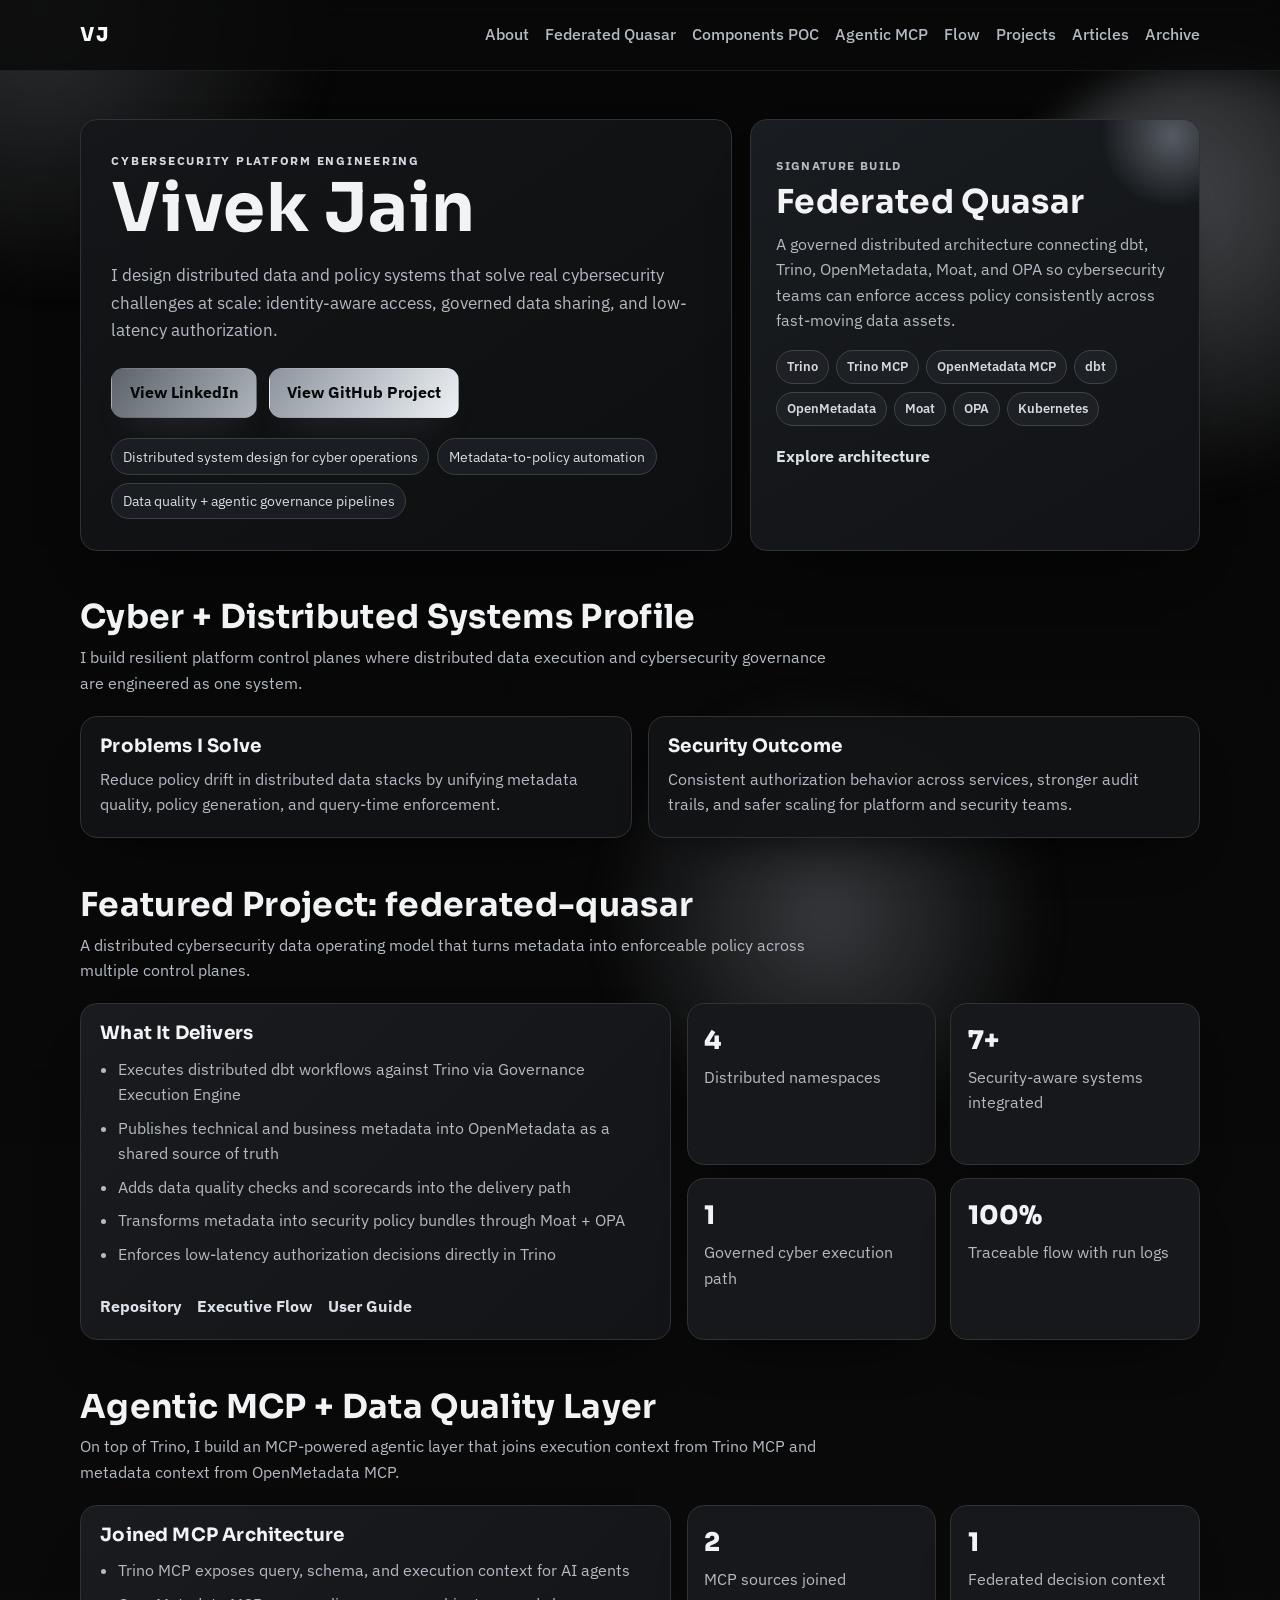
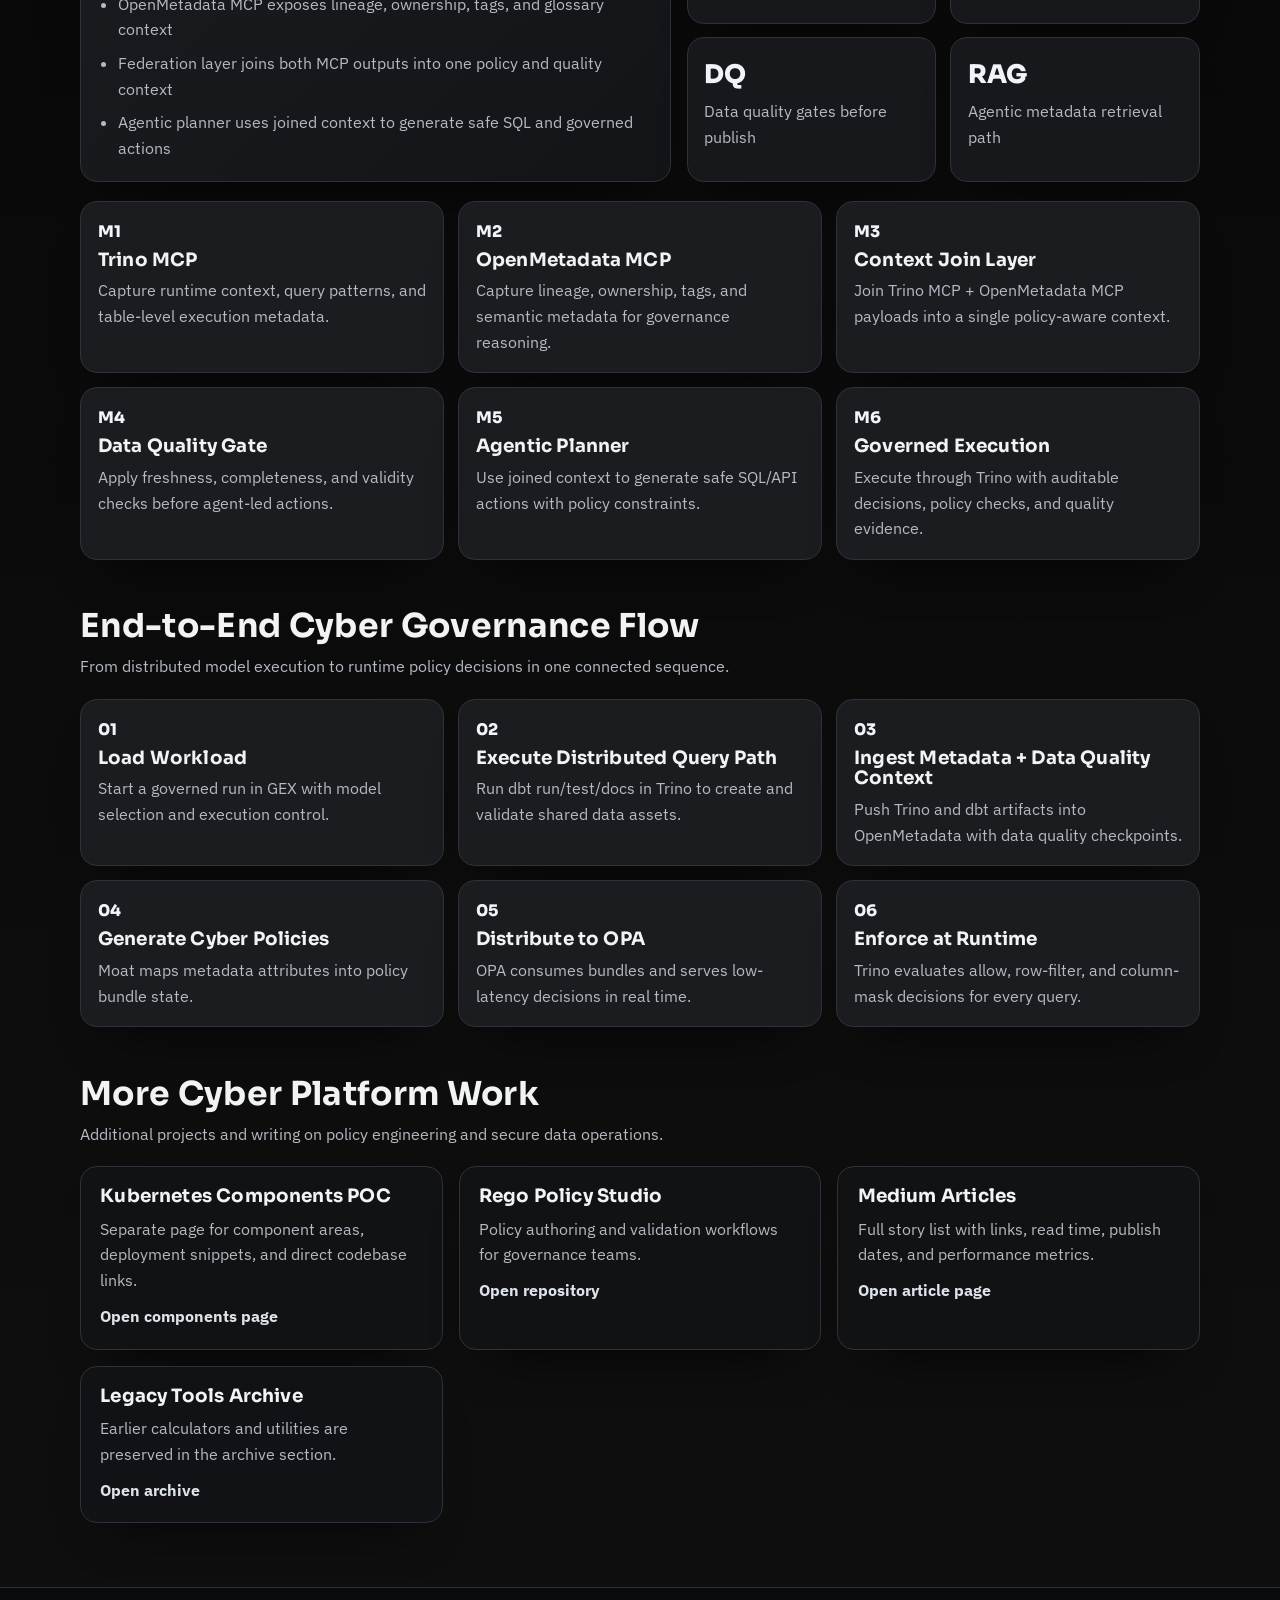
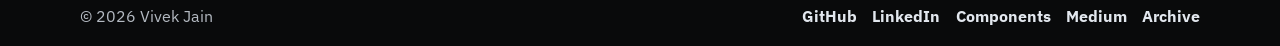
<file: index.html>
<!DOCTYPE html>
<html lang="en">
  <head>
    <meta charset="UTF-8" />
    <meta name="viewport" content="width=device-width, initial-scale=1.0" />
    <title>Vivek Jain | Data Platform Engineer</title>
    <meta
      name="description"
      content="Vivek Jain's portfolio highlighting distributed cybersecurity data platforms, federated-quasar, and policy-driven governance automation."
    />
    <link rel="preconnect" href="https://fonts.googleapis.com" />
    <link rel="preconnect" href="https://fonts.gstatic.com" crossorigin />
    <link
      href="https://fonts.googleapis.com/css2?family=IBM+Plex+Sans:wght@400;500;600;700&family=Sora:wght@500;600;700;800&display=swap"
      rel="stylesheet"
    />
    <link rel="stylesheet" href="styles.css" />
  </head>
  <body>
    <div class="orb orb-sun" aria-hidden="true"></div>
    <div class="orb orb-sea" aria-hidden="true"></div>
    <div class="orb orb-sky" aria-hidden="true"></div>

    <header class="site-header">
      <div class="wrap nav-shell">
        <a class="logo" href="#home">VJ</a>
        <nav class="nav-links" aria-label="Primary navigation">
          <a href="#about">About</a>
          <a href="#federated">Federated Quasar</a>
          <a href="/components.html">Components POC</a>
          <a href="#agentic">Agentic MCP</a>
          <a href="#flow">Flow</a>
          <a href="#projects">Projects</a>
          <a href="/medium.html">Articles</a>
          <a href="/archive/">Archive</a>
        </nav>
      </div>
    </header>

    <main id="home">
      <section class="wrap hero reveal">
        <div class="hero-copy">
          <p class="eyebrow">Cybersecurity Platform Engineering</p>
          <h1>Vivek Jain</h1>
          <p class="lead">
            I design distributed data and policy systems that solve real
            cybersecurity challenges at scale: identity-aware access, governed
            data sharing, and low-latency authorization.
          </p>
          <div class="hero-actions">
            <a
              class="btn btn-primary"
              href="https://www.linkedin.com/in/vjain143/"
              target="_blank"
              rel="noopener noreferrer"
            >
              View LinkedIn
            </a>
            <a
              class="btn btn-secondary"
              href="https://github.com/vjain143/federated-quasar"
              target="_blank"
              rel="noopener noreferrer"
            >
              View GitHub Project
            </a>
          </div>
          <ul class="quick-facts">
            <li>Distributed system design for cyber operations</li>
            <li>Metadata-to-policy automation</li>
            <li>Data quality + agentic governance pipelines</li>
          </ul>
        </div>

        <aside class="hero-panel">
          <p class="panel-label">Signature Build</p>
          <h2>Federated Quasar</h2>
          <p>
            A governed distributed architecture connecting dbt, Trino,
            OpenMetadata, Moat, and OPA so cybersecurity teams can enforce
            access policy consistently across fast-moving data assets.
          </p>
          <div class="tech-stack" aria-label="Core stack">
            <span>Trino</span>
            <span>Trino MCP</span>
            <span>OpenMetadata MCP</span>
            <span>dbt</span>
            <span>OpenMetadata</span>
            <span>Moat</span>
            <span>OPA</span>
            <span>Kubernetes</span>
          </div>
          <a class="panel-link" href="#federated">Explore architecture</a>
        </aside>
      </section>

      <section id="about" class="wrap section reveal">
        <div class="section-head">
          <h2>Cyber + Distributed Systems Profile</h2>
          <p>
            I build resilient platform control planes where distributed data
            execution and cybersecurity governance are engineered as one system.
          </p>
        </div>
        <div class="profile-grid">
          <article class="card">
            <h3>Problems I Solve</h3>
            <p>
              Reduce policy drift in distributed data stacks by unifying
              metadata quality, policy generation, and query-time enforcement.
            </p>
          </article>
          <article class="card">
            <h3>Security Outcome</h3>
            <p>
              Consistent authorization behavior across services, stronger audit
              trails, and safer scaling for platform and security teams.
            </p>
          </article>
        </div>
      </section>

      <section id="federated" class="wrap section reveal">
        <div class="section-head">
          <h2>Featured Project: federated-quasar</h2>
          <p>
            A distributed cybersecurity data operating model that turns metadata
            into enforceable policy across multiple control planes.
          </p>
        </div>

        <div class="feature-grid">
          <article class="card card-strong">
            <h3>What It Delivers</h3>
            <ul class="check-list">
              <li>Executes distributed dbt workflows against Trino via Governance Execution Engine</li>
              <li>Publishes technical and business metadata into OpenMetadata as a shared source of truth</li>
              <li>Adds data quality checks and scorecards into the delivery path</li>
              <li>Transforms metadata into security policy bundles through Moat + OPA</li>
              <li>Enforces low-latency authorization decisions directly in Trino</li>
            </ul>
            <div class="link-row">
              <a
                href="https://github.com/vjain143/federated-quasar"
                target="_blank"
                rel="noopener noreferrer"
              >
                Repository
              </a>
              <a
                href="https://github.com/vjain143/federated-quasar/blob/main/docs/EXECUTIVE-README.md"
                target="_blank"
                rel="noopener noreferrer"
              >
                Executive Flow
              </a>
              <a
                href="https://github.com/vjain143/federated-quasar/blob/main/docs/DBT-USER-GUIDE.md"
                target="_blank"
                rel="noopener noreferrer"
              >
                User Guide
              </a>
            </div>
          </article>

          <div class="metric-grid">
            <article class="metric-card">
              <p class="metric-value">4</p>
              <p class="metric-label">Distributed namespaces</p>
            </article>
            <article class="metric-card">
              <p class="metric-value">7+</p>
              <p class="metric-label">Security-aware systems integrated</p>
            </article>
            <article class="metric-card">
              <p class="metric-value">1</p>
              <p class="metric-label">Governed cyber execution path</p>
            </article>
            <article class="metric-card">
              <p class="metric-value">100%</p>
              <p class="metric-label">Traceable flow with run logs</p>
            </article>
          </div>
        </div>
      </section>

      <section id="agentic" class="wrap section reveal">
        <div class="section-head">
          <h2>Agentic MCP + Data Quality Layer</h2>
          <p>
            On top of Trino, I build an MCP-powered agentic layer that joins
            execution context from Trino MCP and metadata context from
            OpenMetadata MCP.
          </p>
        </div>

        <div class="feature-grid">
          <article class="card card-strong">
            <h3>Joined MCP Architecture</h3>
            <ul class="check-list">
              <li>Trino MCP exposes query, schema, and execution context for AI agents</li>
              <li>OpenMetadata MCP exposes lineage, ownership, tags, and glossary context</li>
              <li>Federation layer joins both MCP outputs into one policy and quality context</li>
              <li>Agentic planner uses joined context to generate safe SQL and governed actions</li>
            </ul>
          </article>

          <div class="metric-grid">
            <article class="metric-card">
              <p class="metric-value">2</p>
              <p class="metric-label">MCP sources joined</p>
            </article>
            <article class="metric-card">
              <p class="metric-value">1</p>
              <p class="metric-label">Federated decision context</p>
            </article>
            <article class="metric-card">
              <p class="metric-value">DQ</p>
              <p class="metric-label">Data quality gates before publish</p>
            </article>
            <article class="metric-card">
              <p class="metric-value">RAG</p>
              <p class="metric-label">Agentic metadata retrieval path</p>
            </article>
          </div>
        </div>

        <div class="flow-grid mcp-flow">
          <article class="flow-card">
            <span>M1</span>
            <h3>Trino MCP</h3>
            <p>Capture runtime context, query patterns, and table-level execution metadata.</p>
          </article>
          <article class="flow-card">
            <span>M2</span>
            <h3>OpenMetadata MCP</h3>
            <p>Capture lineage, ownership, tags, and semantic metadata for governance reasoning.</p>
          </article>
          <article class="flow-card">
            <span>M3</span>
            <h3>Context Join Layer</h3>
            <p>Join Trino MCP + OpenMetadata MCP payloads into a single policy-aware context.</p>
          </article>
          <article class="flow-card">
            <span>M4</span>
            <h3>Data Quality Gate</h3>
            <p>Apply freshness, completeness, and validity checks before agent-led actions.</p>
          </article>
          <article class="flow-card">
            <span>M5</span>
            <h3>Agentic Planner</h3>
            <p>Use joined context to generate safe SQL/API actions with policy constraints.</p>
          </article>
          <article class="flow-card">
            <span>M6</span>
            <h3>Governed Execution</h3>
            <p>Execute through Trino with auditable decisions, policy checks, and quality evidence.</p>
          </article>
        </div>
      </section>

      <section id="flow" class="wrap section reveal">
        <div class="section-head">
          <h2>End-to-End Cyber Governance Flow</h2>
          <p>From distributed model execution to runtime policy decisions in one connected sequence.</p>
        </div>
        <div class="flow-grid">
          <article class="flow-card">
            <span>01</span>
            <h3>Load Workload</h3>
            <p>Start a governed run in GEX with model selection and execution control.</p>
          </article>
          <article class="flow-card">
            <span>02</span>
            <h3>Execute Distributed Query Path</h3>
            <p>Run dbt run/test/docs in Trino to create and validate shared data assets.</p>
          </article>
          <article class="flow-card">
            <span>03</span>
            <h3>Ingest Metadata + Data Quality Context</h3>
            <p>Push Trino and dbt artifacts into OpenMetadata with data quality checkpoints.</p>
          </article>
          <article class="flow-card">
            <span>04</span>
            <h3>Generate Cyber Policies</h3>
            <p>Moat maps metadata attributes into policy bundle state.</p>
          </article>
          <article class="flow-card">
            <span>05</span>
            <h3>Distribute to OPA</h3>
            <p>OPA consumes bundles and serves low-latency decisions in real time.</p>
          </article>
          <article class="flow-card">
            <span>06</span>
            <h3>Enforce at Runtime</h3>
            <p>Trino evaluates allow, row-filter, and column-mask decisions for every query.</p>
          </article>
        </div>
      </section>

      <section id="projects" class="wrap section reveal">
        <div class="section-head">
          <h2>More Cyber Platform Work</h2>
          <p>Additional projects and writing on policy engineering and secure data operations.</p>
        </div>
        <div class="project-grid">
          <article class="card">
            <h3>Kubernetes Components POC</h3>
            <p>
              Separate page for component areas, deployment snippets, and
              direct codebase links.
            </p>
            <a href="/components.html">Open components page</a>
          </article>
          <article class="card">
            <h3>Rego Policy Studio</h3>
            <p>
              Policy authoring and validation workflows for governance teams.
            </p>
            <a
              href="https://github.com/vjain143/rego-policy-studio"
              target="_blank"
              rel="noopener noreferrer"
            >
              Open repository
            </a>
          </article>
          <article class="card">
            <h3>Medium Articles</h3>
            <p>
              Full story list with links, read time, publish dates, and
              performance metrics.
            </p>
            <a href="/medium.html">Open article page</a>
          </article>
          <article class="card">
            <h3>Legacy Tools Archive</h3>
            <p>
              Earlier calculators and utilities are preserved in the archive
              section.
            </p>
            <a href="/archive/">Open archive</a>
          </article>
        </div>
      </section>
    </main>

    <footer class="site-footer">
      <div class="wrap footer-shell">
        <p>&copy; <span id="year"></span> Vivek Jain</p>
        <div class="footer-links">
          <a href="https://github.com/vjain143" target="_blank" rel="noopener noreferrer">GitHub</a>
          <a href="https://www.linkedin.com/in/vjain143/" target="_blank" rel="noopener noreferrer">LinkedIn</a>
          <a href="/components.html">Components</a>
          <a href="/medium.html">Medium</a>
          <a href="/archive/">Archive</a>
        </div>
      </div>
    </footer>

    <script>
      document.getElementById("year").textContent = new Date().getFullYear();

      const observer = new IntersectionObserver(
        (entries) => {
          entries.forEach((entry) => {
            if (entry.isIntersecting) {
              entry.target.classList.add("is-visible");
            }
          });
        },
        { threshold: 0.18 }
      );

      document.querySelectorAll(".reveal").forEach((item) => observer.observe(item));
    </script>
  </body>
</html>
</file>
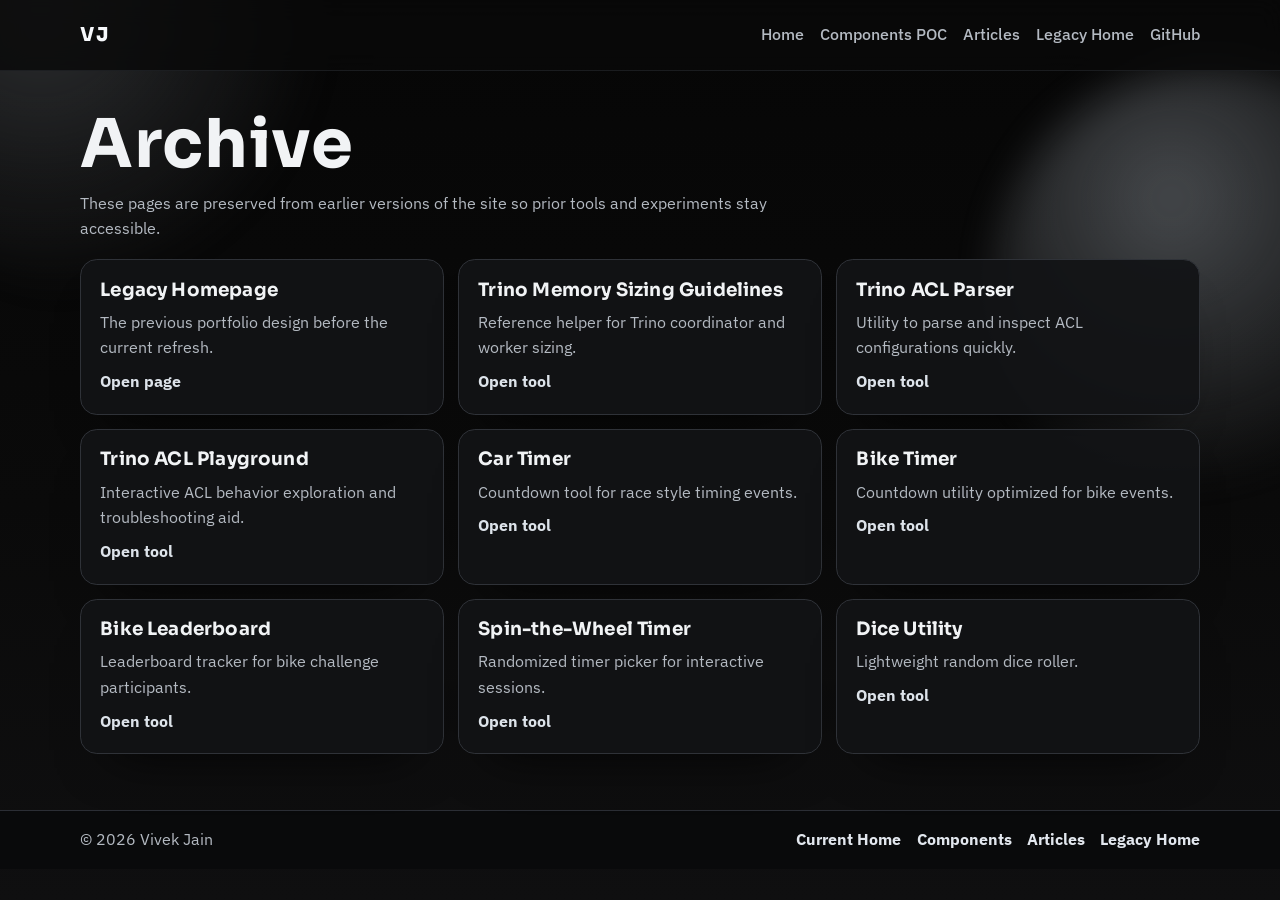
<file: archive/index.html>
<!DOCTYPE html>
<html lang="en">
  <head>
    <meta charset="UTF-8" />
    <meta name="viewport" content="width=device-width, initial-scale=1.0" />
    <title>Vivek Jain | Archive</title>
    <meta
      name="description"
      content="Archived pages and legacy tools from Vivek Jain's GitHub Pages site."
    />
    <link rel="preconnect" href="https://fonts.googleapis.com" />
    <link rel="preconnect" href="https://fonts.gstatic.com" crossorigin />
    <link
      href="https://fonts.googleapis.com/css2?family=IBM+Plex+Sans:wght@400;500;600;700&family=Sora:wght@500;600;700;800&display=swap"
      rel="stylesheet"
    />
    <link rel="stylesheet" href="../styles.css" />
  </head>
  <body>
    <div class="orb orb-sun" aria-hidden="true"></div>
    <div class="orb orb-sea" aria-hidden="true"></div>

    <header class="site-header">
      <div class="wrap nav-shell">
        <a class="logo" href="/">VJ</a>
        <nav class="nav-links" aria-label="Archive navigation">
          <a href="/">Home</a>
          <a href="/components.html">Components POC</a>
          <a href="/medium.html">Articles</a>
          <a href="legacy-home.html">Legacy Home</a>
          <a href="https://github.com/vjain143" target="_blank" rel="noopener noreferrer">GitHub</a>
        </nav>
      </div>
    </header>

    <main class="archive-layout">
      <section class="wrap archive-head reveal">
        <h1>Archive</h1>
        <p>
          These pages are preserved from earlier versions of the site so prior
          tools and experiments stay accessible.
        </p>
      </section>

      <section class="wrap archive-grid reveal">
        <article class="card">
          <h3>Legacy Homepage</h3>
          <p>The previous portfolio design before the current refresh.</p>
          <a href="legacy-home.html">Open page</a>
        </article>
        <article class="card">
          <h3>Trino Memory Sizing Guidelines</h3>
          <p>Reference helper for Trino coordinator and worker sizing.</p>
          <a href="Trino_Memory_Sizing_Guidelines.html">Open tool</a>
        </article>
        <article class="card">
          <h3>Trino ACL Parser</h3>
          <p>Utility to parse and inspect ACL configurations quickly.</p>
          <a href="Trino_ACL_Parser.html">Open tool</a>
        </article>
        <article class="card">
          <h3>Trino ACL Playground</h3>
          <p>Interactive ACL behavior exploration and troubleshooting aid.</p>
          <a href="TrinoACL.html">Open tool</a>
        </article>
        <article class="card">
          <h3>Car Timer</h3>
          <p>Countdown tool for race style timing events.</p>
          <a href="Timer_Cars.html">Open tool</a>
        </article>
        <article class="card">
          <h3>Bike Timer</h3>
          <p>Countdown utility optimized for bike events.</p>
          <a href="Timer_Bikes.html">Open tool</a>
        </article>
        <article class="card">
          <h3>Bike Leaderboard</h3>
          <p>Leaderboard tracker for bike challenge participants.</p>
          <a href="Timer_Bikes_Leaderboard.html">Open tool</a>
        </article>
        <article class="card">
          <h3>Spin-the-Wheel Timer</h3>
          <p>Randomized timer picker for interactive sessions.</p>
          <a href="Spin-the-Wheel-Timer.html">Open tool</a>
        </article>
        <article class="card">
          <h3>Dice Utility</h3>
          <p>Lightweight random dice roller.</p>
          <a href="Dice.html">Open tool</a>
        </article>
      </section>
    </main>

    <footer class="site-footer">
      <div class="wrap footer-shell">
        <p>&copy; <span id="year"></span> Vivek Jain</p>
        <div class="footer-links">
          <a href="/">Current Home</a>
          <a href="/components.html">Components</a>
          <a href="/medium.html">Articles</a>
          <a href="legacy-home.html">Legacy Home</a>
        </div>
      </div>
    </footer>

    <script>
      document.getElementById("year").textContent = new Date().getFullYear();
      const observer = new IntersectionObserver(
        (entries) => {
          entries.forEach((entry) => {
            if (entry.isIntersecting) {
              entry.target.classList.add("is-visible");
            }
          });
        },
        { threshold: 0.16 }
      );
      document.querySelectorAll(".reveal").forEach((item) => observer.observe(item));
    </script>
  </body>
</html>
</file>
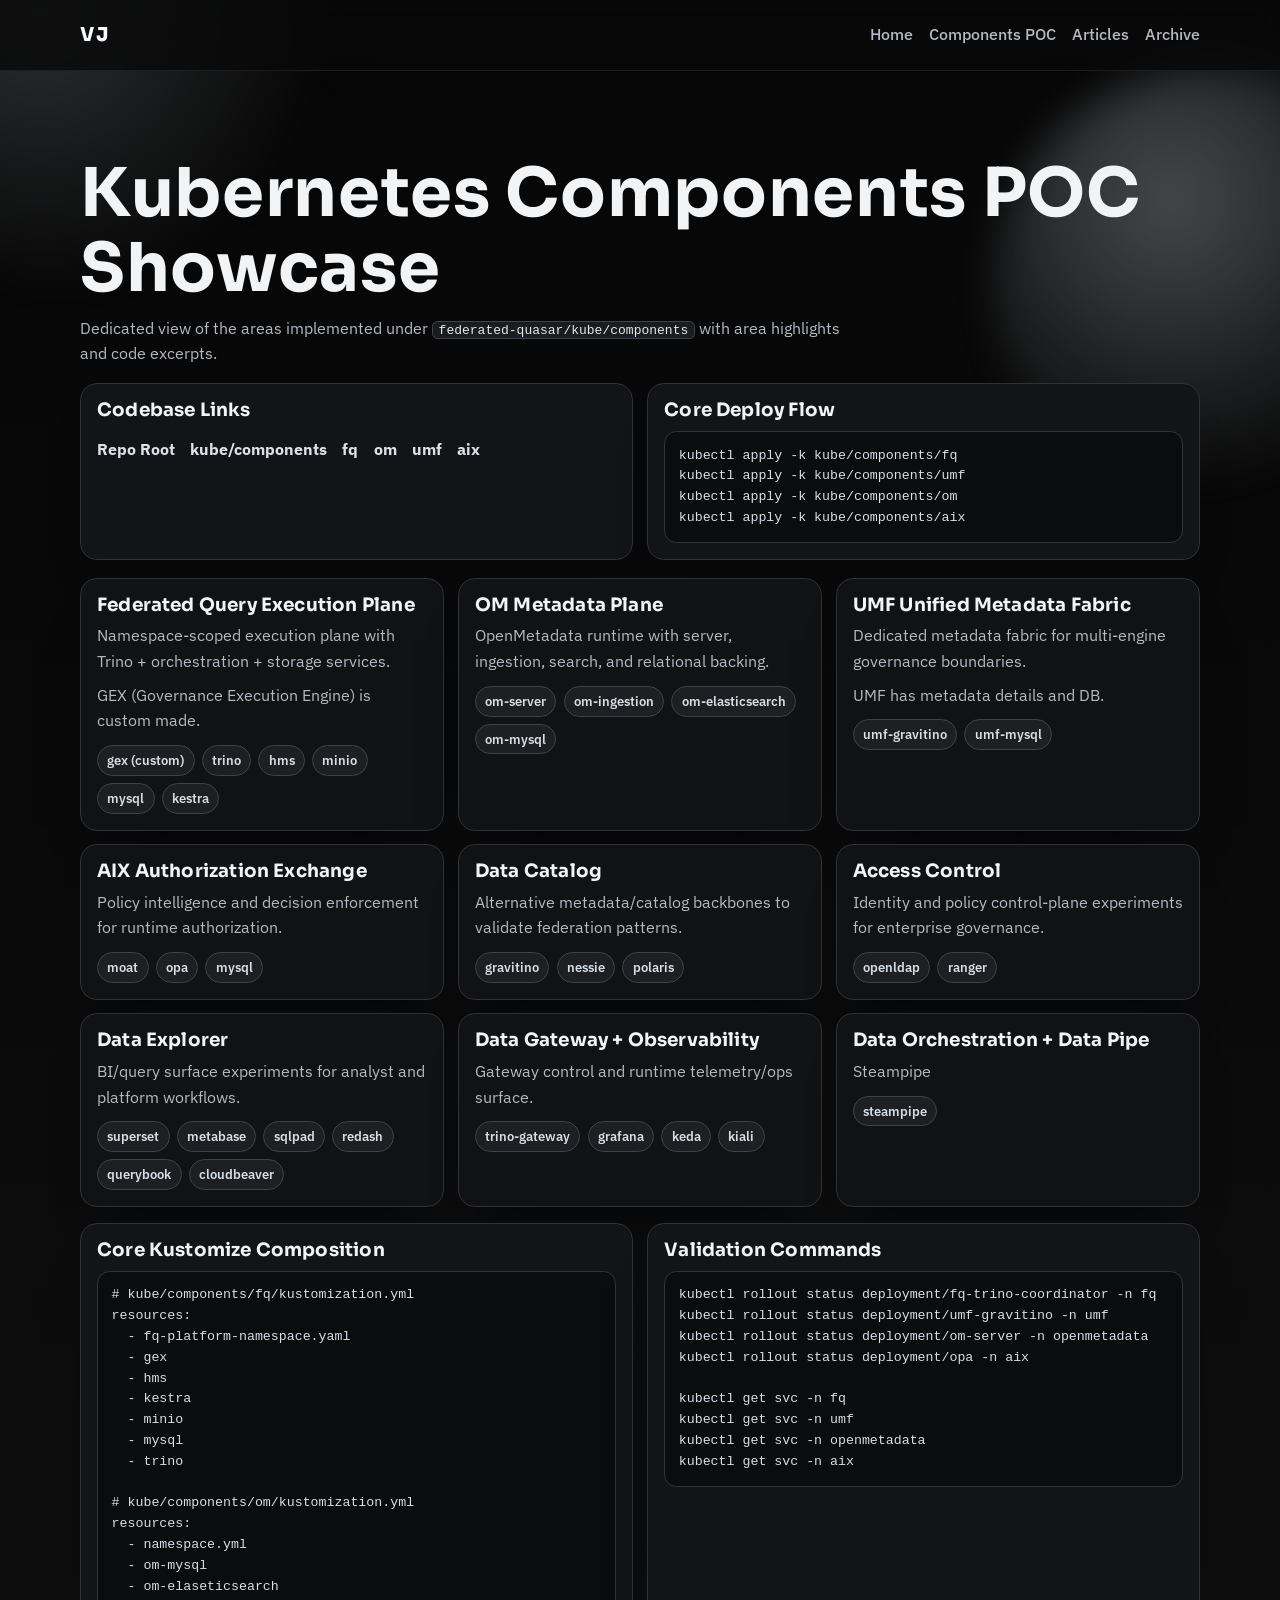
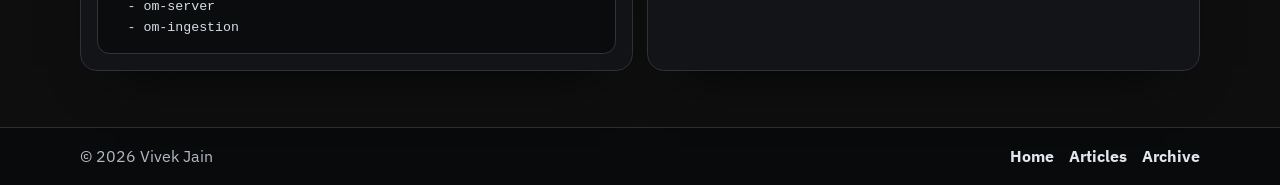
<file: components.html>
<!DOCTYPE html>
<html lang="en">
  <head>
    <meta charset="UTF-8" />
    <meta name="viewport" content="width=device-width, initial-scale=1.0" />
    <title>Vivek Jain | Kubernetes Components POC</title>
    <meta
      name="description"
      content="Kubernetes Components POC showcase from federated-quasar with area highlights, code snippets, and codebase links."
    />
    <link rel="preconnect" href="https://fonts.googleapis.com" />
    <link rel="preconnect" href="https://fonts.gstatic.com" crossorigin />
    <link
      href="https://fonts.googleapis.com/css2?family=IBM+Plex+Sans:wght@400;500;600;700&family=Sora:wght@500;600;700;800&display=swap"
      rel="stylesheet"
    />
    <link rel="stylesheet" href="styles.css" />
  </head>
  <body>
    <div class="orb orb-sun" aria-hidden="true"></div>
    <div class="orb orb-sea" aria-hidden="true"></div>

    <header class="site-header">
      <div class="wrap nav-shell">
        <a class="logo" href="/">VJ</a>
        <nav class="nav-links" aria-label="Primary navigation">
          <a href="/">Home</a>
          <a href="/components.html">Components POC</a>
          <a href="/medium.html">Articles</a>
          <a href="/archive/">Archive</a>
        </nav>
      </div>
    </header>

    <main class="articles-layout">
      <section class="wrap section reveal">
        <div class="section-head">
          <h1>Kubernetes Components POC Showcase</h1>
          <p>
            Dedicated view of the areas implemented under
            <code>federated-quasar/kube/components</code> with area highlights
            and code excerpts.
          </p>
        </div>

        <div class="component-code-grid">
          <article class="code-card">
            <h3>Codebase Links</h3>
            <div class="link-row">
              <a href="https://github.com/vjain143/federated-quasar" target="_blank" rel="noopener noreferrer">Repo Root</a>
              <a href="https://github.com/vjain143/federated-quasar/tree/main/kube/components" target="_blank" rel="noopener noreferrer">kube/components</a>
              <a href="https://github.com/vjain143/federated-quasar/tree/main/kube/components/fq" target="_blank" rel="noopener noreferrer">fq</a>
              <a href="https://github.com/vjain143/federated-quasar/tree/main/kube/components/om" target="_blank" rel="noopener noreferrer">om</a>
              <a href="https://github.com/vjain143/federated-quasar/tree/main/kube/components/umf" target="_blank" rel="noopener noreferrer">umf</a>
              <a href="https://github.com/vjain143/federated-quasar/tree/main/kube/components/aix" target="_blank" rel="noopener noreferrer">aix</a>
            </div>
          </article>
          <article class="code-card">
            <h3>Core Deploy Flow</h3>
            <pre><code>kubectl apply -k kube/components/fq
kubectl apply -k kube/components/umf
kubectl apply -k kube/components/om
kubectl apply -k kube/components/aix</code></pre>
          </article>
        </div>

        <div class="area-grid">
          <article class="area-card">
            <h3>Federated Query Execution Plane</h3>
            <p>Namespace-scoped execution plane with Trino + orchestration + storage services.</p>
            <p>GEX (Governance Execution Engine) is custom made.</p>
            <div class="area-links">
              <a href="https://github.com/vjain143/federated-quasar/tree/main/docker/gex" target="_blank" rel="noopener noreferrer">gex (custom)</a>
              <a href="https://trino.io/" target="_blank" rel="noopener noreferrer">trino</a>
              <a href="https://hive.apache.org/" target="_blank" rel="noopener noreferrer">hms</a>
              <a href="https://min.io/" target="_blank" rel="noopener noreferrer">minio</a>
              <a href="https://www.mysql.com/" target="_blank" rel="noopener noreferrer">mysql</a>
              <a href="https://kestra.io/" target="_blank" rel="noopener noreferrer">kestra</a>
            </div>
          </article>
          <article class="area-card">
            <h3>OM Metadata Plane</h3>
            <p>OpenMetadata runtime with server, ingestion, search, and relational backing.</p>
            <div class="area-links">
              <a href="https://open-metadata.org/" target="_blank" rel="noopener noreferrer">om-server</a>
              <a href="https://docs.open-metadata.org/connectors/ingestion" target="_blank" rel="noopener noreferrer">om-ingestion</a>
              <a href="https://www.elastic.co/elasticsearch" target="_blank" rel="noopener noreferrer">om-elasticsearch</a>
              <a href="https://www.mysql.com/" target="_blank" rel="noopener noreferrer">om-mysql</a>
            </div>
          </article>
          <article class="area-card">
            <h3>UMF Unified Metadata Fabric</h3>
            <p>Dedicated metadata fabric for multi-engine governance boundaries.</p>
            <p>UMF has metadata details and DB.</p>
            <div class="area-links">
              <a href="https://gravitino.apache.org/" target="_blank" rel="noopener noreferrer">umf-gravitino</a>
              <a href="https://www.mysql.com/" target="_blank" rel="noopener noreferrer">umf-mysql</a>
            </div>
          </article>
          <article class="area-card">
            <h3>AIX Authorization Exchange</h3>
            <p>Policy intelligence and decision enforcement for runtime authorization.</p>
            <div class="area-links">
              <a href="https://github.com/vjain143/federated-quasar/tree/main/docker/moat" target="_blank" rel="noopener noreferrer">moat</a>
              <a href="https://www.openpolicyagent.org/" target="_blank" rel="noopener noreferrer">opa</a>
              <a href="https://www.mysql.com/" target="_blank" rel="noopener noreferrer">mysql</a>
            </div>
          </article>
          <article class="area-card">
            <h3>Data Catalog</h3>
            <p>Alternative metadata/catalog backbones to validate federation patterns.</p>
            <div class="area-links">
              <a href="https://gravitino.apache.org/" target="_blank" rel="noopener noreferrer">gravitino</a>
              <a href="https://projectnessie.org/" target="_blank" rel="noopener noreferrer">nessie</a>
              <a href="https://polaris.apache.org/" target="_blank" rel="noopener noreferrer">polaris</a>
            </div>
          </article>
          <article class="area-card">
            <h3>Access Control</h3>
            <p>Identity and policy control-plane experiments for enterprise governance.</p>
            <div class="area-links">
              <a href="https://www.openldap.org/" target="_blank" rel="noopener noreferrer">openldap</a>
              <a href="https://ranger.apache.org/" target="_blank" rel="noopener noreferrer">ranger</a>
            </div>
          </article>
          <article class="area-card">
            <h3>Data Explorer</h3>
            <p>BI/query surface experiments for analyst and platform workflows.</p>
            <div class="area-links">
              <a href="https://superset.apache.org/" target="_blank" rel="noopener noreferrer">superset</a>
              <a href="https://www.metabase.com/" target="_blank" rel="noopener noreferrer">metabase</a>
              <a href="https://sqlpad.github.io/en/" target="_blank" rel="noopener noreferrer">sqlpad</a>
              <a href="https://redash.io/" target="_blank" rel="noopener noreferrer">redash</a>
              <a href="https://www.querybook.org/" target="_blank" rel="noopener noreferrer">querybook</a>
              <a href="https://dbeaver.com/cloudbeaver/" target="_blank" rel="noopener noreferrer">cloudbeaver</a>
            </div>
          </article>
          <article class="area-card">
            <h3>Data Gateway + Observability</h3>
            <p>Gateway control and runtime telemetry/ops surface.</p>
            <div class="area-links">
              <a href="https://github.com/trinodb/trino-gateway" target="_blank" rel="noopener noreferrer">trino-gateway</a>
              <a href="https://grafana.com/" target="_blank" rel="noopener noreferrer">grafana</a>
              <a href="https://keda.sh/" target="_blank" rel="noopener noreferrer">keda</a>
              <a href="https://kiali.io/" target="_blank" rel="noopener noreferrer">kiali</a>
            </div>
          </article>
          <article class="area-card">
            <h3>Data Orchestration + Data Pipe</h3>
            <p>Steampipe</p>
            <div class="area-links">
              <a href="https://steampipe.io/" target="_blank" rel="noopener noreferrer">steampipe</a>
            </div>
          </article>
        </div>

        <div class="component-code-grid">
          <article class="code-card">
            <h3>Core Kustomize Composition</h3>
            <pre><code># kube/components/fq/kustomization.yml
resources:
  - fq-platform-namespace.yaml
  - gex
  - hms
  - kestra
  - minio
  - mysql
  - trino

# kube/components/om/kustomization.yml
resources:
  - namespace.yml
  - om-mysql
  - om-elaseticsearch
  - om-server
  - om-ingestion</code></pre>
          </article>
          <article class="code-card">
            <h3>Validation Commands</h3>
            <pre><code>kubectl rollout status deployment/fq-trino-coordinator -n fq
kubectl rollout status deployment/umf-gravitino -n umf
kubectl rollout status deployment/om-server -n openmetadata
kubectl rollout status deployment/opa -n aix

kubectl get svc -n fq
kubectl get svc -n umf
kubectl get svc -n openmetadata
kubectl get svc -n aix</code></pre>
          </article>
        </div>
      </section>
    </main>

    <footer class="site-footer">
      <div class="wrap footer-shell">
        <p>&copy; <span id="year"></span> Vivek Jain</p>
        <div class="footer-links">
          <a href="/">Home</a>
          <a href="/medium.html">Articles</a>
          <a href="/archive/">Archive</a>
        </div>
      </div>
    </footer>

    <script>
      document.getElementById("year").textContent = new Date().getFullYear();
      const observer = new IntersectionObserver(
        (entries) => {
          entries.forEach((entry) => {
            if (entry.isIntersecting) {
              entry.target.classList.add("is-visible");
            }
          });
        },
        { threshold: 0.16 }
      );
      document.querySelectorAll(".reveal").forEach((item) => observer.observe(item));
    </script>
  </body>
</html>
</file>
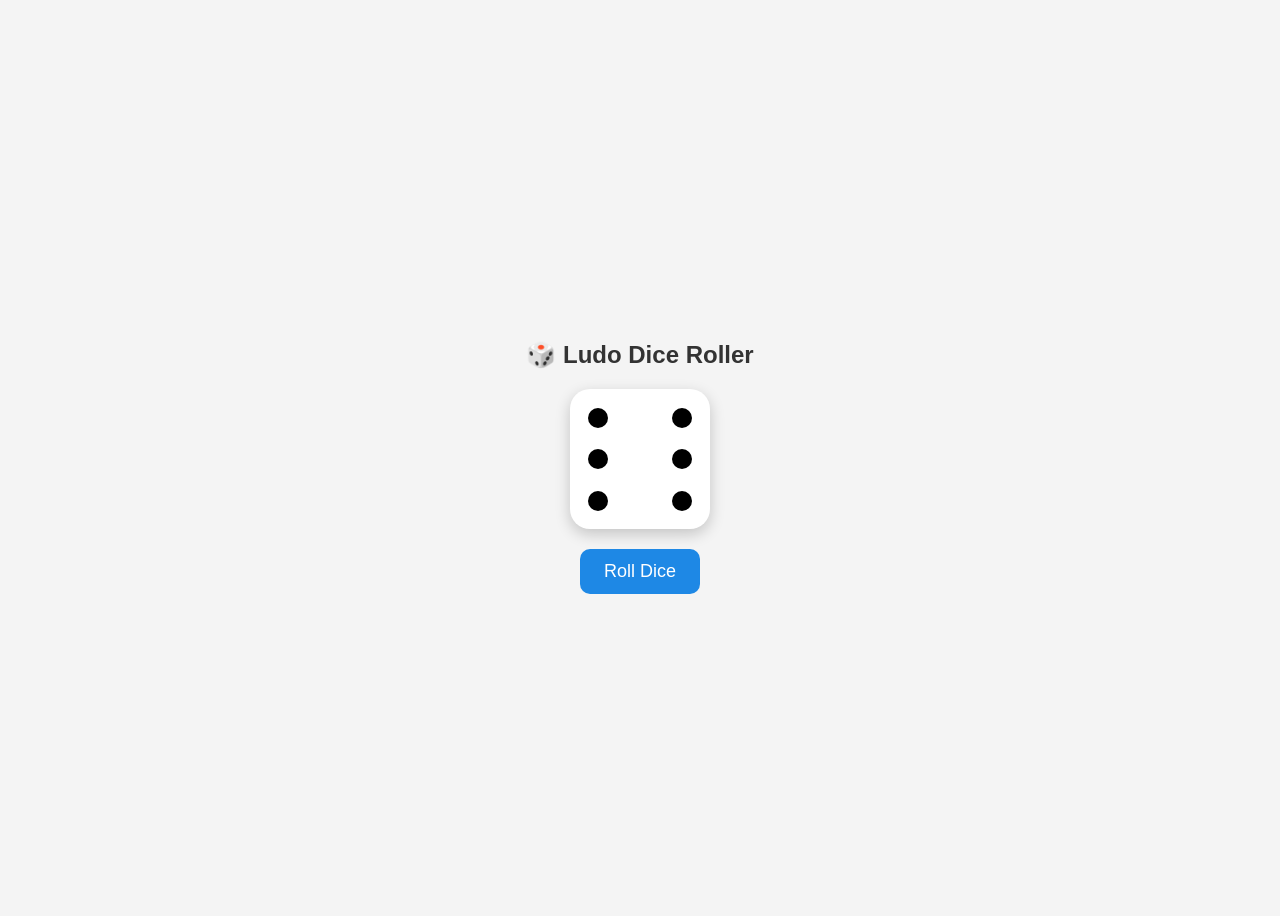
<file: Dice.html>
<!DOCTYPE html>
<html lang="en">
<head>
  <meta charset="UTF-8">
  <title>Ludo Dice Roller</title>
  <style>
    body {
      font-family: sans-serif;
      background: #f4f4f4;
      display: flex;
      justify-content: center;
      align-items: center;
      height: 100vh;
    }

    .dice-container {
      text-align: center;
    }

    .dice {
      width: 120px;
      height: 120px;
      background-color: white;
      border-radius: 20px;
      box-shadow: 0 5px 15px rgba(0,0,0,0.2);
      display: grid;
      grid-template-columns: repeat(3, 1fr);
      grid-template-rows: repeat(3, 1fr);
      gap: 5px;
      padding: 10px;
      margin: 20px auto;
    }

    .dot {
      width: 20px;
      height: 20px;
      background-color: black;
      border-radius: 50%;
      justify-self: center;
      align-self: center;
      visibility: hidden;
    }

    .show {
      visibility: visible;
    }

    button {
      padding: 12px 24px;
      font-size: 18px;
      border: none;
      border-radius: 10px;
      background-color: #1e88e5;
      color: white;
      cursor: pointer;
    }

    button:hover {
      background-color: #1565c0;
    }

    h2 {
      color: #333;
    }
  </style>
</head>
<body>

<div class="dice-container">
  <h2>🎲 Ludo Dice Roller</h2>
  <div class="dice" id="dice">
    <div class="dot" id="d1"></div>
    <div class="dot" id="d2"></div>
    <div class="dot" id="d3"></div>
    <div class="dot" id="d4"></div>
    <div class="dot" id="d5"></div>
    <div class="dot" id="d6"></div>
    <div class="dot" id="d7"></div>
    <div class="dot" id="d8"></div>
    <div class="dot" id="d9"></div>
  </div>
  <button onclick="rollDice()">Roll Dice</button>
</div>

<script>
  const dotMap = {
    1: [5],
    2: [1, 9],
    3: [1, 5, 9],
    4: [1, 3, 7, 9],
    5: [1, 3, 5, 7, 9],
    6: [1, 3, 4, 6, 7, 9]
  };

  function rollDice() {
    const diceNumber = Math.floor(Math.random() * 6) + 1;
    for (let i = 1; i <= 9; i++) {
      document.getElementById('d' + i).classList.remove('show');
    }
    dotMap[diceNumber].forEach(i => {
      document.getElementById('d' + i).classList.add('show');
    });
  }

  // Roll once on page load
  rollDice();
</script>

</body>
</html>
</file>
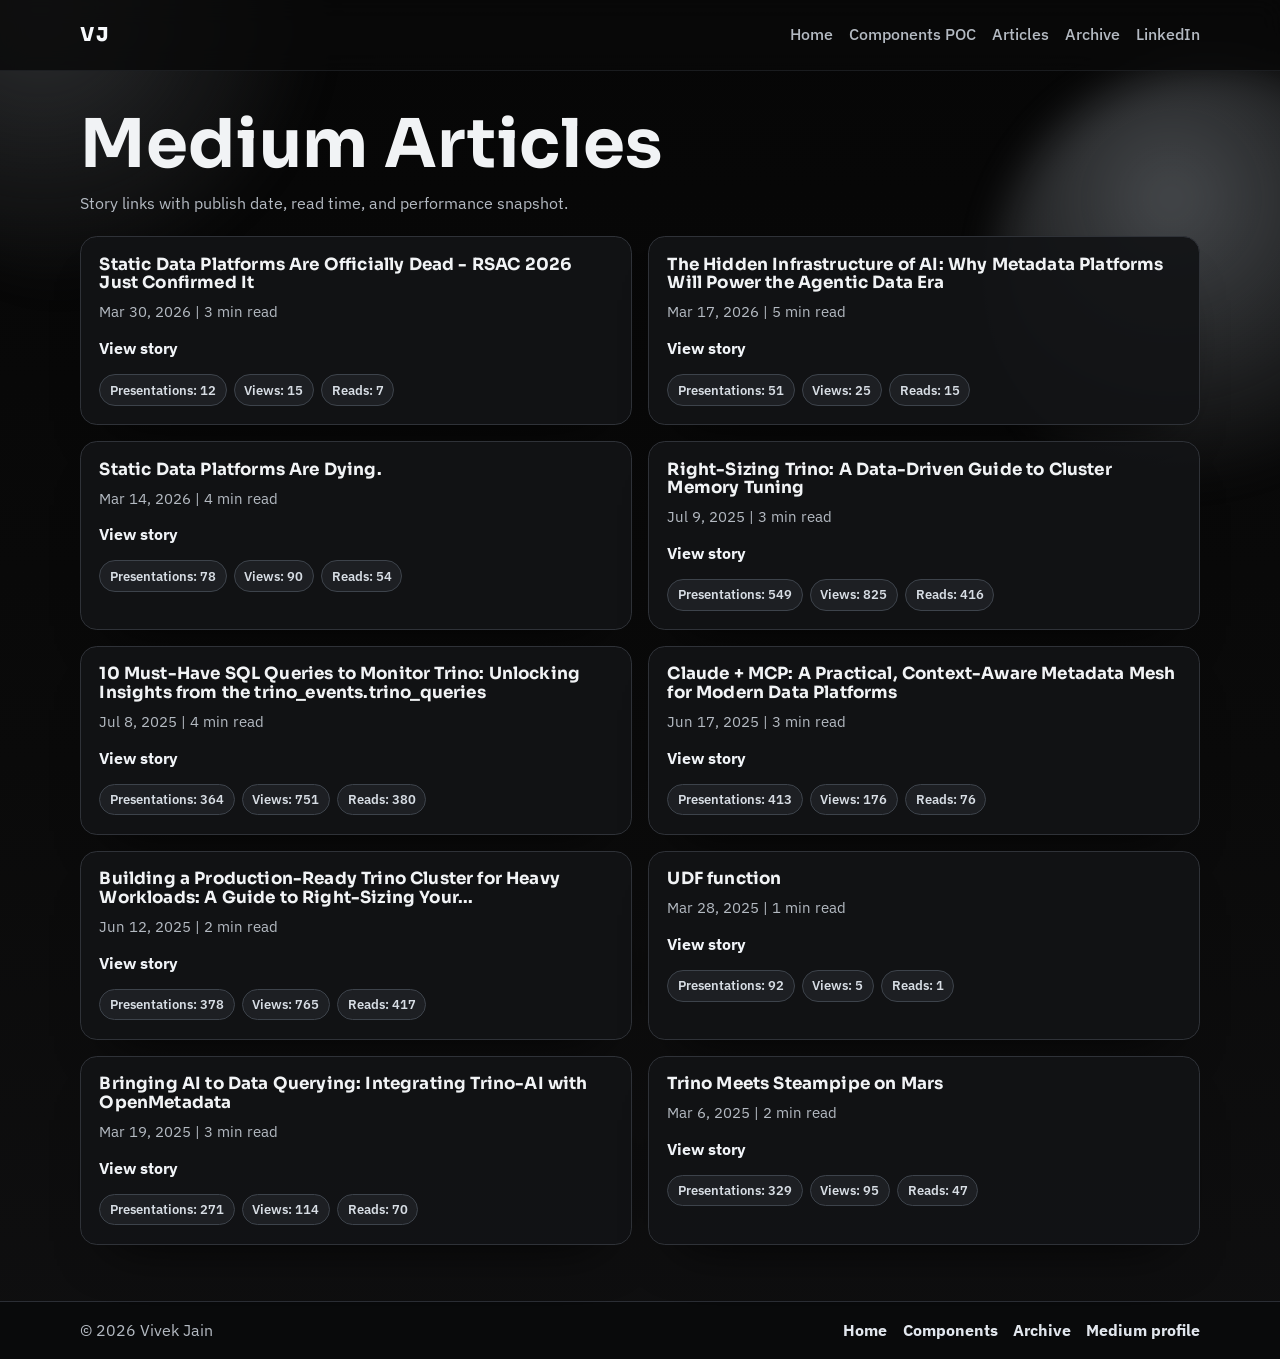
<file: medium.html>
<!DOCTYPE html>
<html lang="en">
  <head>
    <meta charset="UTF-8" />
    <meta name="viewport" content="width=device-width, initial-scale=1.0" />
    <title>Vivek Jain | Medium Articles</title>
    <meta
      name="description"
      content="Medium stories by Vivek Jain with links, publish dates, read time, and article metrics."
    />
    <link rel="preconnect" href="https://fonts.googleapis.com" />
    <link rel="preconnect" href="https://fonts.gstatic.com" crossorigin />
    <link
      href="https://fonts.googleapis.com/css2?family=IBM+Plex+Sans:wght@400;500;600;700&family=Sora:wght@500;600;700;800&display=swap"
      rel="stylesheet"
    />
    <link rel="stylesheet" href="styles.css" />
  </head>
  <body>
    <div class="orb orb-sun" aria-hidden="true"></div>
    <div class="orb orb-sea" aria-hidden="true"></div>

    <header class="site-header">
      <div class="wrap nav-shell">
        <a class="logo" href="/">VJ</a>
        <nav class="nav-links" aria-label="Primary navigation">
          <a href="/">Home</a>
          <a href="/components.html">Components POC</a>
          <a href="/medium.html">Articles</a>
          <a href="/archive/">Archive</a>
          <a href="https://www.linkedin.com/in/vjain143/" target="_blank" rel="noopener noreferrer">LinkedIn</a>
        </nav>
      </div>
    </header>

    <main class="articles-layout">
      <section class="wrap articles-head reveal">
        <h1>Medium Articles</h1>
        <p>
          Story links with publish date, read time, and performance snapshot.
        </p>
      </section>

      <section class="wrap articles-grid reveal">
        <article class="article-card">
          <h3>Static Data Platforms Are Officially Dead - RSAC 2026 Just Confirmed It</h3>
          <p class="article-meta">Mar 30, 2026 | 3 min read</p>
          <a
            href="https://medium.com/@vjain143/static-data-platforms-are-officially-dead-rsac-2026-just-confirmed-it-7e87d08c0523"
            target="_blank"
            rel="noopener noreferrer"
          >
            View story
          </a>
          <div class="metrics-row">
            <span class="metric-item">Presentations: 12</span>
            <span class="metric-item">Views: 15</span>
            <span class="metric-item">Reads: 7</span>
          </div>
        </article>

        <article class="article-card">
          <h3>The Hidden Infrastructure of AI: Why Metadata Platforms Will Power the Agentic Data Era</h3>
          <p class="article-meta">Mar 17, 2026 | 5 min read</p>
          <a
            href="https://medium.com/@vjain143/the-hidden-infrastructure-of-ai-why-metadata-platforms-will-power-the-agentic-data-era-082b109766bb"
            target="_blank"
            rel="noopener noreferrer"
          >
            View story
          </a>
          <div class="metrics-row">
            <span class="metric-item">Presentations: 51</span>
            <span class="metric-item">Views: 25</span>
            <span class="metric-item">Reads: 15</span>
          </div>
        </article>

        <article class="article-card">
          <h3>Static Data Platforms Are Dying.</h3>
          <p class="article-meta">Mar 14, 2026 | 4 min read</p>
          <a
            href="https://medium.com/@vjain143/static-data-platforms-are-dying-6c6396d50e94"
            target="_blank"
            rel="noopener noreferrer"
          >
            View story
          </a>
          <div class="metrics-row">
            <span class="metric-item">Presentations: 78</span>
            <span class="metric-item">Views: 90</span>
            <span class="metric-item">Reads: 54</span>
          </div>
        </article>

        <article class="article-card">
          <h3>Right-Sizing Trino: A Data-Driven Guide to Cluster Memory Tuning</h3>
          <p class="article-meta">Jul 9, 2025 | 3 min read</p>
          <a
            href="https://medium.com/@vjain143/right-sizing-trino-a-data-driven-guide-to-cluster-memory-tuning-a31b6a80c2f6"
            target="_blank"
            rel="noopener noreferrer"
          >
            View story
          </a>
          <div class="metrics-row">
            <span class="metric-item">Presentations: 549</span>
            <span class="metric-item">Views: 825</span>
            <span class="metric-item">Reads: 416</span>
          </div>
        </article>

        <article class="article-card">
          <h3>10 Must-Have SQL Queries to Monitor Trino: Unlocking Insights from the trino_events.trino_queries</h3>
          <p class="article-meta">Jul 8, 2025 | 4 min read</p>
          <a
            href="https://medium.com/@vjain143/10-must-have-sql-queries-to-monitor-trino-unlocking-insights-from-the-trino-events-trino-queries-035f0cc27d80"
            target="_blank"
            rel="noopener noreferrer"
          >
            View story
          </a>
          <div class="metrics-row">
            <span class="metric-item">Presentations: 364</span>
            <span class="metric-item">Views: 751</span>
            <span class="metric-item">Reads: 380</span>
          </div>
        </article>

        <article class="article-card">
          <h3>Claude + MCP: A Practical, Context-Aware Metadata Mesh for Modern Data Platforms</h3>
          <p class="article-meta">Jun 17, 2025 | 3 min read</p>
          <a
            href="https://medium.com/@vjain143/claude-mcp-a-practical-context-aware-metadata-mesh-for-modern-data-platforms-5fab2238a5fe"
            target="_blank"
            rel="noopener noreferrer"
          >
            View story
          </a>
          <div class="metrics-row">
            <span class="metric-item">Presentations: 413</span>
            <span class="metric-item">Views: 176</span>
            <span class="metric-item">Reads: 76</span>
          </div>
        </article>

        <article class="article-card">
          <h3>Building a Production-Ready Trino Cluster for Heavy Workloads: A Guide to Right-Sizing Your...</h3>
          <p class="article-meta">Jun 12, 2025 | 2 min read</p>
          <a
            href="https://medium.com/@vjain143/building-a-production-ready-trino-cluster-for-heavy-workloads-a-guide-to-right-sizing-your-0cd8b0908be0"
            target="_blank"
            rel="noopener noreferrer"
          >
            View story
          </a>
          <div class="metrics-row">
            <span class="metric-item">Presentations: 378</span>
            <span class="metric-item">Views: 765</span>
            <span class="metric-item">Reads: 417</span>
          </div>
        </article>

        <article class="article-card">
          <h3>UDF function</h3>
          <p class="article-meta">Mar 28, 2025 | 1 min read</p>
          <a
            href="https://medium.com/@vjain143/udf-function-15ccee4f2f0b"
            target="_blank"
            rel="noopener noreferrer"
          >
            View story
          </a>
          <div class="metrics-row">
            <span class="metric-item">Presentations: 92</span>
            <span class="metric-item">Views: 5</span>
            <span class="metric-item">Reads: 1</span>
          </div>
        </article>

        <article class="article-card">
          <h3>Bringing AI to Data Querying: Integrating Trino-AI with OpenMetadata</h3>
          <p class="article-meta">Mar 19, 2025 | 3 min read</p>
          <a
            href="https://medium.com/@vjain143/bringing-ai-to-data-querying-integrating-trino-ai-with-openmetadata-df551c1d6fac"
            target="_blank"
            rel="noopener noreferrer"
          >
            View story
          </a>
          <div class="metrics-row">
            <span class="metric-item">Presentations: 271</span>
            <span class="metric-item">Views: 114</span>
            <span class="metric-item">Reads: 70</span>
          </div>
        </article>

        <article class="article-card">
          <h3>Trino Meets Steampipe on Mars</h3>
          <p class="article-meta">Mar 6, 2025 | 2 min read</p>
          <a
            href="https://medium.com/@vjain143/trino-meets-steampipe-on-mars-63382e9e7bfb"
            target="_blank"
            rel="noopener noreferrer"
          >
            View story
          </a>
          <div class="metrics-row">
            <span class="metric-item">Presentations: 329</span>
            <span class="metric-item">Views: 95</span>
            <span class="metric-item">Reads: 47</span>
          </div>
        </article>
      </section>
    </main>

    <footer class="site-footer">
      <div class="wrap footer-shell">
        <p>&copy; <span id="year"></span> Vivek Jain</p>
        <div class="footer-links">
          <a href="/">Home</a>
          <a href="/components.html">Components</a>
          <a href="/archive/">Archive</a>
          <a href="https://medium.com/@vjain143" target="_blank" rel="noopener noreferrer">Medium profile</a>
        </div>
      </div>
    </footer>

    <script>
      document.getElementById("year").textContent = new Date().getFullYear();
      const observer = new IntersectionObserver(
        (entries) => {
          entries.forEach((entry) => {
            if (entry.isIntersecting) {
              entry.target.classList.add("is-visible");
            }
          });
        },
        { threshold: 0.16 }
      );
      document.querySelectorAll(".reveal").forEach((item) => observer.observe(item));
    </script>
  </body>
</html>
</file>
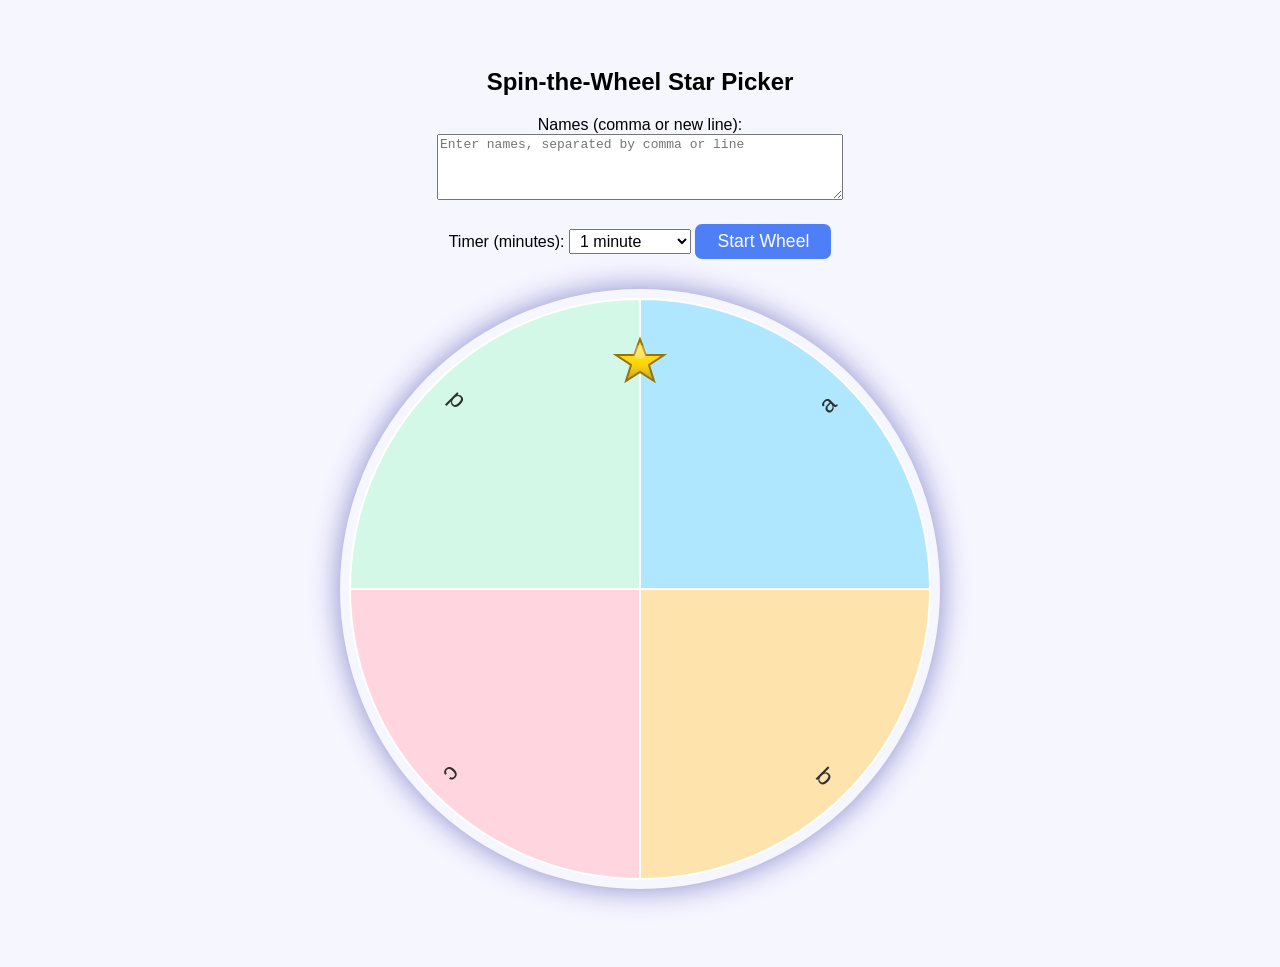
<file: Spin-the-Wheel-Timer.html>
<!DOCTYPE html>
<html lang="en">
<head>
  <meta charset="UTF-8">
  <title>Spin-the-Wheel Star Picker (Up to 180 Minutes)</title>
  <style>
    body {
      font-family: Arial, sans-serif;
      background: #f6f6ff;
      text-align: center;
      padding: 40px;
    }
    .wheel-container {
      margin: 0 auto 30px;
      width: 600px;
      height: 600px;
      position: relative;
    }
    canvas {
      border-radius: 50%;
      box-shadow: 0 0 30px #8888cc;
      display: block;
    }
    .pointer-star {
      position: absolute;
      left: 270px;
      top: 40px;
      width: 60px;
      height: 60px;
      pointer-events: none;
      z-index: 10;
    }
    .inputs {
      margin: 18px 0 30px;
    }
    textarea {
      width: 400px;
      height: 60px;
      font-size: 1em;
    }
    select {
      font-size: 1em;
      padding: 2px 6px;
    }
    .winner {
      font-size: 2em;
      margin: 24px 0;
      color: #20a920;
      font-weight: bold;
      letter-spacing: 2px;
    }
    .timer {
      font-size: 1.4em;
      margin: 12px 0 22px;
      color: #3533dd;
    }
    button {
      font-size: 1.1em;
      padding: 7px 22px;
      margin-top: 8px;
      background: #4f7ff7;
      color: #fff;
      border: none;
      border-radius: 7px;
      cursor: pointer;
    }
    button:active {
      background: #344fd8;
    }
  </style>
</head>
<body>
  <h2>Spin-the-Wheel Star Picker</h2>
  <div class="inputs">
    <div>
      <label>Names (comma or new line):</label><br>
      <textarea id="names" placeholder="Enter names, separated by comma or line"></textarea>
    </div>
    <div style="margin-top:12px;">
      <label>Timer (minutes):</label>
      <select id="duration"></select>
      <button onclick="startWheel()" id="startBtn">Start Wheel</button>
    </div>
  </div>
  <div class="timer" id="timer"></div>
  <div class="wheel-container">
    <svg class="pointer-star" width="60" height="60" viewBox="0 0 60 60">
      <defs>
        <linearGradient id="gold-star" x1="0%" y1="0%" x2="0%" y2="100%">
          <stop offset="0%" stop-color="#ffe066"/>
          <stop offset="60%" stop-color="#ffd700"/>
          <stop offset="100%" stop-color="#bfa140"/>
        </linearGradient>
      </defs>
      <polygon
        points="30,10 36,26 54,26 39,36 44,52 30,43 16,52 21,36 6,26 24,26"
        fill="url(#gold-star)"
        stroke="#997300" stroke-width="2"
      />
      <circle cx="30" cy="23" r="7" fill="#fff4" />
    </svg>
    <canvas id="wheel" width="600" height="600"></canvas>
  </div>
  <div class="winner" id="winner"></div>

  <script>
    // Pastel palette (repeat as needed)
    const pastelColors = [
      "#aee7ff", "#ffe3ac", "#ffd6e0", "#d4f8e8", "#fff6b7",
      "#d9f0ff", "#ffedd6", "#e3f6fc", "#f5f7c4", "#f3e6ff"
    ];

    // Populate minutes dropdown up to 180
    for (let i = 1; i <= 180; i++) {
      let opt = document.createElement('option');
      opt.value = i;
      opt.textContent = i + (i === 1 ? " minute" : " minutes");
      if (i === 1) opt.selected = true;
      document.getElementById('duration').appendChild(opt);
    }

    const canvas = document.getElementById("wheel");
    const ctx = canvas.getContext("2d");
    const wheelRadius = 290;
    let names = ["a", "b", "c", "d"];
    let angle = 0;
    let spinning = false;
    let winnerIndex = null;
    let timerId = null, spinId = null;
    let duration = 1, timeLeft = 60;
    let startTime = null;
    let speed = 0, slowdown = false;

    function drawWheel() {
      ctx.clearRect(0, 0, 600, 600);
      let n = names.length;
      if (n === 0) return;
      for (let i = 0; i < n; i++) {
        ctx.beginPath();
        ctx.moveTo(300, 300);
        let startAngle = angle - Math.PI/2 + i * 2 * Math.PI / n;
        let endAngle = angle - Math.PI/2 + (i+1) * 2 * Math.PI / n;
        ctx.arc(300, 300, wheelRadius, startAngle, endAngle, false);
        ctx.closePath();
        ctx.fillStyle = pastelColors[i % pastelColors.length];
        ctx.fill();
        ctx.strokeStyle = "#fff";
        ctx.lineWidth = 2;
        ctx.stroke();

        // Name text
        ctx.save();
        ctx.translate(300, 300);
        ctx.rotate(startAngle + (endAngle-startAngle)/2);
        ctx.textAlign = "right";
        ctx.font = "24px Arial";
        ctx.fillStyle = "#2e2e2e";
        ctx.fillText(names[i], wheelRadius-20, 10);
        ctx.restore();
      }
    }

    function spinWheel(ts) {
      if (!spinning) return;
      if (!startTime) startTime = ts;

      if (slowdown) {
        speed *= 0.985;
        if (speed < 0.003) {
          speed = 0;
          spinning = false;
          pickWinner();
          return;
        }
      }
      angle += speed;
      angle %= (2 * Math.PI);
      drawWheel();
      spinId = requestAnimationFrame(spinWheel);
    }

    function pickWinner() {
      let n = names.length;
      let segmentAngle = 2 * Math.PI / n;
      let pointerTipX = 270 + 30;
      let pointerTipY = 40 + 10;
      let pointerAngle = Math.atan2(pointerTipY - 300, pointerTipX - 300);
      let a = (pointerAngle - angle + Math.PI/2 + 2 * Math.PI) % (2 * Math.PI);
      let selected = Math.floor(a / segmentAngle) % n;
      winnerIndex = selected;
      document.getElementById("winner").innerText = `🎉 Winner: ${names[winnerIndex]}! 🎉`;
      document.getElementById("startBtn").disabled = false;
    }

    function startWheel() {
      names = document.getElementById("names").value.split(/,|\n/).map(s => s.trim()).filter(Boolean);
      if (names.length < 2) {
        alert("Please enter at least 2 names!");
        return;
      }
      duration = parseInt(document.getElementById("duration").value, 10) || 1;
      timeLeft = duration * 60;

      angle = 0;
      speed = 0.03 + Math.random() * 0.012;
      spinning = true;
      slowdown = false;
      winnerIndex = null;
      startTime = null;
      document.getElementById("winner").innerText = "";
      updateTimerDisplay();
      document.getElementById("startBtn").disabled = true;

      drawWheel();
      requestAnimationFrame(spinWheel);

      if (timerId) clearInterval(timerId);
      timerId = setInterval(() => {
        timeLeft--;
        updateTimerDisplay();
        if (timeLeft <= 0) {
          clearInterval(timerId);
          document.getElementById("timer").innerText = `Time's up!`;
          slowdown = true;
        }
      }, 1000);
    }

    function updateTimerDisplay() {
      let m = Math.floor(timeLeft / 60);
      let s = timeLeft % 60;
      document.getElementById("timer").innerText = `Time left: ${m}:${s.toString().padStart(2, '0')}`;
    }

    drawWheel();

    document.getElementById("names").addEventListener("input", () => {
      document.getElementById("winner").innerText = "";
      document.getElementById("startBtn").disabled = false;
    });
  </script>
</body>
</html>
</file>
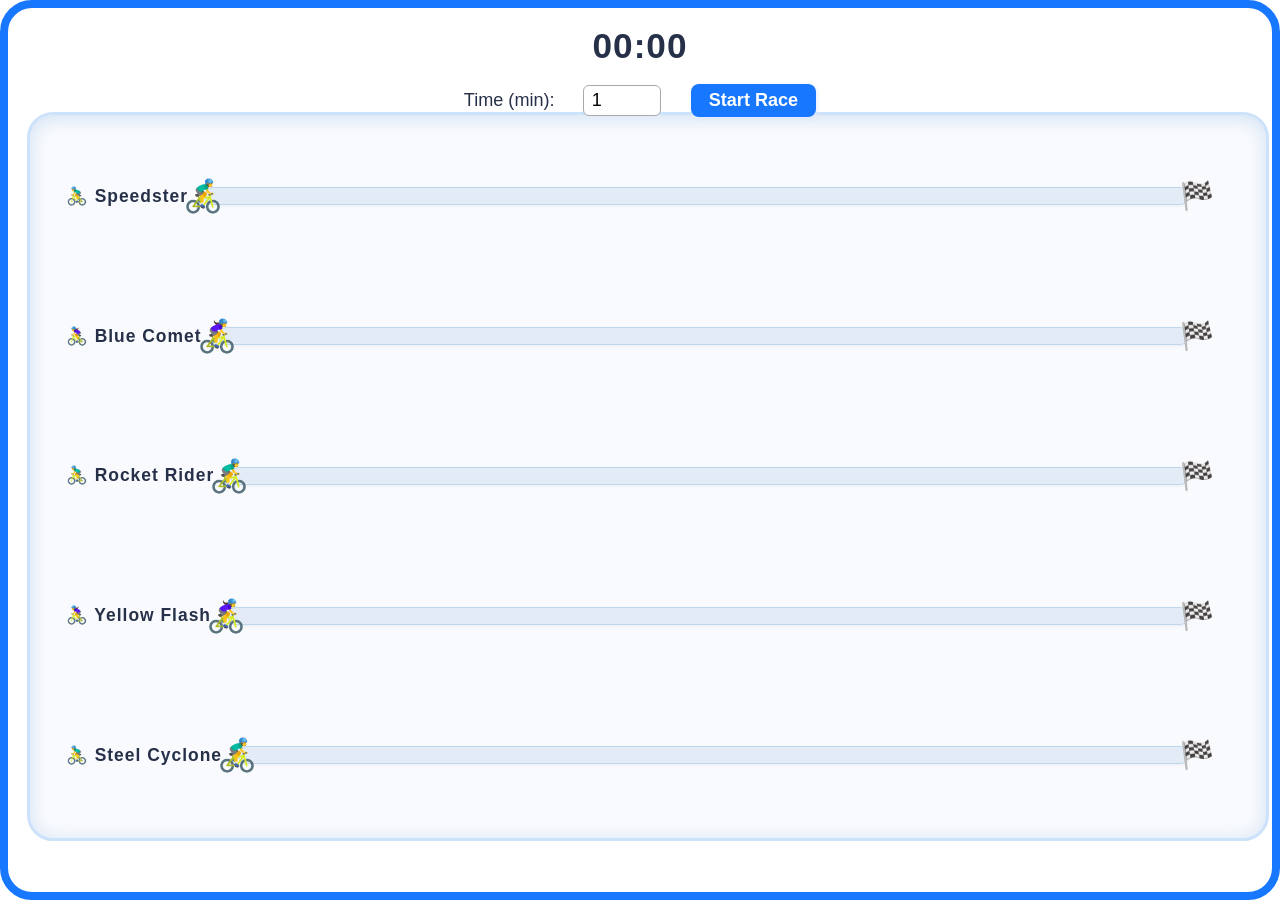
<file: Timer_Bikes.html>
<!DOCTYPE html>
<html lang="en">
<head>
  <meta charset="UTF-8">
  <title>Simple Bike Race Progress</title>
  <style>
    html, body {
      height: 100%; width: 100vw;
      margin: 0; padding: 0; box-sizing: border-box;
      overflow: hidden;
      background: #fff;
    }
    body {
      min-height: 100vh;
      width: 100vw;
      font-family: 'Segoe UI', Arial, sans-serif;
      display: flex; flex-direction: column; align-items: center; justify-content: flex-start;
      border: 8px solid #1877ff;
      border-radius: 32px;
      background: #fff;
      position: relative;
    }
    .header-area {
      width: 100vw;
      display: flex;
      flex-direction: column;
      align-items: center;
      margin-top: 2vh;
      margin-bottom: 1.5vh;
      z-index: 10;
      pointer-events: none;
      position: relative;
    }
    .timer {
      font-size: 2.2em;
      font-weight: bold;
      color: #263048;
      margin-bottom: 0.5em;
      letter-spacing: 1px;
      z-index: 10;
      pointer-events: auto;
    }
    .controls {
      color: #263048;
      font-size: 1.13em;
      margin-bottom: 0.5em;
      z-index: 10;
      display: flex;
      align-items: center;
      gap: 1em;
      pointer-events: auto;
    }
    input[type="number"] {
      width: 60px; font-size: 1em;
      border-radius: 6px; border: 1px solid #aaa;
      padding: 4px 8px; margin-left: 10px;
    }
    button {
      font-size: 1em; padding: 6px 18px; margin-left: 12px;
      border: none; border-radius: 8px;
      background: #1877ff;
      color: #fff; font-weight: bold; cursor: pointer;
      box-shadow: 1px 1px 4px #e1eaff; transition: background 0.2s;
    }
    button:hover { background: #135cd1; }

    .winner-banner {
      min-height: 44px;
      margin-bottom: 10px;
      margin-top: 6px;
      display: none;
      align-items: center;
      justify-content: center;
      font-size: 1.5em;
      font-weight: bold;
      border-radius: 16px;
      background: #e9f6e0;
      color: #226e19;
      box-shadow: 0 4px 12px #b8ffc785;
      padding: 0.3em 1.2em 0.3em 1.2em;
      z-index: 20;
      border: 2px solid #90e59e;
      min-width: 180px;
      text-align: center;
      animation: winnerPop 0.5s;
      pointer-events: auto;
    }
    @keyframes winnerPop {
      0% { transform: scale(0.6);}
      70% { transform: scale(1.1);}
      100% { transform: scale(1);}
    }

    .frame {
      position: absolute;
      top: 0; left: 0; right: 0; bottom: 0;
      width: 100vw; height: 100vh;
      display: flex;
      align-items: center;
      justify-content: center;
      z-index: 1;
      background: transparent;
      pointer-events: none;
    }
    .race-track {
      position: relative;
      width: 97vw; height: 81vh; min-width: 260px; min-height: 260px;
      background: #f8fafd;
      border-radius: 26px;
      box-shadow: 0 3px 18px #c7d9f0cc inset;
      overflow: hidden;
      display: flex;
      flex-direction: column;
      justify-content: space-evenly;
      align-items: stretch;
      border: 3px solid #cce1fa;
      padding-left: 2vw;
      padding-right: 2vw;
      box-sizing: border-box;
      margin-top: 8vh;
      margin-bottom: 4vh;
      pointer-events: auto;
    }
    .car-row {
      display: flex; align-items: center; position: relative;
      height: 16%;
      min-height: 50px;
      width: 100%;
      z-index: 2;
    }
    .car-label {
      font-size: 1.09em;
      font-weight: bold;
      margin-right: 16px;
      min-width: 112px;
      margin-left: 10px;
      letter-spacing: 1px;
      user-select: none;
      color: #263048;
      white-space: nowrap;
      overflow: visible;
      z-index: 3;
    }
    .progress-bar-bg {
      position: relative;
      flex: 1;
      height: 16px;
      background: #e3ecf6;
      border-radius: 10px;
      margin: 0 4vw 0 0;
      box-shadow: 1px 1px 3px #e2e5eb90;
      overflow: visible;
      border: 1.2px solid #bed7ed;
      z-index: 3;
    }
    .progress-bar-fg {
      position: absolute;
      left: 0; top: 0; bottom: 0;
      height: 100%;
      border-radius: 10px;
      transition: width 0.15s linear;
      z-index: 2;
      opacity: 0.85;
    }
    .car-emoji {
      font-size: 2em;
      position: absolute;
      top: 50%;
      left: 0;
      transform: translate(-55%, -50%) scaleX(-1);
      transition: left 0.15s linear;
      user-select: none;
      z-index: 10;
    }
    .finish-flag {
      position: absolute;
      right: -2vw;
      top: 50%;
      transform: translateY(-50%);
      font-size: 1.7em;
      color: #1961c9;
      z-index: 20;
    }
    .winner {
      animation: winner-flash 0.45s alternate infinite;
    }
    @keyframes winner-flash {
      0% { filter: brightness(1) drop-shadow(0 0 7px #b8ffc7);}
      100% { filter: brightness(1.9) drop-shadow(0 0 15px #6af690);}
    }
    @media (max-width:800px) {
      .car-label { font-size: 1em; min-width: 70px; margin-right: 7px; margin-left: 5px;}
      .car-emoji { font-size: 1.3em;}
      .progress-bar-bg { height: 10px; }
      .finish-flag { font-size: 1.2em; right: -5vw;}
      .race-track { min-width: 110px; padding-left: 0.5vw; padding-right: 0.5vw;}
    }
    @media (max-width:500px) {
      .race-track { border-radius: 11px; min-height: 120px; }
      .header-area { margin-top: 1vh; }
      .car-label { min-width: 36px; font-size: 0.8em;}
      .winner-banner { min-width: 85px; font-size: 1em; padding: 0.22em 0.5em;}
    }
  </style>
</head>
<body>
  <div class="header-area">
    <div class="timer" id="timer">00:00</div>
    <div class="controls">
      <span>Time (min):</span>
      <input id="race-time" type="number" min="1" max="60" value="1" />
      <button onclick="startRace()">Start Race</button>
    </div>
    <div id="winner-banner" class="winner-banner"></div>
  </div>
  <div class="frame">
    <div class="race-track" id="race-track"></div>
  </div>
  <script>
    // All teams use only 🚴‍♂️ or 🚴‍♀️
    const teams = [
      { name: "Speedster",      emoji: "🚴‍♂️", color: "#e0115f" },
      { name: "Blue Comet",     emoji: "🚴‍♀️", color: "#1c89ff" },
      { name: "Rocket Rider",   emoji: "🚴‍♂️", color: "#5cb85c" },
      { name: "Yellow Flash",   emoji: "🚴‍♀️", color: "#f8cd00" },
      { name: "Steel Cyclone",  emoji: "🚴‍♂️", color: "#808080" }
    ];
    const raceTrack = document.getElementById('race-track');
    const winnerBanner = document.getElementById('winner-banner');
    let duration = 60, timerId = null, winnerIndex = -1;
    let startTimestamp = null;
    let carSpeeds = [];
    let finished = false;

    function renderRace() {
      raceTrack.innerHTML = "";
      teams.forEach((t, i) => {
        const row = document.createElement('div');
        row.className = "car-row";
        row.innerHTML = `
          <span class="car-label">${t.emoji} ${t.name}</span>
          <div class="progress-bar-bg" id="bar-bg${i}">
            <div class="progress-bar-fg" id="bar-fg${i}" style="background:${t.color};width:0%"></div>
            <span class="car-emoji" id="car${i}" style="color:${t.color}">${t.emoji}</span>
            <span class="finish-flag">🏁</span>
          </div>
        `;
        raceTrack.appendChild(row);
      });
      winnerBanner.style.display = "none";
    }

    function startRace() {
      duration = Math.max(1, Math.min(60, +document.getElementById('race-time').value)) * 60;
      winnerIndex = -1;
      finished = false;
      carSpeeds = teams.map(() => 0.97 + Math.random() * 0.1);
      renderRace();
      updateTimer(duration);
      startTimestamp = null;
      if (timerId) clearInterval(timerId);
      requestAnimationFrame(animateCars);
      timerId = setInterval(() => {
        updateTimer(Math.max(0, duration - getElapsed()));
      }, 1000);
    }

    function getElapsed() {
      if (!startTimestamp) return 0;
      return ((performance.now() - startTimestamp) / 1000);
    }

    function updateTimer(remaining) {
      const dur = Math.max(0, Math.round(remaining));
      const min = String(Math.floor(dur / 60)).padStart(2, '0');
      const sec = String(dur % 60).padStart(2, '0');
      document.getElementById('timer').textContent = `${min}:${sec}`;
    }

    function animateCars(ts) {
      if (finished) return;
      if (!startTimestamp) startTimestamp = ts;
      const elapsed = (ts - startTimestamp) / 1000;
      const cappedElapsed = Math.min(elapsed, duration);

      teams.forEach((t, i) => {
        let target = Math.min(1, (cappedElapsed / duration) * carSpeeds[i]);
        if (cappedElapsed >= duration) target = 1;
        const barFg = document.getElementById('bar-fg'+i);
        const car = document.getElementById('car'+i);
        const barBg = document.getElementById('bar-bg'+i);
        if (barFg && car && barBg) {
          barFg.style.width = (target * 100) + "%";
          const barWidth = barBg.offsetWidth;
          car.style.left = (target * barWidth) + "px";
        }
      });

      if (cappedElapsed < duration) {
        requestAnimationFrame(animateCars);
      } else {
        finishRace();
      }
    }

    function finishRace() {
      finished = true;
      clearInterval(timerId);
      let maxDist = Math.max(...carSpeeds);
      let leaders = carSpeeds.map((spd, i) => spd === maxDist ? i : -1).filter(i => i >= 0);
      winnerIndex = leaders[Math.floor(Math.random() * leaders.length)];
      setTimeout(() => {
        if (winnerIndex >= 0) {
          document.getElementById('car'+winnerIndex).classList.add('winner');
          winnerBanner.innerHTML = `🏆 Winner: <span style="color:${teams[winnerIndex].color}">${teams[winnerIndex].emoji} ${teams[winnerIndex].name}</span>`;
          winnerBanner.style.display = "flex";
        }
      }, 350);
    }

    renderRace();
    window.addEventListener('resize', () => {
      if (!startTimestamp) return;
      const elapsed = Math.min(duration, getElapsed());
      teams.forEach((t, i) => {
        let target = Math.min(1, (elapsed / duration) * carSpeeds[i]);
        if (elapsed >= duration) target = 1;
        const barFg = document.getElementById('bar-fg'+i);
        const car = document.getElementById('car'+i);
        const barBg = document.getElementById('bar-bg'+i);
        if (barFg && car && barBg) {
          barFg.style.width = (target * 100) + "%";
          const barWidth = barBg.offsetWidth;
          car.style.left = (target * barWidth) + "px";
        }
      });
    });
  </script>
</body>
</html>
</file>
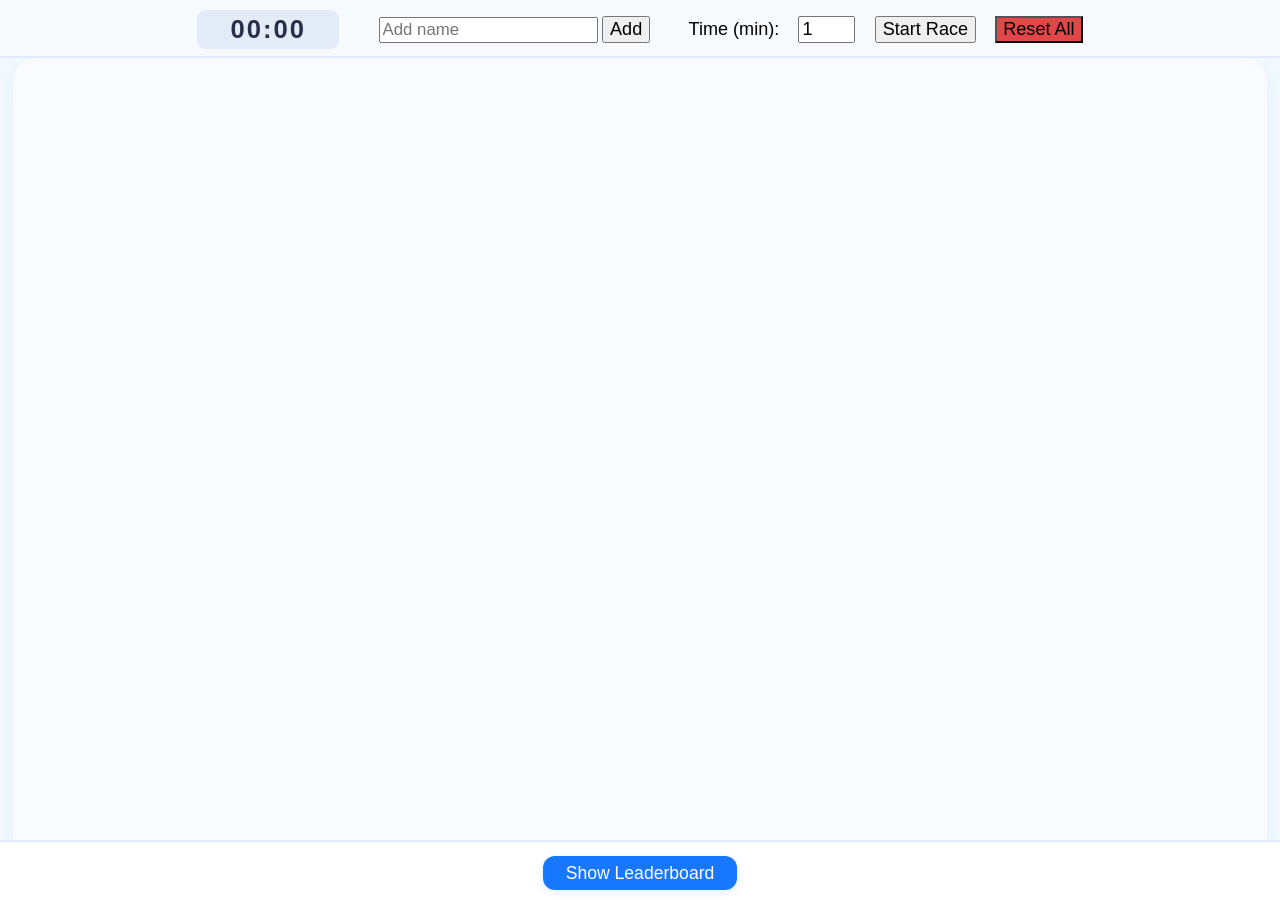
<file: Timer_Bikes_Leaderboard.html>
<!DOCTYPE html>
<html lang="en">
<head>
  <meta charset="UTF-8">
  <title>Full Window Bike Race Game</title>
  <meta name="viewport" content="width=device-width, initial-scale=1">
  <style>
    html, body {
      margin: 0; padding: 0; box-sizing: border-box;
      width: 100vw; height: 100vh;
      min-height: 100vh;
      font-family: 'Segoe UI', Arial, sans-serif;
      background: #f7fafd;
      overflow: hidden;
    }
    body {
      width: 100vw; height: 100vh;
      display: flex; flex-direction: column; align-items: stretch; justify-content: stretch;
    }
    #main-wrap {
      display: flex; flex-direction: column; height: 100vh; width: 100vw;
    }
    .top-panel {
      width: 100vw; background: #f7fafd; padding: 0.6em 0 0.4em 0; box-sizing: border-box; flex-shrink: 0;
      display: flex; align-items: center; gap: 1.2em; justify-content: center; min-height: 52px; flex-wrap: wrap;
      border-bottom: 2.5px solid #e4eafd;
      z-index: 10;
    }
    .top-panel label, .top-panel input, .top-panel button {
      font-size: 1.13em;
    }
    .timer {
      font-size: 1.6em; font-weight: bold; color: #263048; background: #e3ecf6; padding: 0.13em 0.85em; border-radius: 9px;
      margin-right: 0.8em; border: 2px solid #e1ebfc;
      min-width: 94px; text-align: center;
      letter-spacing: 2px;
    }
    .race-track-outer {
      flex: 1; width: 100vw; display: flex; align-items: stretch; justify-content: center; position: relative; background: #f2faff;
      overflow: hidden;
    }
    .race-track {
      width: 97vw; height: 100%; margin: 0 auto; display: flex; flex-direction: column; justify-content: flex-start; align-items: stretch;
      border-radius: 24px;
      box-shadow: 0 4px 18px #daeaff60;
      padding: 1vw 0.5vw 1vw 0.5vw;
      background: #f9fbfe;
      position: relative;
      overflow-y: auto;
      min-height: 120px;
      max-height: 100%;
    }
    .bike-row {
      display: flex; flex-direction: column; align-items: center; justify-content: flex-start;
      width: 100%;
      margin: 0.3em 0 0.7em 0;
      position: relative;
      transition: height 0.2s, font-size 0.2s;
    }
    .bike-label {
      font-size: 1.12em; font-weight: 500; color: #18314a; letter-spacing: 0.5px; user-select: none; white-space: nowrap;
      display: flex; align-items: center; gap: 9px; margin-bottom: 2px;
    }
    .bike-color {
      font-weight: bold;
      margin-right: 2px;
    }
    .progress-bar-bg {
      position: relative; width: 100%; height: 28px;
      background: #e3ecf6; border-radius: 13px; margin: 0 0 0.1em 0; box-shadow: 1px 1px 3px #e2e5eb90;
      border: 1.2px solid #bed7ed; overflow: visible;
      display: flex; align-items: center;
    }
    .progress-bar-fg {
      position: absolute; left: 0; top: 0; bottom: 0; height: 100%; border-radius: 13px;
      transition: width 0.15s linear; z-index: 2; opacity: 0.92;
    }
    .bike-emoji-ontrack {
      position: absolute; top: 50%; transform: translateY(-50%) scaleX(-1); /* Flip horizontally */
      font-size: 2.3em; z-index: 10;
      transition: left 0.15s linear;
      user-select: none;
      pointer-events: none;
    }
    .finish-flag { position: absolute; right: 2px; top: 49%; transform: translateY(-50%); font-size: 1.4em; color: #1961c9; z-index: 20;}
    .winner { animation: winner-flash 0.5s alternate infinite;}
    @keyframes winner-flash { 0% { filter: brightness(1) drop-shadow(0 0 9px #b8ffc7);} 100% { filter: brightness(2) drop-shadow(0 0 18px #6af690);} }
    .leaderboard-toggle-wrap {
      width: 100vw;
      text-align: center;
      background: #fff;
      border-top: 2.5px solid #e4eafd;
      padding: 0.6em 0 0.5em 0;
    }
    #toggle-leaderboard-btn {
      font-size: 1.1em;
      background: #1877ff;
      color: #fff;
      border: none;
      border-radius: 12px;
      padding: 0.38em 1.3em;
      box-shadow: 0 2px 8px #1877ff22;
      cursor: pointer;
      margin: 0.25em auto 0.1em auto;
      transition: background 0.2s;
    }
    #toggle-leaderboard-btn:hover {
      background: #1957ad;
    }
    .leaderboard-panel {
      width: 100vw; min-height: 54px; background: #fff; border-top: none;
      display: flex; flex-direction: column; align-items: center; justify-content: flex-start; padding: 0.5em 0 0.3em 0;
      position: relative; z-index: 30;
    }
    .leaderboard-title { font-size: 1.13em; font-weight: bold; margin-bottom: 3px; color: #1877ff;}
    .leaderboard-table { width: 99vw; max-width: 1000px; border-collapse: collapse; font-size: 1.05em;}
    .leaderboard-table th, .leaderboard-table td { padding: 5px 7px; text-align: left;}
    .leaderboard-table th { border-bottom: 2px solid #e1eaff;}
    .leaderboard-table td { border-bottom: 1px solid #e1eaff;}
    .first-place { color: #fa9e26; font-weight: bold;}
    .leaderboard-table tr:last-child td { border-bottom: none;}
    .winner-banner {
      position: absolute; top: 1.5em; left: 50%; transform: translateX(-50%);
      min-width: 220px; background: #e9f6e0; color: #226e19;
      font-size: 1.25em; font-weight: bold; padding: 0.33em 1.2em; border-radius: 16px; border: 2px solid #90e59e;
      box-shadow: 0 4px 12px #b8ffc785;
      z-index: 50; text-align: center; animation: winnerPop 0.5s;
      display: none;
    }
    @keyframes winnerPop { 0% { transform: translateX(-50%) scale(0.5);} 70% { transform: translateX(-50%) scale(1.08);} 100% { transform: translateX(-50%) scale(1);} }
    @media (max-width: 900px) {
      .bike-label {font-size: 1em;}
      .leaderboard-table {font-size: 0.95em;}
    }
    @media (max-width: 600px) {
      .bike-label {font-size: 0.93em;}
      .progress-bar-bg {height: 18px;}
      .bike-emoji-ontrack {font-size: 1.18em;}
      .leaderboard-table {font-size: 0.83em;}
    }
  </style>
</head>
<body>
<div id="main-wrap">
  <div class="top-panel">
    <span class="timer" id="timer">00:00</span>
    <form id="nameForm" style="display:inline-block;" onsubmit="event.preventDefault(); addName();">
      <input id="nameInput" type="text" placeholder="Add name" autocomplete="off" required style="font-size:1.05em;"/>
      <button type="submit">Add</button>
    </form>
    <span id="namesList"></span>
    <label for="race-time">Time (min):</label>
    <input id="race-time" type="number" min="1" max="60" value="1" />
    <button onclick="startRace()">Start Race</button>
    <button onclick="resetRace()" style="background:#e24646;">Reset All</button>
  </div>
  <div class="race-track-outer">
    <div class="race-track" id="race-track"></div>
    <div id="winner-banner" class="winner-banner"></div>
  </div>
  <div class="leaderboard-toggle-wrap">
    <button id="toggle-leaderboard-btn" onclick="toggleLeaderboard()">Show Leaderboard</button>
  </div>
  <div class="leaderboard-panel" id="leaderboard-panel" style="display: none;">
    <div class="leaderboard-title">🏆 Leaderboard</div>
    <table class="leaderboard-table" id="leaderboard">
      <thead><tr><th>Bike</th><th>Name</th><th>Wins</th></tr></thead>
      <tbody></tbody>
    </table>
  </div>
</div>
<script>
  const bikeEmojis = ["🚴‍♂️", "🚴‍♀️"];
  const colorInfo = [
    {color:'hsl(0,75%,52%)', name:'Red'},
    {color:'hsl(30,75%,52%)', name:'Orange'},
    {color:'hsl(50,75%,52%)', name:'Yellow'},
    {color:'hsl(90,75%,52%)', name:'Lime'},
    {color:'hsl(120,75%,52%)', name:'Green'},
    {color:'hsl(160,75%,52%)', name:'Teal'},
    {color:'hsl(180,75%,52%)', name:'Cyan'},
    {color:'hsl(210,75%,52%)', name:'Sky'},
    {color:'hsl(240,75%,52%)', name:'Blue'},
    {color:'hsl(270,75%,52%)', name:'Purple'},
    {color:'hsl(300,75%,52%)', name:'Magenta'},
    {color:'hsl(330,75%,52%)', name:'Pink'},
    {color:'hsl(15,75%,52%)', name:'Coral'},
    {color:'hsl(100,75%,52%)', name:'Spring'},
    {color:'hsl(200,75%,52%)', name:'Aqua'},
    {color:'hsl(320,75%,52%)', name:'Fuchsia'},
    {color:'hsl(220,75%,52%)', name:'Azure'},
    {color:'hsl(190,75%,52%)', name:'Turquoise'},
    {color:'hsl(80,75%,52%)', name:'Chartreuse'},
    {color:'hsl(110,75%,52%)', name:'Emerald'},
    {color:'hsl(340,75%,52%)', name:'Rose'},
    {color:'hsl(175,75%,52%)', name:'Mint'},
    {color:'hsl(285,75%,52%)', name:'Violet'},
    {color:'hsl(60,75%,52%)', name:'Gold'}
  ];
  let names = [], teams = [], scores = [];
  let leaderboardShown = false;

  function addName() {
    const input = document.getElementById('nameInput');
    const name = input.value.trim();
    if (name && !names.includes(name)) {
      names.push(name);
      input.value = '';
      renderNamesList();
      renderRace();
      renderLeaderboard();
    }
  }
  function renderNamesList() {
    const list = document.getElementById('namesList');
    list.innerHTML = names.map((n,i)=>`<span style="display:inline-block;margin:0 6px 0 2px;">${n} <button onclick="removeName(${i})" style="font-size:0.85em; background:#eee; color:#444; border:none; border-radius:4px; margin-left:2px; cursor:pointer;">×</button></span>`).join('');
  }
  function removeName(idx) {
    names.splice(idx,1);
    renderNamesList();
    renderRace();
    renderLeaderboard();
  }
  function resetRace() {
    names = [];
    teams = [];
    scores = [];
    renderNamesList();
    renderRace();
    renderLeaderboard();
    document.getElementById('winner-banner').style.display = "none";
    updateTimer(0);
    toggleLeaderboard(false);
  }
  function toggleLeaderboard(forceState) {
    // Optionally pass true/false to force shown/hidden state
    if (typeof forceState === "boolean") leaderboardShown = forceState;
    else leaderboardShown = !leaderboardShown;

    document.getElementById('leaderboard-panel').style.display = leaderboardShown ? "block" : "none";
    document.getElementById('toggle-leaderboard-btn').textContent = leaderboardShown ? "Hide Leaderboard" : "Show Leaderboard";
  }
  function startRace() {
    if (names.length < 2) { alert('Add at least 2 names!'); return; }
    teams = names.map((name,i) => {
      let col = colorInfo[i%colorInfo.length];
      return {
        name,
        bike: bikeEmojis[i%2],
        color: col.color,
        colorName: col.name
      }
    });
    if (scores.length !== names.length) scores = Array(names.length).fill(0);
    renderRace();
    renderLeaderboard();
    duration = Math.max(1, Math.min(60, +document.getElementById('race-time').value)) * 60;
    winnerIndex = -1;
    finished = false;
    carSpeeds = teams.map(() => 0.97 + Math.random() * 0.1);
    updateTimer(duration);
    startTimestamp = null;
    if (timerId) clearInterval(timerId);
    requestAnimationFrame(animateBikes);
    timerId = setInterval(() => {
      updateTimer(Math.max(0, duration - getElapsed()));
    }, 1000);
    document.getElementById('winner-banner').style.display = "none";
    toggleLeaderboard(false); // Always hide when starting a race
  }
  const raceTrack = document.getElementById('race-track');
  const winnerBanner = document.getElementById('winner-banner');
  let duration = 60, timerId = null, winnerIndex = -1;
  let startTimestamp = null;
  let carSpeeds = [];
  let finished = false;

  function renderRace() {
    raceTrack.innerHTML = "";
    let maxRows = Math.max(names.length, 6);
    let baseHeight = Math.max(46, Math.min(80, Math.floor((window.innerHeight*0.78)/maxRows)));
    let emojiSize = Math.max(1.3, Math.min(2.5, baseHeight/16));
    let labelSize = Math.max(0.95, Math.min(1.14, baseHeight/23));
    let progressHeight = Math.max(18, Math.min(32, baseHeight*0.46));
    (teams.length?teams:names.map((n,i)=>({name:n,bike:bikeEmojis[i%2],color:colorInfo[i%colorInfo.length].color,colorName:colorInfo[i%colorInfo.length].name}))).forEach((t, i) => {
      const row = document.createElement('div');
      row.className = "bike-row";
      row.style.height = (baseHeight+18) + "px";
      row.innerHTML = `
        <div class="bike-label" style="font-size:${labelSize}em;">
          <span class="bike-color" style="color:${t.color};">${t.colorName}</span>
          ${t.name}
        </div>
        <div class="progress-bar-bg" id="bar-bg${i}" style="height:${progressHeight}px;">
          <div class="progress-bar-fg" id="bar-fg${i}" style="background:${t.color};width:0%"></div>
          <span class="bike-emoji-ontrack" id="bike-emoji-${i}" style="font-size:${emojiSize}em;">${t.bike}</span>
          <span class="finish-flag">🏁</span>
        </div>
      `;
      raceTrack.appendChild(row);
    });
  }
  function getElapsed() {
    if (!startTimestamp) return 0;
    return ((performance.now() - startTimestamp) / 1000);
  }
  function updateTimer(remaining) {
    const dur = Math.max(0, Math.round(remaining));
    const min = String(Math.floor(dur / 60)).padStart(2, '0');
    const sec = String(dur % 60).padStart(2, '0');
    document.getElementById('timer').textContent = `${min}:${sec}`;
  }
  function animateBikes(ts) {
    if (finished) return;
    if (!startTimestamp) startTimestamp = ts;
    const elapsed = (ts - startTimestamp) / 1000;
    const cappedElapsed = Math.min(elapsed, duration);

    teams.forEach((t, i) => {
      let target = Math.min(1, (cappedElapsed / duration) * carSpeeds[i]);
      if (cappedElapsed >= duration) target = 1;
      const barFg = document.getElementById('bar-fg'+i);
      const barBg = document.getElementById('bar-bg'+i);
      const emojiOnTrack = document.getElementById('bike-emoji-'+i);
      if (barFg && barBg && emojiOnTrack) {
        barFg.style.width = (target * 100) + "%";
        // Move the emoji smoothly on top of the bar, facing right
        let maxLeft = barBg.offsetWidth - emojiOnTrack.offsetWidth;
        emojiOnTrack.style.left = Math.max(2, target * (barBg.offsetWidth - 35)) + "px";
      }
    });

    if (cappedElapsed < duration) {
      requestAnimationFrame(animateBikes);
    } else {
      finishRace();
    }
  }

  function finishRace() {
    finished = true;
    clearInterval(timerId);
    let maxDist = Math.max(...carSpeeds);
    let leaders = carSpeeds.map((spd, i) => spd === maxDist ? i : -1).filter(i => i >= 0);
    winnerIndex = leaders[Math.floor(Math.random() * leaders.length)];
    setTimeout(() => {
      if (winnerIndex >= 0) {
        document.getElementById('bike-emoji-' + winnerIndex).classList.add('winner');
        winnerBanner.innerHTML = `🏆 Winner: <span style="color:${teams[winnerIndex].color};">${teams[winnerIndex].bike} ${teams[winnerIndex].colorName} (${teams[winnerIndex].name})</span>`;
        winnerBanner.style.display = "block";
        scores[winnerIndex]++;
        renderLeaderboard();
        toggleLeaderboard(true); // Show leaderboard after race ends
      }
    }, 350);
  }

  function renderLeaderboard() {
    let arr = teams.map((t, idx) => ({ ...t, wins: scores[idx], idx }));
    arr.sort((a, b) => b.wins - a.wins);
    let rows = arr.map((t, i) =>
      `<tr>
        <td>${t.bike} <span style="color:${t.color};font-weight:bold">${t.colorName}</span></td>
        <td class="${i === 0 && t.wins > 0 ? 'first-place' : ''}">${t.name}</td>
        <td>${t.wins || 0}</td>
      </tr>`
    ).join('');
    document.getElementById('leaderboard').querySelector('tbody').innerHTML = rows;
  }

  // Initial rendering
  renderNamesList();
  renderRace();
  renderLeaderboard();
</script>
</body>
</html>
</file>
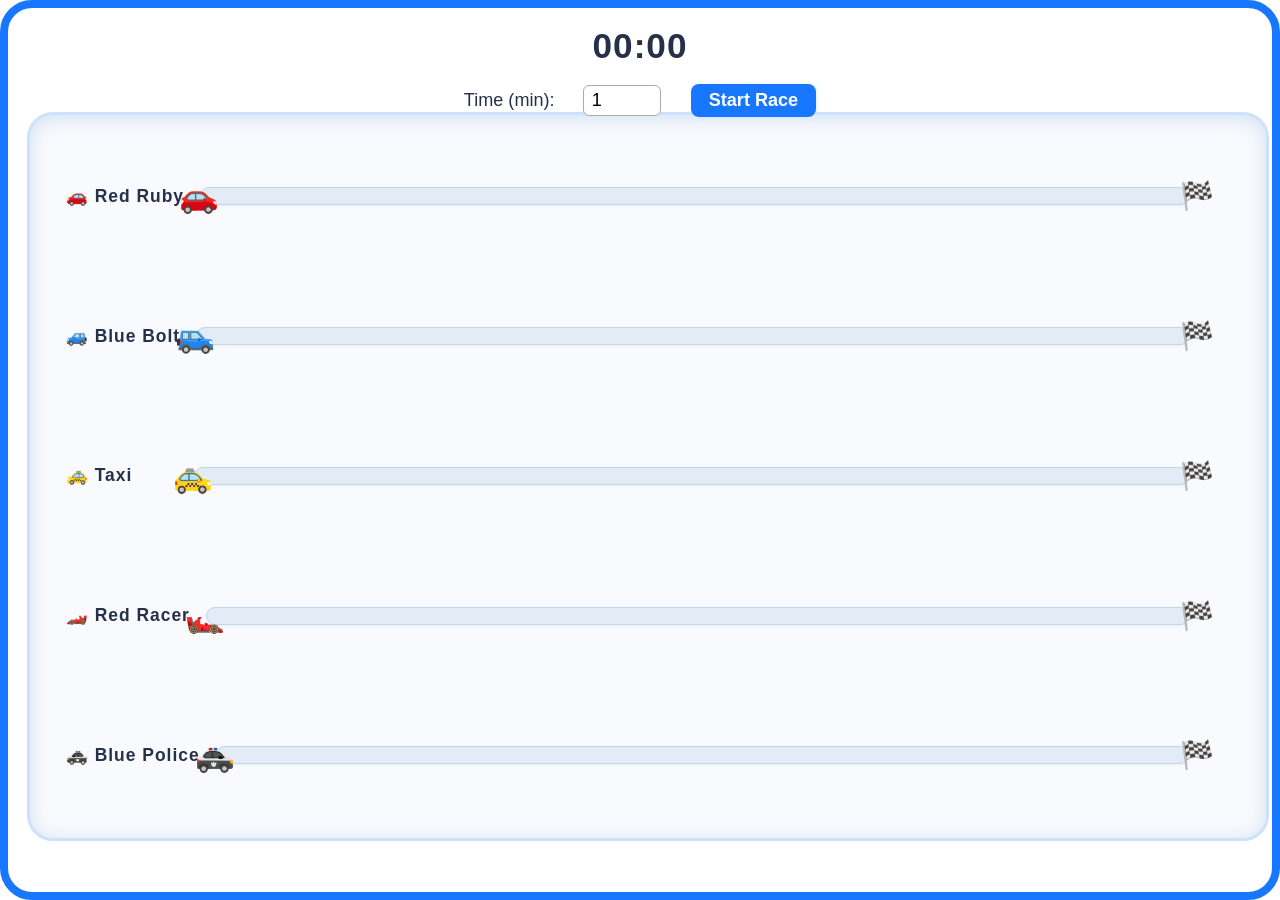
<file: Timer_Cars.html>
<!DOCTYPE html>
<html lang="en">
<head>
  <meta charset="UTF-8">
  <title>Simple Car Race Progress</title>
  <style>
    html, body {
      height: 100%; width: 100vw;
      margin: 0; padding: 0; box-sizing: border-box;
      overflow: hidden;
      background: #fff;
    }
    body {
      min-height: 100vh;
      width: 100vw;
      font-family: 'Segoe UI', Arial, sans-serif;
      display: flex; flex-direction: column; align-items: center; justify-content: flex-start;
      border: 8px solid #1877ff;
      border-radius: 32px;
      background: #fff;
      position: relative;
    }
    .header-area {
      width: 100vw;
      display: flex;
      flex-direction: column;
      align-items: center;
      margin-top: 2vh;
      margin-bottom: 1.5vh;
      z-index: 10;
      pointer-events: none;
      position: relative;
    }
    .timer {
      font-size: 2.2em;
      font-weight: bold;
      color: #263048;
      margin-bottom: 0.5em;
      letter-spacing: 1px;
      z-index: 10;
      pointer-events: auto;
    }
    .controls {
      color: #263048;
      font-size: 1.13em;
      margin-bottom: 0.5em;
      z-index: 10;
      display: flex;
      align-items: center;
      gap: 1em;
      pointer-events: auto;
    }
    input[type="number"] {
      width: 60px; font-size: 1em;
      border-radius: 6px; border: 1px solid #aaa;
      padding: 4px 8px; margin-left: 10px;
    }
    button {
      font-size: 1em; padding: 6px 18px; margin-left: 12px;
      border: none; border-radius: 8px;
      background: #1877ff;
      color: #fff; font-weight: bold; cursor: pointer;
      box-shadow: 1px 1px 4px #e1eaff; transition: background 0.2s;
    }
    button:hover { background: #135cd1; }

    .winner-banner {
      min-height: 44px;
      margin-bottom: 10px;
      margin-top: 6px;
      display: none;
      align-items: center;
      justify-content: center;
      font-size: 1.5em;
      font-weight: bold;
      border-radius: 16px;
      background: #e9f6e0;
      color: #226e19;
      box-shadow: 0 4px 12px #b8ffc785;
      padding: 0.3em 1.2em 0.3em 1.2em;
      z-index: 20;
      border: 2px solid #90e59e;
      min-width: 180px;
      text-align: center;
      animation: winnerPop 0.5s;
      pointer-events: auto;
    }
    @keyframes winnerPop {
      0% { transform: scale(0.6);}
      70% { transform: scale(1.1);}
      100% { transform: scale(1);}
    }

    .frame {
      position: absolute;
      top: 0; left: 0; right: 0; bottom: 0;
      width: 100vw; height: 100vh;
      display: flex;
      align-items: center;
      justify-content: center;
      z-index: 1;
      background: transparent;
      pointer-events: none;
    }
    .race-track {
      position: relative;
      width: 97vw; height: 81vh; min-width: 260px; min-height: 260px;
      background: #f8fafd;
      border-radius: 26px;
      box-shadow: 0 3px 18px #c7d9f0cc inset;
      overflow: hidden;
      display: flex;
      flex-direction: column;
      justify-content: space-evenly;
      align-items: stretch;
      border: 3px solid #cce1fa;
      padding-left: 2vw;
      padding-right: 2vw;
      box-sizing: border-box;
      margin-top: 8vh;
      margin-bottom: 4vh;
      pointer-events: auto;
    }
    .car-row {
      display: flex; align-items: center; position: relative;
      height: 16%;
      min-height: 50px;
      width: 100%;
      z-index: 2;
    }
    .car-label {
      font-size: 1.09em;
      font-weight: bold;
      margin-right: 16px;
      min-width: 112px;
      margin-left: 10px;
      letter-spacing: 1px;
      user-select: none;
      color: #263048;
      white-space: nowrap;
      overflow: visible;
      z-index: 3;
    }
    .progress-bar-bg {
      position: relative;
      flex: 1;
      height: 16px;
      background: #e3ecf6;
      border-radius: 10px;
      margin: 0 4vw 0 0;
      box-shadow: 1px 1px 3px #e2e5eb90;
      overflow: visible;
      border: 1.2px solid #bed7ed;
      z-index: 3;
    }
    .progress-bar-fg {
      position: absolute;
      left: 0; top: 0; bottom: 0;
      height: 100%;
      border-radius: 10px;
      transition: width 0.15s linear;
      z-index: 2;
      opacity: 0.85;
    }
    .car-emoji {
      font-size: 2em;
      position: absolute;
      top: 50%;
      left: 0;
      transform: translate(-55%, -50%) scaleX(-1);
      transition: left 0.15s linear;
      user-select: none;
      z-index: 10;
    }
    .finish-flag {
      position: absolute;
      right: -2vw;
      top: 50%;
      transform: translateY(-50%);
      font-size: 1.7em;
      color: #1961c9;
      z-index: 20;
    }
    .winner {
      animation: winner-flash 0.45s alternate infinite;
    }
    @keyframes winner-flash {
      0% { filter: brightness(1) drop-shadow(0 0 7px #b8ffc7);}
      100% { filter: brightness(1.9) drop-shadow(0 0 15px #6af690);}
    }
    @media (max-width:800px) {
      .car-label { font-size: 1em; min-width: 70px; margin-right: 7px; margin-left: 5px;}
      .car-emoji { font-size: 1.3em;}
      .progress-bar-bg { height: 10px; }
      .finish-flag { font-size: 1.2em; right: -5vw;}
      .race-track { min-width: 110px; padding-left: 0.5vw; padding-right: 0.5vw;}
    }
    @media (max-width:500px) {
      .race-track { border-radius: 11px; min-height: 120px; }
      .header-area { margin-top: 1vh; }
      .car-label { min-width: 36px; font-size: 0.8em;}
      .winner-banner { min-width: 85px; font-size: 1em; padding: 0.22em 0.5em;}
    }
  </style>
</head>
<body>
  <div class="header-area">
    <div class="timer" id="timer">00:00</div>
    <div class="controls">
      <span>Time (min):</span>
      <input id="race-time" type="number" min="1" max="60" value="1" />
      <button onclick="startRace()">Start Race</button>
    </div>
    <div id="winner-banner" class="winner-banner"></div>
  </div>
  <div class="frame">
    <div class="race-track" id="race-track"></div>
  </div>
  <script>
    const teams = [
      { name: "Red Ruby",   emoji: "🚗", color: "#e0115f" },
      { name: "Blue Bolt",    emoji: "🚙", color: "#1c89ff" },
      { name: "Taxi",   emoji: "🚕", color: "#f8cd00" },
      { name: "Red Racer",  emoji: "🏎️", color: "#cb3544" },
      { name: "Blue Police",emoji: "🚓", color: "#808080" }
    ];
    const raceTrack = document.getElementById('race-track');
    const winnerBanner = document.getElementById('winner-banner');
    let duration = 60, timerId = null, winnerIndex = -1;
    let startTimestamp = null;
    let carSpeeds = [];
    let finished = false;

    function renderRace() {
      raceTrack.innerHTML = "";
      teams.forEach((t, i) => {
        const row = document.createElement('div');
        row.className = "car-row";
        row.innerHTML = `
          <span class="car-label">${t.emoji} ${t.name}</span>
          <div class="progress-bar-bg" id="bar-bg${i}">
            <div class="progress-bar-fg" id="bar-fg${i}" style="background:${t.color};width:0%"></div>
            <span class="car-emoji" id="car${i}" style="color:${t.color}">${t.emoji}</span>
            <span class="finish-flag">🏁</span>
          </div>
        `;
        raceTrack.appendChild(row);
      });
      winnerBanner.style.display = "none";
    }

    function startRace() {
      duration = Math.max(1, Math.min(60, +document.getElementById('race-time').value)) * 60;
      winnerIndex = -1;
      finished = false;
      carSpeeds = teams.map(() => 0.97 + Math.random() * 0.1);
      renderRace();
      updateTimer(duration);
      startTimestamp = null;
      if (timerId) clearInterval(timerId);
      requestAnimationFrame(animateCars);
      timerId = setInterval(() => {
        updateTimer(Math.max(0, duration - getElapsed()));
      }, 1000);
    }

    function getElapsed() {
      if (!startTimestamp) return 0;
      return ((performance.now() - startTimestamp) / 1000);
    }

    function updateTimer(remaining) {
      const dur = Math.max(0, Math.round(remaining));
      const min = String(Math.floor(dur / 60)).padStart(2, '0');
      const sec = String(dur % 60).padStart(2, '0');
      document.getElementById('timer').textContent = `${min}:${sec}`;
    }

    function animateCars(ts) {
      if (finished) return;
      if (!startTimestamp) startTimestamp = ts;
      const elapsed = (ts - startTimestamp) / 1000;
      const cappedElapsed = Math.min(elapsed, duration);

      teams.forEach((t, i) => {
        let target = Math.min(1, (cappedElapsed / duration) * carSpeeds[i]);
        if (cappedElapsed >= duration) target = 1;
        const barFg = document.getElementById('bar-fg'+i);
        const car = document.getElementById('car'+i);
        const barBg = document.getElementById('bar-bg'+i);
        if (barFg && car && barBg) {
          barFg.style.width = (target * 100) + "%";
          const barWidth = barBg.offsetWidth;
          car.style.left = (target * barWidth) + "px";
        }
      });

      if (cappedElapsed < duration) {
        requestAnimationFrame(animateCars);
      } else {
        finishRace();
      }
    }

    function finishRace() {
      finished = true;
      clearInterval(timerId);
      let maxDist = Math.max(...carSpeeds);
      let leaders = carSpeeds.map((spd, i) => spd === maxDist ? i : -1).filter(i => i >= 0);
      winnerIndex = leaders[Math.floor(Math.random() * leaders.length)];
      setTimeout(() => {
        if (winnerIndex >= 0) {
          document.getElementById('car'+winnerIndex).classList.add('winner');
          winnerBanner.innerHTML = `🏆 Winner: <span style="color:${teams[winnerIndex].color}">${teams[winnerIndex].emoji} ${teams[winnerIndex].name}</span>`;
          winnerBanner.style.display = "flex";
        }
      }, 350);
    }

    renderRace();
    window.addEventListener('resize', () => {
      if (!startTimestamp) return;
      const elapsed = Math.min(duration, getElapsed());
      teams.forEach((t, i) => {
        let target = Math.min(1, (elapsed / duration) * carSpeeds[i]);
        if (elapsed >= duration) target = 1;
        const barFg = document.getElementById('bar-fg'+i);
        const car = document.getElementById('car'+i);
        const barBg = document.getElementById('bar-bg'+i);
        if (barFg && car && barBg) {
          barFg.style.width = (target * 100) + "%";
          const barWidth = barBg.offsetWidth;
          car.style.left = (target * barWidth) + "px";
        }
      });
    });
  </script>
</body>
</html>
</file>
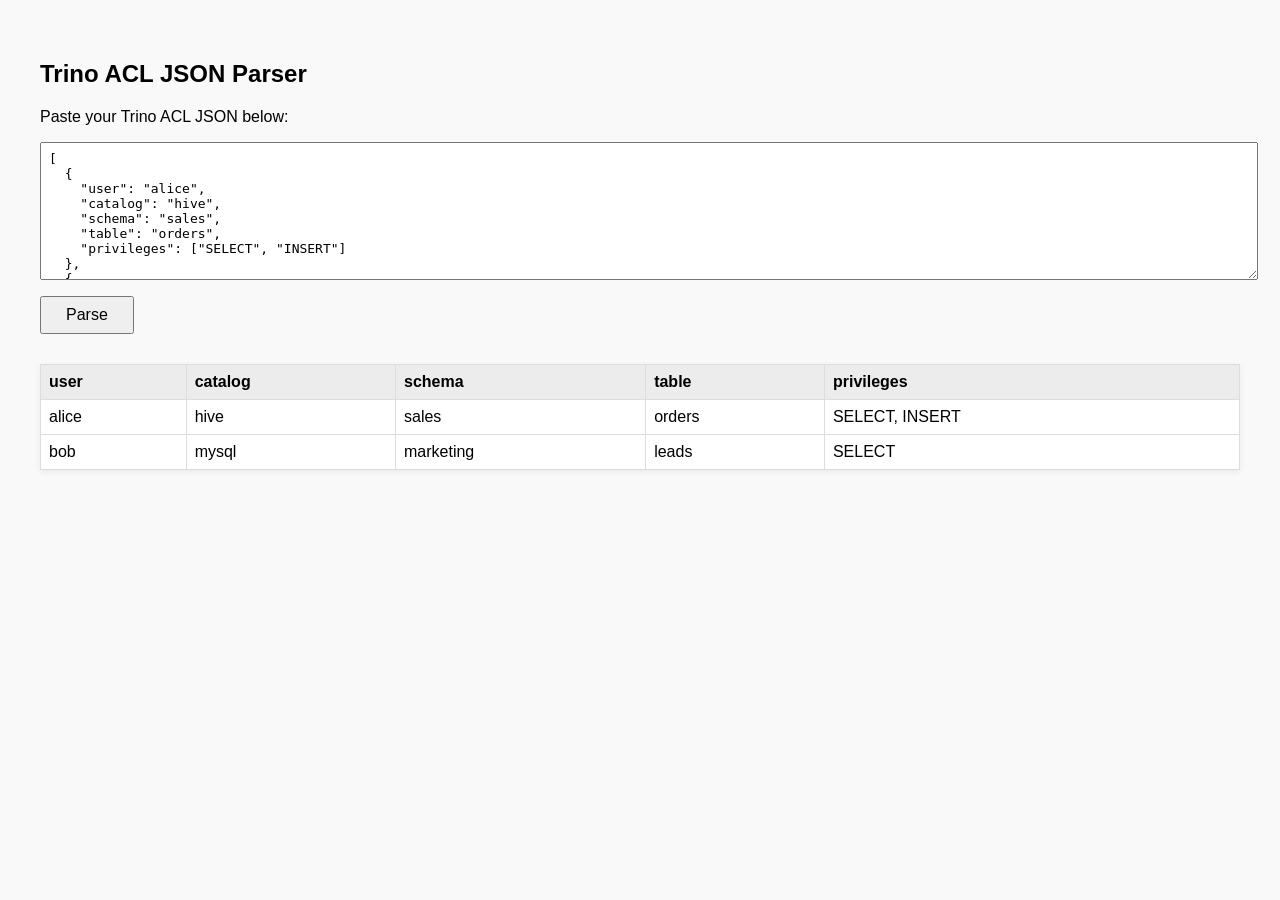
<file: Trino_ACL_Parser.html>
<!DOCTYPE html>
<html lang="en">
<head>
  <meta charset="UTF-8">
  <title>Trino ACL JSON Parser</title>
  <style>
    body { font-family: Arial, sans-serif; background: #f9f9f9; padding: 32px; }
    textarea { width: 100%; height: 120px; font-size: 1em; padding: 8px; }
    button { margin: 12px 0; padding: 8px 24px; font-size: 1em; cursor: pointer; }
    table { border-collapse: collapse; width: 100%; margin-top: 18px; background: #fff; box-shadow: 0 2px 6px #0001; }
    th, td { border: 1px solid #ddd; padding: 8px; text-align: left; }
    th { background: #ececec; }
    .error { color: #b22222; font-weight: bold; margin-top: 10px; }
  </style>
</head>
<body>
  <h2>Trino ACL JSON Parser</h2>
  <p>Paste your Trino ACL JSON below:</p>
  <textarea id="jsonInput">[
  {
    "user": "alice",
    "catalog": "hive",
    "schema": "sales",
    "table": "orders",
    "privileges": ["SELECT", "INSERT"]
  },
  {
    "user": "bob",
    "catalog": "mysql",
    "schema": "marketing",
    "table": "leads",
    "privileges": ["SELECT"]
  }
]</textarea>
  <br>
  <button onclick="parseACL()">Parse</button>
  <div class="error" id="error"></div>
  <div id="output"></div>
  <script>
    function parseACL() {
      const input = document.getElementById('jsonInput').value;
      const errorDiv = document.getElementById('error');
      const outputDiv = document.getElementById('output');
      errorDiv.textContent = '';
      outputDiv.innerHTML = '';
      let data;
      try {
        data = JSON.parse(input);
        if (!Array.isArray(data)) throw new Error('Top-level JSON should be an array of ACL objects.');
        if (data.length === 0) {
          outputDiv.innerHTML = '<em>No ACL entries found.</em>';
          return;
        }
      } catch (e) {
        errorDiv.textContent = 'Invalid JSON: ' + e.message;
        return;
      }

      // Get all unique keys for table headers (in case entries vary)
      const columns = Array.from(
        new Set(data.flatMap(Object.keys))
      );

      // Build table
      let html = '<table><tr>' +
        columns.map(col => `<th>${col}</th>`).join('') +
        '</tr>';

      for (const row of data) {
        html += '<tr>' +
          columns.map(col => {
            let val = row[col];
            if (Array.isArray(val)) val = val.join(', ');
            if (val === undefined) val = '';
            return `<td>${val}</td>`;
          }).join('') +
          '</tr>';
      }
      html += '</table>';
      outputDiv.innerHTML = html;
    }

    // Parse once at load
    window.onload = parseACL;
  </script>
</body>
</html>
</file>
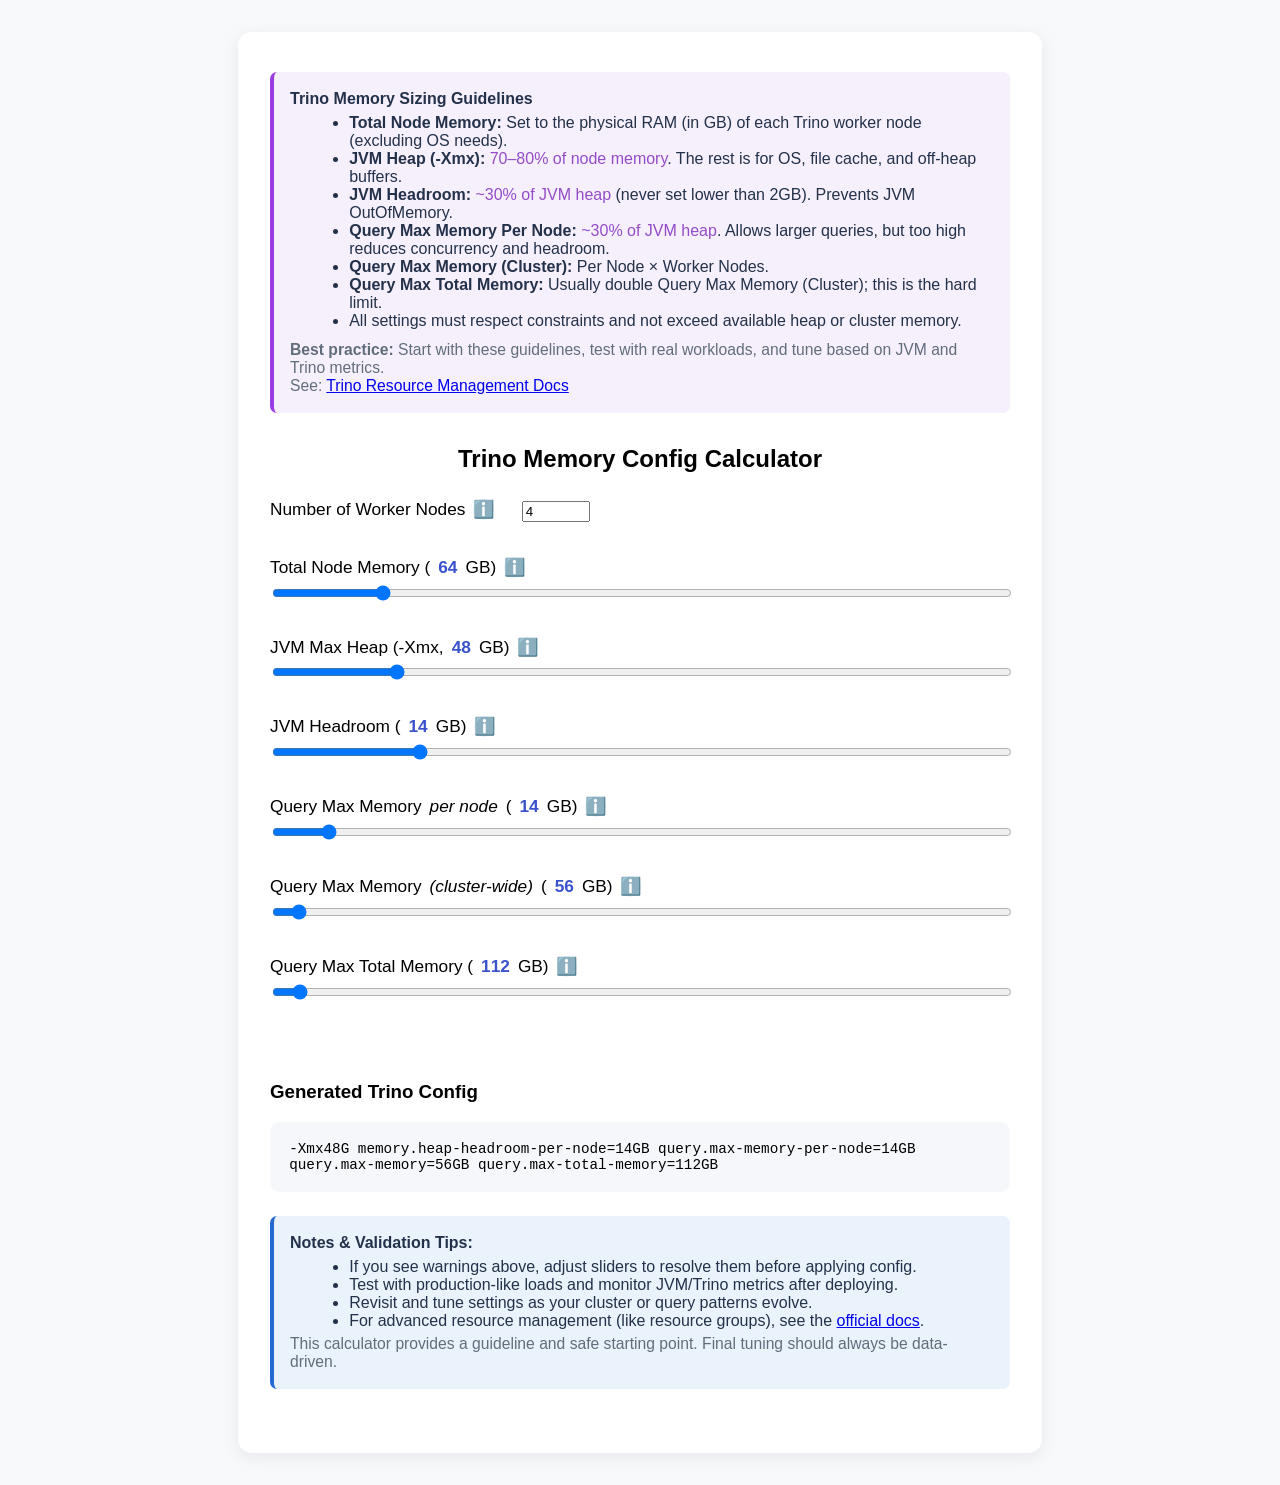
<file: Trino_Memory_Sizing_Guidelines.html>
<!DOCTYPE html>
<html lang="en">
<head>
  <meta charset="UTF-8">
  <title>Trino Memory Calculator</title>
  <style>
    body { font-family: Arial, sans-serif; background: #f7f9fa; margin: 0; padding: 2rem;}
    .container { max-width: 740px; margin: 0 auto; background: #fff; border-radius: 14px; box-shadow: 0 4px 16px #bbc4; padding: 2.5rem 2rem 2rem;}
    h2 { text-align: center; margin-bottom: 1.1em; }
    .setting { margin-bottom: 2em; }
    .label { font-size: 1.08rem; margin-bottom: 0.3rem; display: flex; align-items: center; gap: 8px;}
    .tooltip {
      cursor: pointer; color: #246ad1; border-radius: 50%; background: #eaf3fc; width: 1.2em; height: 1.2em; display: inline-flex; align-items: center; justify-content: center; font-size: 1em; position: relative;
    }
    .tooltip-text {
      display: none; position: absolute; left: 50%; top: 130%; transform: translateX(-50%);
      background: #23272d; color: #fff; padding: 9px 13px; border-radius: 7px; font-size: 0.98em; width: 350px; z-index: 99; box-shadow: 0 2px 8px #0003;
    }
    .tooltip:hover .tooltip-text, .tooltip:focus .tooltip-text { display: block; }
    .value { font-weight: bold; color: #3a52cc;}
    .bar { width: 100%; }
    .output { background: #f5f7fa; border-radius: 10px; padding: 1.2rem; font-family: monospace; margin-top: 1.3em; font-size: 1.1em;}
    .warn { color: #b84d1c; font-weight: bold; padding: 7px 0;}
    .note, .guidelines { background: #eaf3fc; border-left: 4px solid #246ad1; border-radius: 7px; padding: 1.1em 1em; margin-bottom: 2em; color: #23314a;}
    .guidelines { background: #f6f0fc; border-color: #9c3ce5;}
    .small { font-size: 0.98em; color: #626d7c;}
    .row { display: flex; align-items: center; gap: 1.1em;}
    @media (max-width: 600px) {
      .container { padding: 1rem; }
      .tooltip-text { width: 92vw; min-width: 200px;}
      .guidelines, .note { padding: 0.85em 0.6em;}
    }
  </style>
</head>
<body>
  <div class="container">
    <div class="guidelines">
      <b>Trino Memory Sizing Guidelines</b><br>
      <ul style="margin:0.4em 0 0.4em 1.2em;">
        <li><b>Total Node Memory:</b> Set to the physical RAM (in GB) of each Trino worker node (excluding OS needs).</li>
        <li><b>JVM Heap (-Xmx):</b> <span style="color:#944cc7;">70–80% of node memory</span>. The rest is for OS, file cache, and off-heap buffers.</li>
        <li><b>JVM Headroom:</b> <span style="color:#944cc7;">~30% of JVM heap</span> (never set lower than 2GB). Prevents JVM OutOfMemory.</li>
        <li><b>Query Max Memory Per Node:</b> <span style="color:#944cc7;">~30% of JVM heap</span>. Allows larger queries, but too high reduces concurrency and headroom.</li>
        <li><b>Query Max Memory (Cluster):</b> Per Node × Worker Nodes.</li>
        <li><b>Query Max Total Memory:</b> Usually double Query Max Memory (Cluster); this is the hard limit.</li>
        <li>All settings must respect constraints and not exceed available heap or cluster memory.</li>
      </ul>
      <div class="small" style="margin-top:0.7em;">
        <b>Best practice:</b> Start with these guidelines, test with real workloads, and tune based on JVM and Trino metrics.<br>
        See: <a href="https://trino.io/docs/current/admin/properties-resource-management.html" target="_blank">Trino Resource Management Docs</a>
      </div>
    </div>

    <h2>Trino Memory Config Calculator</h2>
    
    <div class="setting row">
      <div class="label">
        Number of Worker Nodes
        <span class="tooltip" tabindex="0">ℹ️
          <span class="tooltip-text">
            The number of Trino worker nodes in your cluster. This affects cluster-wide query memory calculation.
          </span>
        </span>
      </div>
      <input id="nodes" type="number" value="4" min="1" max="128" style="width:60px; margin-left: 10px;">
    </div>

    <div class="setting">
      <div class="label">
        Total Node Memory (<span class="value" id="totalMemVal">64</span> GB)
        <span class="tooltip" tabindex="0">ℹ️
          <span class="tooltip-text">
            The total physical RAM available on a single Trino worker node (in GB).<br>
            <b>Tip:</b> Always leave some memory for the OS and other processes.
          </span>
        </span>
      </div>
      <input class="bar" id="totalMem" type="range" min="32" max="256" value="64">
    </div>
    
    <div class="setting">
      <div class="label">
        JVM Max Heap (-Xmx, <span class="value" id="jvmVal">48</span> GB)
        <span class="tooltip" tabindex="0">ℹ️
          <span class="tooltip-text">
            Heap for the Java Virtual Machine running Trino.<br>
            <b>Recommended:</b> 70–80% of total node memory.<br>
            <b>Don't</b> set too high or you'll risk swapping and performance drops!
          </span>
        </span>
      </div>
      <input class="bar" id="jvm" type="range" min="8" max="256" value="48">
    </div>
    
    <div class="setting">
      <div class="label">
        JVM Headroom (<span class="value" id="headroomVal">14</span> GB)
        <span class="tooltip" tabindex="0">ℹ️
          <span class="tooltip-text">
            Reserved heap for JVM overhead (thread stacks, allocations, garbage collection).<br>
            <b>Recommended:</b> 30% of JVM heap, minimum 2GB.<br>
            Too low risks OutOfMemoryError!
          </span>
        </span>
      </div>
      <input class="bar" id="headroom" type="range" min="2" max="64" value="14">
    </div>
    
    <div class="setting">
      <div class="label">
        Query Max Memory <i>per node</i> (<span class="value" id="qNodeVal">14</span> GB)
        <span class="tooltip" tabindex="0">ℹ️
          <span class="tooltip-text">
            Maximum memory (per node) that can be used for a single query.<br>
            <b>Recommended:</b> 30% of JVM heap.<br>
            <b>Constraint:</b> (Query Max Memory per node + JVM Headroom) &lt; JVM Max Heap.
          </span>
        </span>
      </div>
      <input class="bar" id="qNode" type="range" min="1" max="192" value="14">
    </div>
    
    <div class="setting">
      <div class="label">
        Query Max Memory <i>(cluster-wide)</i> (<span class="value" id="qClusterVal">56</span> GB)
        <span class="tooltip" tabindex="0">ℹ️
          <span class="tooltip-text">
            Maximum memory for a single query, summed across all worker nodes.<br>
            <b>Formula:</b> Query Max Memory per node × Worker Nodes.
          </span>
        </span>
      </div>
      <input class="bar" id="qCluster" type="range" min="1" max="2048" value="56">
    </div>
    
    <div class="setting">
      <div class="label">
        Query Max Total Memory (<span class="value" id="qTotalVal">112</span> GB)
        <span class="tooltip" tabindex="0">ℹ️
          <span class="tooltip-text">
            Hard upper bound on memory for a query (usually double Query Max Memory cluster-wide).<br>
            <b>Constraint:</b> Must be ≥ Query Max Memory (cluster-wide).
          </span>
        </span>
      </div>
      <input class="bar" id="qTotal" type="range" min="1" max="4096" value="112">
    </div>
    
    <div class="warn" id="warning"></div>
    <h3 style="margin-top:1.7em;">Generated Trino Config</h3>
    <div class="output" id="output"></div>

    <div class="note" style="margin-top:1.5em;">
      <b>Notes & Validation Tips:</b>
      <ul style="margin:0.4em 0 0.3em 1.2em;">
        <li>If you see warnings above, adjust sliders to resolve them before applying config.</li>
        <li>Test with production-like loads and monitor JVM/Trino metrics after deploying.</li>
        <li>Revisit and tune settings as your cluster or query patterns evolve.</li>
        <li>For advanced resource management (like resource groups), see the <a href="https://trino.io/docs/current/admin/resource-groups.html" target="_blank">official docs</a>.</li>
      </ul>
      <div class="small">This calculator provides a guideline and safe starting point. Final tuning should always be data-driven.</div>
    </div>
  </div>
  
  <script>
    function clamp(val, min, max) { return Math.max(min, Math.min(val, max)); }
    function update(source) {
      let nodes = +document.getElementById('nodes').value;
      let total = +document.getElementById('totalMem').value;
      let jvm = +document.getElementById('jvm').value;
      let head = +document.getElementById('headroom').value;
      let qnode = +document.getElementById('qNode').value;
      let qcluster = +document.getElementById('qCluster').value;
      let qtotal = +document.getElementById('qTotal').value;

      if(source==='total' || source==='nodes'){
        jvm = clamp(Math.round(total * 0.75), 8, total-2);
        document.getElementById('jvm').value = jvm;
        head = clamp(Math.round(jvm * 0.3), 2, jvm-4);
        document.getElementById('headroom').value = head;
        qnode = clamp(Math.round(jvm * 0.3), 1, jvm-head-1);
        document.getElementById('qNode').value = qnode;
        qcluster = clamp(qnode * nodes, 1, 4096);
        document.getElementById('qCluster').value = qcluster;
        qtotal = clamp(qcluster * 2, qcluster, 4096);
        document.getElementById('qTotal').value = qtotal;
      }
      else if(source==='jvm'){
        total = clamp(jvm + 2, 32, 256);
        document.getElementById('totalMem').value = total;
        head = clamp(Math.round(jvm * 0.3), 2, jvm-4);
        document.getElementById('headroom').value = head;
        qnode = clamp(Math.round(jvm * 0.3), 1, jvm-head-1);
        document.getElementById('qNode').value = qnode;
        qcluster = clamp(qnode * nodes, 1, 4096);
        document.getElementById('qCluster').value = qcluster;
        qtotal = clamp(qcluster * 2, qcluster, 4096);
        document.getElementById('qTotal').value = qtotal;
      }
      else if(source==='headroom'){
        head = clamp(head, 2, jvm-4);
        document.getElementById('headroom').value = head;
        qnode = clamp(qnode, 1, jvm-head-1);
        document.getElementById('qNode').value = qnode;
        qcluster = clamp(qnode * nodes, 1, 4096);
        document.getElementById('qCluster').value = qcluster;
        qtotal = clamp(qcluster * 2, qcluster, 4096);
        document.getElementById('qTotal').value = qtotal;
      }
      else if(source==='qNode'){
        qnode = clamp(qnode, 1, jvm-head-1);
        document.getElementById('qNode').value = qnode;
        qcluster = clamp(qnode * nodes, 1, 4096);
        document.getElementById('qCluster').value = qcluster;
        qtotal = clamp(qcluster * 2, qcluster, 4096);
        document.getElementById('qTotal').value = qtotal;
      }
      else if(source==='qCluster'){
        qcluster = clamp(qcluster, 1, 4096);
        qnode = clamp(Math.floor(qcluster / nodes), 1, jvm-head-1);
        document.getElementById('qNode').value = qnode;
        qcluster = qnode * nodes;
        document.getElementById('qCluster').value = qcluster;
        qtotal = clamp(qcluster * 2, qcluster, 4096);
        document.getElementById('qTotal').value = qtotal;
      }
      else if(source==='qTotal'){
        qtotal = clamp(qtotal, qcluster, 4096);
        document.getElementById('qTotal').value = qtotal;
      }

      document.getElementById('totalMemVal').textContent = document.getElementById('totalMem').value;
      document.getElementById('jvmVal').textContent = document.getElementById('jvm').value;
      document.getElementById('headroomVal').textContent = document.getElementById('headroom').value;
      document.getElementById('qNodeVal').textContent = document.getElementById('qNode').value;
      document.getElementById('qClusterVal').textContent = document.getElementById('qCluster').value;
      document.getElementById('qTotalVal').textContent = document.getElementById('qTotal').value;

      // Warnings
      let warnMsg = "";
      if(+document.getElementById('jvm').value > +document.getElementById('totalMem').value - 2) {
        warnMsg += "⚠️ JVM max heap should be at least 1-2GB less than total node memory.<br>";
      }
      if(+document.getElementById('headroom').value < 2) {
        warnMsg += "⚠️ JVM headroom is low. <b>Recommended minimum: 2GB</b>.<br>";
      }
      if(+document.getElementById('headroom').value > +document.getElementById('jvm').value * 0.5) {
        warnMsg += "⚠️ JVM headroom is unusually high. This may waste memory for queries.<br>";
      }
      if(+document.getElementById('qNode').value + +document.getElementById('headroom').value > +document.getElementById('jvm').value) {
        warnMsg += "⚠️ (Query Max Memory per node + Headroom) exceeds JVM heap. Lower one or both.<br>";
      }
      if(+document.getElementById('qTotal').value < +document.getElementById('qCluster').value) {
        warnMsg += "⚠️ Query Max Total Memory should be at least as high as Query Max Memory (cluster-wide).<br>";
      }
      document.getElementById('warning').innerHTML = warnMsg;

      const config = `
-Xmx${document.getElementById('jvm').value}G
memory.heap-headroom-per-node=${document.getElementById('headroom').value}GB
query.max-memory-per-node=${document.getElementById('qNode').value}GB
query.max-memory=${document.getElementById('qCluster').value}GB
query.max-total-memory=${document.getElementById('qTotal').value}GB
      `.trim();
      document.getElementById('output').textContent = config;
    }

    document.getElementById('nodes').addEventListener('input', ()=>update('nodes'));
    document.getElementById('totalMem').addEventListener('input', ()=>update('total'));
    document.getElementById('jvm').addEventListener('input', ()=>update('jvm'));
    document.getElementById('headroom').addEventListener('input', ()=>update('headroom'));
    document.getElementById('qNode').addEventListener('input', ()=>update('qNode'));
    document.getElementById('qCluster').addEventListener('input', ()=>update('qCluster'));
    document.getElementById('qTotal').addEventListener('input', ()=>update('qTotal'));
    update('total');
  </script>
</body>
</html>
</file>
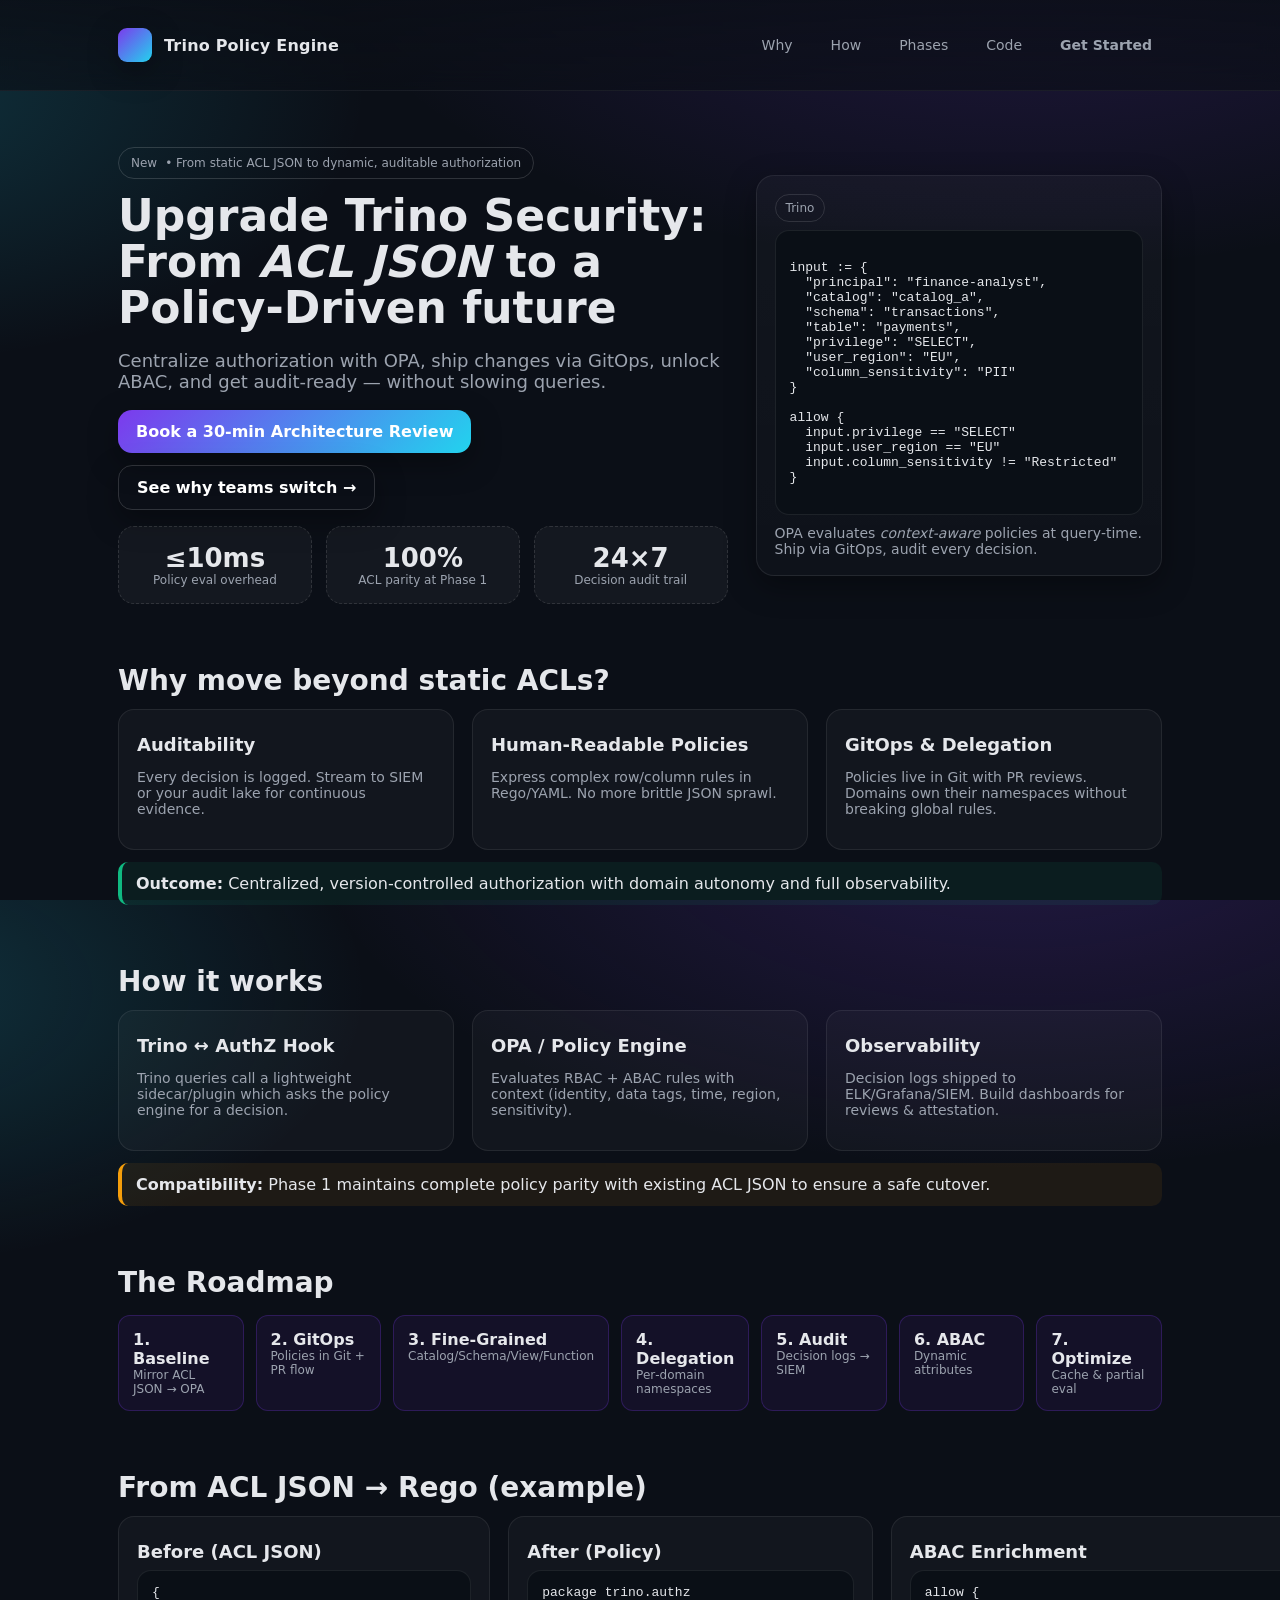
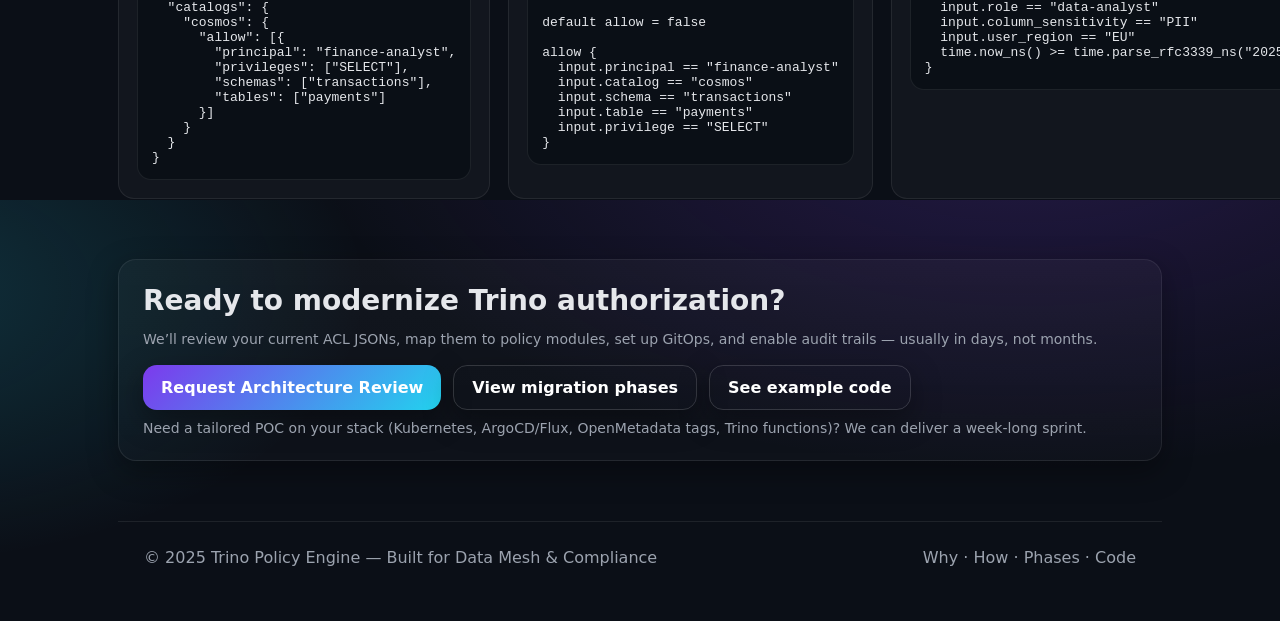
<file: TrinoACL.html>
<!DOCTYPE html>
<html lang="en">
<head>
  <meta charset="utf-8" />
  <meta name="viewport" content="width=device-width, initial-scale=1" />
  <title>Trino ACL → Policy Engine — Secure, Auditable, GitOps-Ready</title>
  <meta name="description" content="Move from static Trino ACL JSON to a centralized policy engine (OPA) with GitOps, ABAC, and audit logs.">
  <style>
    :root{
      --bg:#0b0f17;
      --card:#101827;
      --ink:#e5e7eb;
      --muted:#9ca3af;
      --brand:#7c3aed; /* violet-600 */
      --brand-2:#22d3ee; /* cyan-400 */
      --accent:#10b981; /* emerald-500 */
      --warn:#f59e0b; /* amber-500 */
      --shadow:0 10px 30px rgba(0,0,0,.35);
      --radius:18px;
    }
    *{box-sizing:border-box}
    html,body{margin:0;height:100%;background:radial-gradient(1200px 600px at 80% -10%, rgba(124,58,237,.22), transparent 60%), 
                         radial-gradient(900px 500px at -10% 10%, rgba(34,211,238,.18), transparent 55%), var(--bg); 
               color:var(--ink); font-family: ui-sans-serif, system-ui, -apple-system, Segoe UI, Roboto, Ubuntu, Cantarell, Noto Sans, Arial, "Apple Color Emoji","Segoe UI Emoji";}
    a{color:inherit;text-decoration:none}
    .wrap{max-width:1100px;margin:0 auto;padding:28px}
    header{position:sticky;top:0;background:linear-gradient(180deg, rgba(11,15,23,.85), rgba(11,15,23,.65));backdrop-filter: blur(10px);z-index:40;border-bottom:1px solid rgba(255,255,255,.06)}
    nav{display:flex;align-items:center;gap:18px;justify-content:space-between}
    .brand{display:flex;align-items:center;gap:12px;font-weight:700;letter-spacing:.2px}
    .logo{width:34px;height:34px;border-radius:9px;background:linear-gradient(135deg,var(--brand),var(--brand-2));box-shadow:var(--shadow)}
    .menu{display:flex;gap:18px;font-size:14px;color:var(--muted)}
    .menu a{padding:8px 10px;border-radius:10px}
    .menu a:hover{color:var(--ink);background:rgba(255,255,255,.05)}
    .btn{display:inline-flex;align-items:center;gap:10px;padding:12px 18px;border-radius:14px;
         background:linear-gradient(135deg,var(--brand),var(--brand-2));color:white;font-weight:700;box-shadow:var(--shadow);border:0;cursor:pointer}
    .btn.ghost{background:transparent;border:1px solid rgba(255,255,255,.15);font-weight:600}
    .hero{display:grid;grid-template-columns:1.2fr .8fr;gap:28px;align-items:center;margin-top:28px}
    .badge{display:inline-flex;align-items:center;gap:8px;padding:8px 12px;border:1px solid rgba(255,255,255,.15);border-radius:999px;color:var(--muted);font-size:12px}
    .h1{font-size:44px;line-height:1.05;margin:14px 0 10px}
    .lede{color:var(--muted);font-size:18px}
    .card{background:linear-gradient(180deg, rgba(255,255,255,.03), rgba(255,255,255,.015)); border:1px solid rgba(255,255,255,.08);
          border-radius:var(--radius);box-shadow:var(--shadow)}
    .hero-visual{padding:18px}
    .metric{display:grid;grid-template-columns:repeat(3,1fr);gap:14px;margin-top:16px}
    .kpi{padding:16px;border-radius:16px;background:rgba(255,255,255,.04);border:1px dashed rgba(255,255,255,.12);text-align:center}
    .kpi .num{font-size:26px;font-weight:800}
    .kpi .lbl{font-size:12px;color:var(--muted)}
    .section{margin-top:60px}
    .section h2{font-size:28px;margin:0 0 12px}
    .grid{display:grid;grid-template-columns:repeat(3,1fr);gap:18px}
    .tile{padding:18px;border-radius:16px;border:1px solid rgba(255,255,255,.08);background:rgba(255,255,255,.03)}
    .tile h3{margin:6px 0 8px;font-size:18px}
    .small{color:var(--muted);font-size:14px}
    .code{font-family: ui-monospace, SFMono-Regular, Menlo, Monaco, Consolas, "Liberation Mono", "Courier New", monospace; font-size:13px; white-space:pre; overflow:auto;
          padding:14px;border-radius:14px;background:#0a0f16;border:1px solid rgba(255,255,255,.08)}
    .lane{display:grid;grid-template-columns:repeat(7,1fr);gap:12px;margin-top:16px}
    .step{padding:14px;border-radius:12px;background:rgba(124,58,237,.08);border:1px solid rgba(124,58,237,.25)}
    .step span{display:block;font-size:12px;color:var(--muted)}
    .cta{display:flex;gap:12px;margin-top:18px;flex-wrap:wrap}
    .foot{margin-top:60px;padding:26px;border-top:1px solid rgba(255,255,255,.08);color:var(--muted);display:flex;justify-content:space-between;flex-wrap:wrap;gap:12px}
    .note{border-left:4px solid var(--accent);padding:12px 14px;background:rgba(16,185,129,.08);border-radius:10px}
    .warn{border-left:4px solid var(--warn);padding:12px 14px;background:rgba(245,158,11,.08);border-radius:10px}
    .chip{display:inline-flex;align-items:center;gap:8px;padding:6px 10px;border:1px solid rgba(255,255,255,.12);border-radius:999px;font-size:12px;color:var(--muted)}
    @media (max-width: 900px){ .hero{grid-template-columns:1fr} .grid{grid-template-columns:1fr} .lane{grid-template-columns:1fr} }
  </style>
</head>
<body>
  <header>
    <div class="wrap">
      <nav>
        <div class="brand">
          <div class="logo"></div>
          <div>Trino Policy Engine</div>
        </div>
        <div class="menu">
          <a href="#why">Why</a>
          <a href="#how">How</a>
          <a href="#phases">Phases</a>
          <a href="#code">Code</a>
          <a href="#cta"><b>Get Started</b></a>
        </div>
      </nav>
    </div>
  </header>

  <main class="wrap">
    <!-- HERO -->
    <section class="hero">
      <div>
        <div class="badge">
          <span>New</span> • From static ACL JSON to dynamic, auditable authorization
        </div>
        <h1 class="h1">Upgrade Trino Security: <br/>From <em>ACL JSON</em> to a <strong>Policy‑Driven</strong> future</h1>
        <p class="lede">Centralize authorization with OPA, ship changes via GitOps, unlock ABAC, and get audit‑ready — without slowing queries.</p>
        <div class="cta">
          <a href="#cta" class="btn">Book a 30‑min Architecture Review</a>
          <a href="#why" class="btn ghost">See why teams switch →</a>
        </div>
        <div class="metric">
          <div class="kpi"><div class="num">≤10ms</div><div class="lbl">Policy eval overhead</div></div>
          <div class="kpi"><div class="num">100%</div><div class="lbl">ACL parity at Phase 1</div></div>
          <div class="kpi"><div class="num">24×7</div><div class="lbl">Decision audit trail</div></div>
        </div>
      </div>
      <div class="hero-visual card">
        <div class="chip">Trino</div>
        <div style="height:8px"></div>
        <div class="code">
input := {
  "principal": "finance-analyst",
  "catalog": "catalog_a",
  "schema": "transactions",
  "table": "payments",
  "privilege": "SELECT",
  "user_region": "EU",
  "column_sensitivity": "PII"
}

allow {
  input.privilege == "SELECT"
  input.user_region == "EU"
  input.column_sensitivity != "Restricted"
}
        </div>
        <div style="height:10px"></div>
        <div class="small" style="color:var(--muted)">OPA evaluates <em>context‑aware</em> policies at query‑time. Ship via GitOps, audit every decision.</div>
      </div>
    </section>

    <!-- WHY -->
    <section id="why" class="section">
      <h2>Why move beyond static ACLs?</h2>
      <div class="grid">
        <div class="tile">
          <h3>Auditability</h3>
          <p class="small">Every decision is logged. Stream to SIEM or your audit lake for continuous evidence.</p>
        </div>
        <div class="tile">
          <h3>Human‑Readable Policies</h3>
          <p class="small">Express complex row/column rules in Rego/YAML. No more brittle JSON sprawl.</p>
        </div>
        <div class="tile">
          <h3>GitOps & Delegation</h3>
          <p class="small">Policies live in Git with PR reviews. Domains own their namespaces without breaking global rules.</p>
        </div>
      </div>
      <div style="height:12px"></div>
      <div class="note">
        <strong>Outcome:</strong> Centralized, version‑controlled authorization with domain autonomy and full observability.
      </div>
    </section>

    <!-- HOW -->
    <section id="how" class="section">
      <h2>How it works</h2>
      <div class="grid">
        <div class="tile">
          <h3>Trino ↔ AuthZ Hook</h3>
          <p class="small">Trino queries call a lightweight sidecar/plugin which asks the policy engine for a decision.</p>
        </div>
        <div class="tile">
          <h3>OPA / Policy Engine</h3>
          <p class="small">Evaluates RBAC + ABAC rules with context (identity, data tags, time, region, sensitivity).</p>
        </div>
        <div class="tile">
          <h3>Observability</h3>
          <p class="small">Decision logs shipped to ELK/Grafana/SIEM. Build dashboards for reviews & attestation.</p>
        </div>
      </div>
      <div style="height:12px"></div>
      <div class="warn">
        <strong>Compatibility:</strong> Phase 1 maintains complete policy parity with existing ACL JSON to ensure a safe cutover.
      </div>
    </section>

    <!-- PHASES -->
    <section id="phases" class="section">
      <h2>The Roadmap</h2>
      <div class="lane">
        <div class="step"><b>1. Baseline</b><span>Mirror ACL JSON → OPA</span></div>
        <div class="step"><b>2. GitOps</b><span>Policies in Git + PR flow</span></div>
        <div class="step"><b>3. Fine‑Grained</b><span>Catalog/Schema/View/Function</span></div>
        <div class="step"><b>4. Delegation</b><span>Per‑domain namespaces</span></div>
        <div class="step"><b>5. Audit</b><span>Decision logs → SIEM</span></div>
        <div class="step"><b>6. ABAC</b><span>Dynamic attributes</span></div>
        <div class="step"><b>7. Optimize</b><span>Cache & partial eval</span></div>
      </div>
    </section>

    <!-- CODE -->
    <section id="code" class="section">
      <h2>From ACL JSON → Rego (example)</h2>
      <div class="grid">
        <div class="tile">
          <h3>Before (ACL JSON)</h3>
          <div class="code">{
  "catalogs": {
    "cosmos": {
      "allow": [{
        "principal": "finance-analyst",
        "privileges": ["SELECT"],
        "schemas": ["transactions"],
        "tables": ["payments"]
      }]
    }
  }
}</div>
        </div>
        <div class="tile">
          <h3>After (Policy)</h3>
          <div class="code">package trino.authz

default allow = false

allow {
  input.principal == "finance-analyst"
  input.catalog == "cosmos"
  input.schema == "transactions"
  input.table == "payments"
  input.privilege == "SELECT"
}</div>
        </div>
        <div class="tile">
          <h3>ABAC Enrichment</h3>
          <div class="code">allow {
  input.role == "data-analyst"
  input.column_sensitivity == "PII"
  input.user_region == "EU"
  time.now_ns() >= time.parse_rfc3339_ns("2025-01-01T00:00:00Z")
}</div>
        </div>
      </div>
    </section>

    <!-- CTA -->
    <section id="cta" class="section card" style="padding:24px">
      <h2>Ready to modernize Trino authorization?</h2>
      <p class="small">We’ll review your current ACL JSONs, map them to policy modules, set up GitOps, and enable audit trails — usually in days, not months.</p>
      <div class="cta">
        <a class="btn" href="mailto:contact@example.com?subject=Trino%20Policy%20Engine%20Review">Request Architecture Review</a>
        <a class="btn ghost" href="#phases">View migration phases</a>
        <a class="btn ghost" href="#code">See example code</a>
      </div>
      <div style="height:10px"></div>
      <div class="small" style="color:var(--muted)">Need a tailored POC on your stack (Kubernetes, ArgoCD/Flux, OpenMetadata tags, Trino functions)? We can deliver a week-long sprint.</div>
    </section>

    <!-- FOOTER -->
    <footer class="foot">
      <div>© 2025 Trino Policy Engine — Built for Data Mesh & Compliance</div>
      <div>
        <a href="#why">Why</a> · <a href="#how">How</a> · <a href="#phases">Phases</a> · <a href="#code">Code</a>
      </div>
    </footer>
  </main>

  <script>
    // Smooth scrolling for internal anchors
    document.querySelectorAll('a[href^="#"]').forEach(a => {
      a.addEventListener('click', e => {
        const id = a.getAttribute('href').slice(1);
        const el = document.getElementById(id);
        if(el){
          e.preventDefault();
          el.scrollIntoView({behavior:'smooth', block:'start'});
        }
      })
    });
  </script>
</body>
</html>
</file>
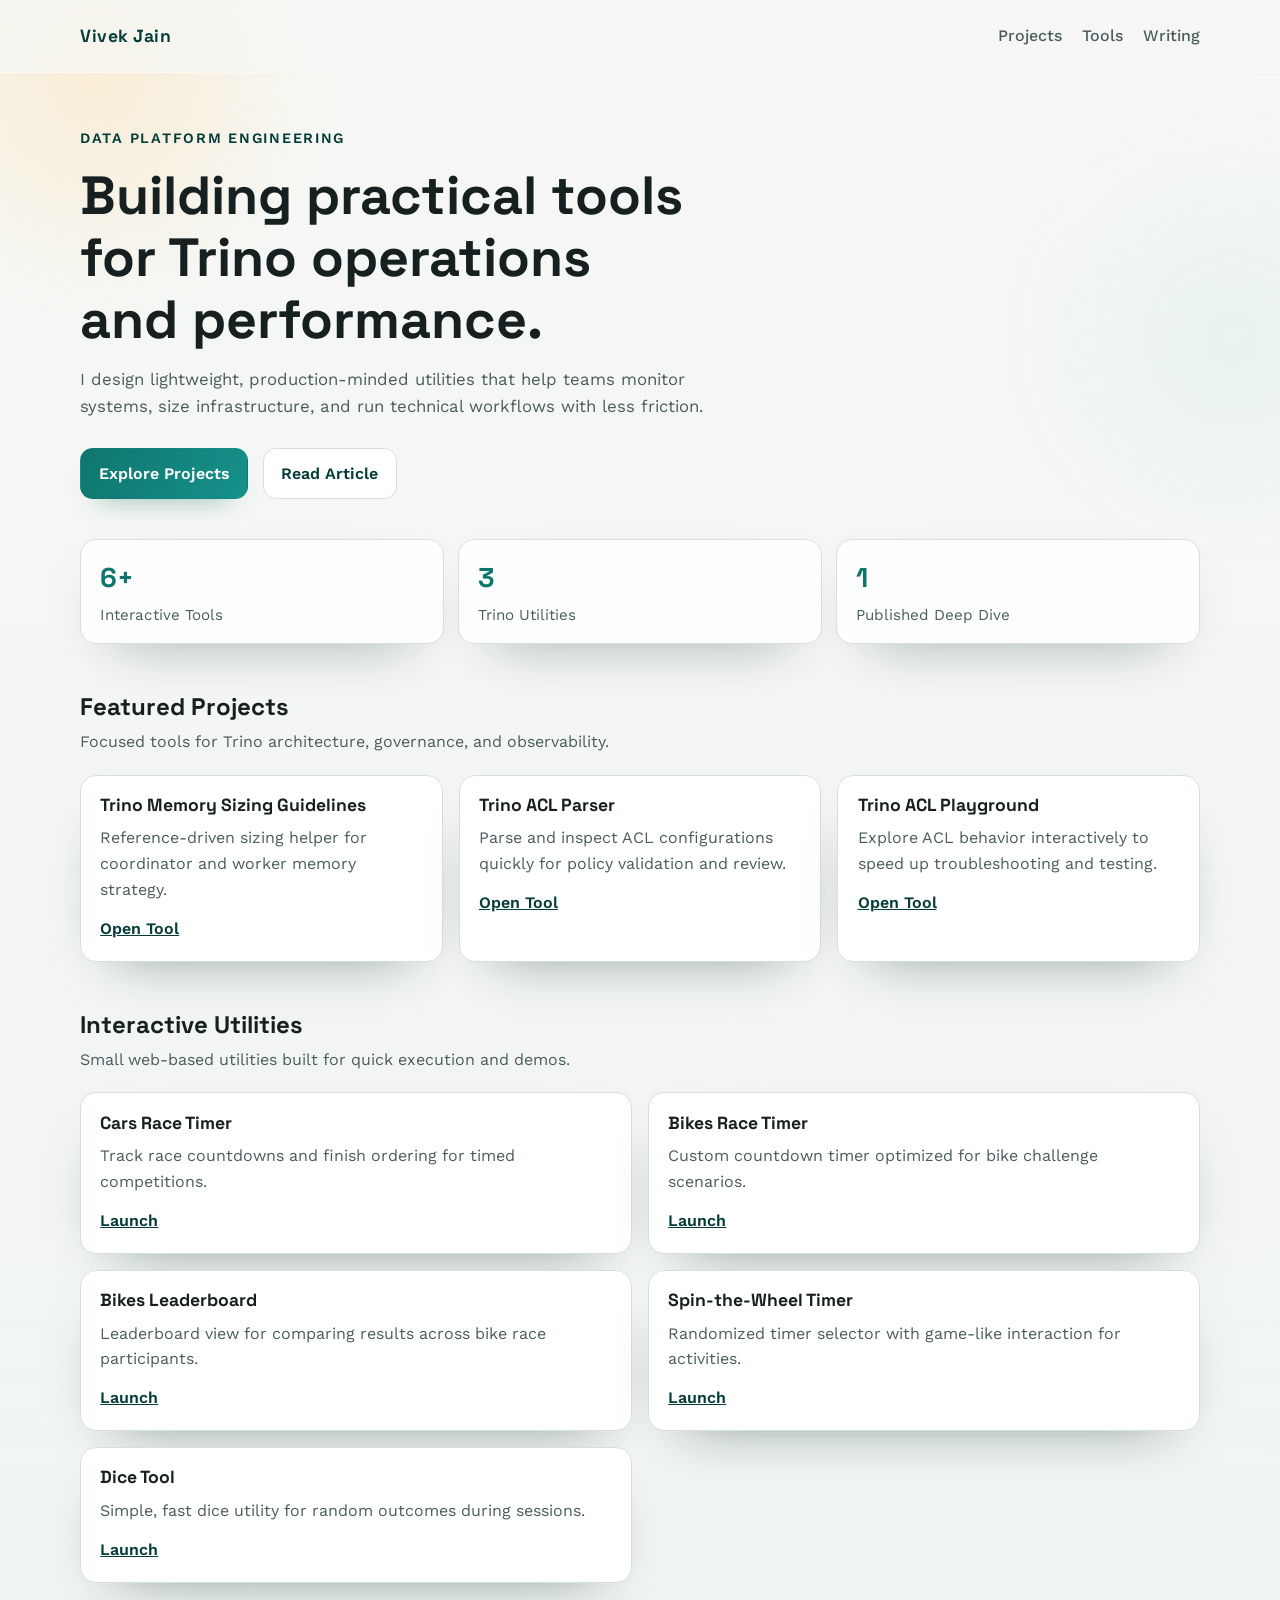
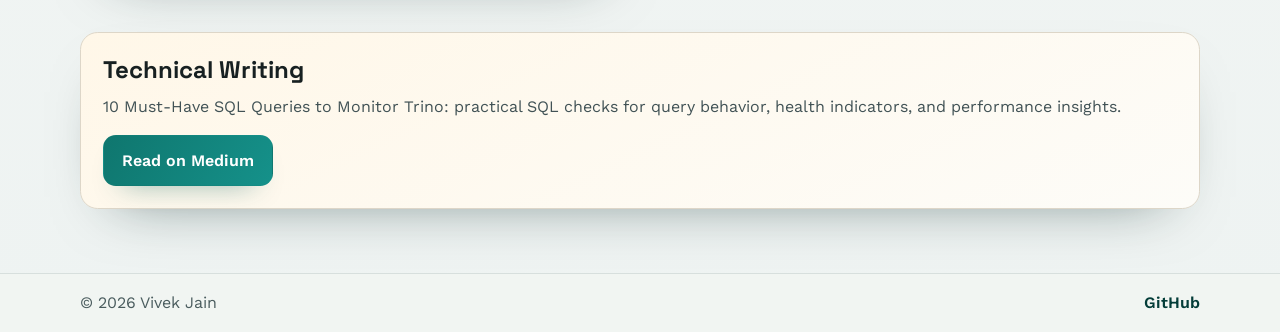
<file: archive/legacy-home.html>
<!DOCTYPE html>
<html lang="en">
  <head>
    <meta charset="UTF-8" />
    <meta name="viewport" content="width=device-width, initial-scale=1.0" />
    <title>Vivek Jain | Data &amp; Platform Projects</title>
    <meta
      name="description"
      content="Vivek Jain's project website featuring Trino engineering tools, interactive utilities, and technical writing."
    />
    <link rel="preconnect" href="https://fonts.googleapis.com" />
    <link rel="preconnect" href="https://fonts.gstatic.com" crossorigin />
    <link
      href="https://fonts.googleapis.com/css2?family=Space+Grotesk:wght@500;700&amp;family=Work+Sans:wght@400;500;600&amp;display=swap"
      rel="stylesheet"
    />
    <link rel="stylesheet" href="legacy-styles.css" />
  </head>
  <body>
    <div class="bg-shape bg-shape-left" aria-hidden="true"></div>
    <div class="bg-shape bg-shape-right" aria-hidden="true"></div>

    <header class="topbar">
      <div class="container topbar-inner">
        <a class="brand" href="#">Vivek Jain</a>
        <nav class="nav-links" aria-label="Primary">
          <a href="#projects">Projects</a>
          <a href="#tools">Tools</a>
          <a href="#writing">Writing</a>
        </nav>
      </div>
    </header>

    <main class="container">
      <section class="hero reveal">
        <p class="eyebrow">Data Platform Engineering</p>
        <h1>Building practical tools for Trino operations and performance.</h1>
        <p class="hero-copy">
          I design lightweight, production-minded utilities that help teams
          monitor systems, size infrastructure, and run technical workflows with
          less friction.
        </p>
        <div class="hero-actions">
          <a class="btn btn-primary" href="#projects">Explore Projects</a>
          <a class="btn btn-secondary" href="#writing">Read Article</a>
        </div>
      </section>

      <section class="metrics reveal" aria-label="Site statistics">
        <article class="metric-card">
          <p class="metric-value">6+</p>
          <p class="metric-label">Interactive Tools</p>
        </article>
        <article class="metric-card">
          <p class="metric-value">3</p>
          <p class="metric-label">Trino Utilities</p>
        </article>
        <article class="metric-card">
          <p class="metric-value">1</p>
          <p class="metric-label">Published Deep Dive</p>
        </article>
      </section>

      <section id="projects" class="section reveal">
        <div class="section-head">
          <h2>Featured Projects</h2>
          <p>Focused tools for Trino architecture, governance, and observability.</p>
        </div>
        <div class="card-grid">
          <article class="project-card">
            <h3>Trino Memory Sizing Guidelines</h3>
            <p>Reference-driven sizing helper for coordinator and worker memory strategy.</p>
            <a href="Trino_Memory_Sizing_Guidelines.html">Open Tool</a>
          </article>
          <article class="project-card">
            <h3>Trino ACL Parser</h3>
            <p>Parse and inspect ACL configurations quickly for policy validation and review.</p>
            <a href="Trino_ACL_Parser.html">Open Tool</a>
          </article>
          <article class="project-card">
            <h3>Trino ACL Playground</h3>
            <p>Explore ACL behavior interactively to speed up troubleshooting and testing.</p>
            <a href="TrinoACL.html">Open Tool</a>
          </article>
        </div>
      </section>

      <section id="tools" class="section reveal">
        <div class="section-head">
          <h2>Interactive Utilities</h2>
          <p>Small web-based utilities built for quick execution and demos.</p>
        </div>
        <div class="card-grid card-grid-2">
          <article class="project-card">
            <h3>Cars Race Timer</h3>
            <p>Track race countdowns and finish ordering for timed competitions.</p>
            <a href="Timer_Cars.html">Launch</a>
          </article>
          <article class="project-card">
            <h3>Bikes Race Timer</h3>
            <p>Custom countdown timer optimized for bike challenge scenarios.</p>
            <a href="Timer_Bikes.html">Launch</a>
          </article>
          <article class="project-card">
            <h3>Bikes Leaderboard</h3>
            <p>Leaderboard view for comparing results across bike race participants.</p>
            <a href="Timer_Bikes_Leaderboard.html">Launch</a>
          </article>
          <article class="project-card">
            <h3>Spin-the-Wheel Timer</h3>
            <p>Randomized timer selector with game-like interaction for activities.</p>
            <a href="Spin-the-Wheel-Timer.html">Launch</a>
          </article>
          <article class="project-card">
            <h3>Dice Tool</h3>
            <p>Simple, fast dice utility for random outcomes during sessions.</p>
            <a href="Dice.html">Launch</a>
          </article>
        </div>
      </section>

      <section id="writing" class="section highlight reveal">
        <div class="section-head">
          <h2>Technical Writing</h2>
        </div>
        <p>
          10 Must-Have SQL Queries to Monitor Trino: practical SQL checks for
          query behavior, health indicators, and performance insights.
        </p>
        <a
          class="btn btn-primary"
          href="https://medium.com/@vjain143/10-must-have-sql-queries-to-monitor-trino-unlocking-insights-from-the-trino-events-trino-queries-035f0cc27d80"
          target="_blank"
          rel="noopener noreferrer"
        >
          Read on Medium
        </a>
      </section>
    </main>

    <footer class="footer">
      <div class="container footer-inner">
        <p>&copy; <span id="year"></span> Vivek Jain</p>
        <a href="https://github.com/vjain143" target="_blank" rel="noopener noreferrer">
          GitHub
        </a>
      </div>
    </footer>

    <script>
      document.getElementById("year").textContent = new Date().getFullYear();
    </script>
  </body>
</html>
</file>
<file: styles.css>
:root {
  --bg: #060606;
  --bg-2: #0f0f10;
  --surface: #131416ee;
  --surface-strong: #17181b;
  --text: #f1f3f5;
  --muted: #b4bac2;
  --line: #2f3238;
  --primary: #c6ccd2;
  --secondary: #f0f3f7;
  --ink: #edf1f6;
  --shadow: 0 30px 54px -34px rgba(0, 0, 0, 0.88);
}

*,
*::before,
*::after {
  box-sizing: border-box;
}

html,
body {
  margin: 0;
  padding: 0;
}

body {
  background: linear-gradient(180deg, var(--bg) 0%, #0a0a0a 56%, var(--bg-2) 100%);
  color: var(--text);
  font-family: "IBM Plex Sans", sans-serif;
  line-height: 1.6;
  min-height: 100vh;
  overflow-x: hidden;
  position: relative;
}

a {
  color: var(--ink);
}

.wrap {
  width: min(1120px, 92%);
  margin-inline: auto;
}

.orb {
  position: fixed;
  width: 28rem;
  height: 28rem;
  border-radius: 50%;
  pointer-events: none;
  z-index: -1;
  filter: blur(20px);
  opacity: 0.42;
}

.orb-sun {
  background: radial-gradient(circle at 34% 34%, #62666b, #62666b00 70%);
  top: -9rem;
  left: -7rem;
}

.orb-sea {
  background: radial-gradient(circle at 40% 30%, #9da4ac, #9da4ac00 72%);
  right: -10rem;
  top: 4rem;
}

.orb-sky {
  background: radial-gradient(circle at 50% 50%, #777d85, #777d8500 72%);
  right: 18%;
  bottom: -15rem;
}

.site-header {
  position: sticky;
  top: 0;
  z-index: 10;
  backdrop-filter: blur(12px);
  background: #090909cf;
  border-bottom: 1px solid #30343b77;
}

.nav-shell {
  display: flex;
  align-items: center;
  justify-content: space-between;
  min-height: 4.4rem;
}

.logo {
  text-decoration: none;
  font-family: "Sora", sans-serif;
  font-size: 1.2rem;
  font-weight: 800;
  color: #f7f9fc;
  letter-spacing: 0.08em;
}

.nav-links {
  display: flex;
  flex-wrap: wrap;
  gap: 1rem;
}

.nav-links a {
  text-decoration: none;
  color: var(--muted);
  font-weight: 500;
  transition: color 180ms ease;
}

.nav-links a:hover {
  color: #f4f7fb;
}

main {
  padding: 3rem 0 4rem;
}

h1,
h2,
h3 {
  margin: 0;
  line-height: 1.12;
  font-family: "Sora", sans-serif;
  letter-spacing: 0.01em;
}

h1 {
  font-size: clamp(2.4rem, 4vw + 1rem, 4.3rem);
}

h2 {
  font-size: clamp(1.55rem, 1.2vw + 1.1rem, 2.3rem);
}

h3 {
  font-size: 1.15rem;
}

.hero {
  display: grid;
  grid-template-columns: 1.45fr 1fr;
  gap: 1.15rem;
  align-items: stretch;
}

.hero-copy,
.hero-panel,
.card,
.metric-card,
.flow-card {
  border-radius: 1.05rem;
  border: 1px solid var(--line);
  box-shadow: var(--shadow);
}

.hero-copy {
  background: linear-gradient(145deg, #15171aeb, #101113e0);
  padding: 1.9rem;
}

.eyebrow {
  margin: 0;
  font-size: 0.78rem;
  text-transform: uppercase;
  letter-spacing: 0.14em;
  font-weight: 700;
  color: #d5dae1;
}

.lead {
  margin: 0.95rem 0 0;
  color: var(--muted);
  max-width: 42rem;
  font-size: 1.08rem;
}

.hero-actions {
  margin-top: 1.5rem;
  display: flex;
  flex-wrap: wrap;
  gap: 0.75rem;
}

.btn {
  display: inline-flex;
  align-items: center;
  border-radius: 0.78rem;
  text-decoration: none;
  font-weight: 700;
  padding: 0.7rem 1.08rem;
  border: 1px solid transparent;
  transition: transform 180ms ease, box-shadow 180ms ease;
}

.btn:hover {
  transform: translateY(-2px);
}

.btn-primary {
  background: linear-gradient(125deg, #5d636b, #aeb4bb);
  color: #050607;
  box-shadow: 0 18px 34px -22px rgba(160, 168, 176, 0.62);
}

.btn-secondary {
  background: linear-gradient(125deg, #8d949d, #edf1f5);
  color: #08090a;
  box-shadow: 0 18px 34px -22px rgba(165, 173, 182, 0.58);
}

.quick-facts {
  margin: 1.25rem 0 0;
  padding: 0;
  list-style: none;
  display: flex;
  flex-wrap: wrap;
  gap: 0.5rem;
}

.quick-facts li {
  background: #1a1d21;
  border: 1px solid #3a3f46;
  padding: 0.36rem 0.66rem;
  border-radius: 999px;
  font-size: 0.9rem;
  color: #d8dde4;
}

.hero-panel {
  background: linear-gradient(150deg, #191c20 0%, #111316 100%);
  padding: 1.55rem;
  position: relative;
  overflow: hidden;
}

.hero-panel::after {
  content: "";
  position: absolute;
  width: 9rem;
  height: 9rem;
  border-radius: 50%;
  background: radial-gradient(circle, #717880, #71788000 70%);
  top: -3.5rem;
  right: -2.8rem;
  opacity: 0.7;
}

.panel-label {
  margin: 0;
  font-size: 0.78rem;
  text-transform: uppercase;
  font-weight: 700;
  letter-spacing: 0.11em;
  color: #c4cad2;
}

.hero-panel h2 {
  margin-top: 0.55rem;
}

.hero-panel p {
  margin: 0.65rem 0 0;
  color: var(--muted);
}

.tech-stack {
  margin-top: 1rem;
  display: flex;
  flex-wrap: wrap;
  gap: 0.45rem;
}

.tech-stack span {
  border-radius: 999px;
  border: 1px solid #3d434b;
  background: #202328c9;
  color: #d3d9e0;
  font-weight: 600;
  font-size: 0.84rem;
  padding: 0.34rem 0.62rem;
}

.panel-link {
  margin-top: 1.1rem;
  display: inline-flex;
  font-weight: 700;
  text-decoration: none;
  color: #dbe0e7;
}

.section {
  margin-top: 3.05rem;
}

.section-head p {
  margin: 0.55rem 0 0;
  color: var(--muted);
  max-width: 48rem;
}

.section-head p a {
  display: inline-flex;
  margin-left: 0.45rem;
  color: #e6ebf2;
  font-weight: 700;
  text-decoration: none;
}

.section-head code {
  border: 1px solid #3d434b;
  background: #202328c9;
  color: #e3e7ee;
  border-radius: 0.35rem;
  padding: 0.05rem 0.35rem;
}

.profile-grid {
  margin-top: 1.25rem;
  display: grid;
  grid-template-columns: repeat(2, minmax(0, 1fr));
  gap: 1rem;
}

.card {
  background: var(--surface);
  padding: 1.2rem;
}

.card p {
  margin: 0.6rem 0 0;
  color: var(--muted);
}

.card a {
  display: inline-flex;
  margin-top: 0.65rem;
  font-weight: 700;
  text-decoration: none;
  color: #dde3ea;
}

.feature-grid {
  margin-top: 1.2rem;
  display: grid;
  grid-template-columns: 1.15fr 1fr;
  gap: 1rem;
}

.card-strong {
  background: linear-gradient(135deg, #191b1f 0%, #121417 100%);
}

.check-list {
  margin: 0.8rem 0 0;
  padding-left: 1.1rem;
  color: var(--muted);
}

.check-list li + li {
  margin-top: 0.5rem;
}

.link-row {
  margin-top: 1rem;
  display: flex;
  flex-wrap: wrap;
  gap: 0.95rem;
}

.link-row a {
  text-decoration: none;
  color: #dce1e8;
  font-weight: 700;
}

.metric-grid {
  display: grid;
  gap: 0.85rem;
  grid-template-columns: repeat(2, minmax(0, 1fr));
}

.metric-card {
  background: var(--surface-strong);
  padding: 1rem 1.05rem;
}

.metric-value {
  margin: 0;
  font-family: "Sora", sans-serif;
  color: #f0f3f7;
  font-size: 1.6rem;
  font-weight: 800;
}

.metric-label {
  margin: 0.25rem 0 0;
  color: var(--muted);
}

.flow-grid {
  margin-top: 1.2rem;
  display: grid;
  gap: 0.9rem;
  grid-template-columns: repeat(3, minmax(0, 1fr));
}

.flow-card {
  background: #1a1c20;
  padding: 1.05rem;
}

.flow-card span {
  display: inline-flex;
  font-family: "Sora", sans-serif;
  font-weight: 800;
  color: #f1f4f8;
}

.flow-card h3 {
  margin-top: 0.35rem;
}

.flow-card p {
  margin: 0.5rem 0 0;
  color: var(--muted);
}

.project-grid {
  margin-top: 1.2rem;
  display: grid;
  grid-template-columns: repeat(3, minmax(0, 1fr));
  gap: 1rem;
}

.area-grid {
  margin-top: 1.1rem;
  display: grid;
  grid-template-columns: repeat(3, minmax(0, 1fr));
  gap: 0.85rem;
}

.area-card {
  background: var(--surface);
  border: 1px solid var(--line);
  border-radius: 1.05rem;
  box-shadow: var(--shadow);
  padding: 1rem;
}

.area-card p {
  margin: 0.5rem 0 0;
  color: var(--muted);
}

.area-tags {
  margin-top: 0.65rem;
  color: #dfe4eb;
  font-size: 0.9rem;
  font-weight: 600;
}

.area-links {
  margin-top: 0.7rem;
  display: flex;
  flex-wrap: wrap;
  gap: 0.45rem;
}

.area-links a {
  text-decoration: none;
  border: 1px solid #3d434b;
  background: #202328c9;
  border-radius: 999px;
  color: #d7dde4;
  padding: 0.24rem 0.58rem;
  font-size: 0.82rem;
  font-weight: 600;
}

.component-code-grid {
  margin-top: 1rem;
  display: grid;
  grid-template-columns: repeat(2, minmax(0, 1fr));
  gap: 0.9rem;
}

.code-card {
  background: #121417;
  border: 1px solid var(--line);
  border-radius: 1.05rem;
  box-shadow: var(--shadow);
  padding: 1rem;
}

.code-card h3 {
  margin-bottom: 0.65rem;
}

.code-card pre {
  margin: 0;
  border: 1px solid #31353b;
  border-radius: 0.78rem;
  background: #0b0c0e;
  overflow-x: auto;
  padding: 0.85rem;
}

.code-card code {
  font-family: "SFMono-Regular", Menlo, Consolas, "Liberation Mono", monospace;
  color: #d8dee7;
  font-size: 0.83rem;
  line-height: 1.45;
}

.site-footer {
  border-top: 1px solid #2b2e35;
  background: #090a0b;
  padding: 1rem 0;
}

.footer-shell {
  display: flex;
  justify-content: space-between;
  align-items: center;
  gap: 1rem;
}

.site-footer p {
  margin: 0;
  color: var(--muted);
}

.footer-links {
  display: flex;
  flex-wrap: wrap;
  gap: 0.95rem;
}

.footer-links a {
  text-decoration: none;
  color: #e2e7ee;
  font-weight: 700;
}

.archive-layout {
  padding: 2.25rem 0 3.5rem;
}

.archive-head {
  margin-bottom: 1.1rem;
}

.archive-head p {
  margin: 0.5rem 0 0;
  max-width: 48rem;
  color: var(--muted);
}

.archive-grid {
  display: grid;
  grid-template-columns: repeat(3, minmax(0, 1fr));
  gap: 0.9rem;
}

.archive-grid a {
  margin-top: 0.5rem;
}

.articles-layout {
  padding: 2.25rem 0 3.5rem;
}

.articles-head p {
  margin: 0.55rem 0 0;
  max-width: 42rem;
  color: var(--muted);
}

.articles-grid {
  margin-top: 1.2rem;
  display: grid;
  grid-template-columns: repeat(2, minmax(0, 1fr));
  gap: 1rem;
}

.article-card {
  background: var(--surface);
  border: 1px solid var(--line);
  border-radius: 1.05rem;
  box-shadow: var(--shadow);
  padding: 1.15rem;
}

.article-card h3 {
  font-size: 1.05rem;
}

.article-meta {
  margin: 0.45rem 0 0;
  color: var(--muted);
  font-size: 0.94rem;
}

.article-card a {
  display: inline-flex;
  margin-top: 0.72rem;
  text-decoration: none;
  font-weight: 700;
  color: #f1f4f8;
}

.metrics-row {
  margin-top: 0.8rem;
  display: flex;
  flex-wrap: wrap;
  gap: 0.45rem;
}

.metric-item {
  border: 1px solid #3d434b;
  background: #202328c9;
  border-radius: 999px;
  color: #d7dde4;
  padding: 0.26rem 0.6rem;
  font-size: 0.82rem;
  font-weight: 600;
}

.reveal {
  opacity: 0;
  transform: translateY(22px);
  transition: opacity 650ms cubic-bezier(0.2, 0.8, 0.2, 1),
    transform 650ms cubic-bezier(0.2, 0.8, 0.2, 1);
}

.reveal.is-visible {
  opacity: 1;
  transform: translateY(0);
}

@media (max-width: 1020px) {
  .hero,
  .feature-grid,
  .component-code-grid {
    grid-template-columns: 1fr;
  }

  .flow-grid {
    grid-template-columns: repeat(2, minmax(0, 1fr));
  }

  .project-grid,
  .archive-grid,
  .articles-grid,
  .area-grid {
    grid-template-columns: repeat(2, minmax(0, 1fr));
  }
}

@media (max-width: 700px) {
  .nav-shell {
    min-height: 4rem;
  }

  main {
    padding-top: 2.1rem;
  }

  .profile-grid,
  .metric-grid,
  .flow-grid,
  .project-grid,
  .archive-grid,
  .articles-grid,
  .area-grid {
    grid-template-columns: 1fr;
  }

  .hero-copy,
  .hero-panel {
    padding: 1.2rem;
  }
}
</file>
<file: archive/legacy-styles.css>
:root {
  --bg: #f6f7f4;
  --surface: #ffffffd9;
  --surface-strong: #ffffff;
  --text: #172021;
  --muted: #4a5c5e;
  --line: #d7dfdd;
  --accent: #0f766e;
  --accent-2: #e8a13e;
  --accent-ink: #043d39;
  --shadow: 0 24px 60px -36px rgba(6, 37, 35, 0.55);
}

*,
*::before,
*::after {
  box-sizing: border-box;
}

html,
body {
  margin: 0;
  padding: 0;
}

body {
  min-height: 100vh;
  background: linear-gradient(180deg, #f7f8f5 0%, #eef3f2 100%);
  color: var(--text);
  font-family: "Work Sans", sans-serif;
  line-height: 1.6;
  position: relative;
  overflow-x: hidden;
}

.bg-shape {
  position: fixed;
  width: 30rem;
  height: 30rem;
  border-radius: 50%;
  filter: blur(24px);
  opacity: 0.28;
  pointer-events: none;
  z-index: -1;
}

.bg-shape-left {
  top: -10rem;
  left: -9rem;
  background: radial-gradient(circle at center, #ffcf7f, #ffb74d00 65%);
}

.bg-shape-right {
  top: 6rem;
  right: -12rem;
  background: radial-gradient(circle at center, #00a3a333, #00a3a300 70%);
}

.container {
  width: min(1120px, 92%);
  margin-inline: auto;
}

.topbar {
  position: sticky;
  top: 0;
  z-index: 5;
  backdrop-filter: blur(10px);
  border-bottom: 1px solid #ffffff66;
  background: #f6f7f4b8;
}

.topbar-inner {
  display: flex;
  justify-content: space-between;
  align-items: center;
  min-height: 4.5rem;
}

.brand {
  font-family: "Space Grotesk", sans-serif;
  font-size: 1.1rem;
  font-weight: 700;
  letter-spacing: 0.03em;
  color: var(--accent-ink);
  text-decoration: none;
}

.nav-links {
  display: flex;
  gap: 1.25rem;
}

.nav-links a {
  text-decoration: none;
  color: var(--muted);
  font-weight: 500;
  transition: color 180ms ease;
}

.nav-links a:hover {
  color: var(--accent);
}

main {
  padding-block: 3.25rem 4rem;
}

.hero {
  max-width: 52rem;
}

.eyebrow {
  display: inline-block;
  margin: 0;
  color: var(--accent-ink);
  font-weight: 600;
  font-size: 0.9rem;
  text-transform: uppercase;
  letter-spacing: 0.12em;
}

h1,
h2,
h3 {
  margin: 0;
  font-family: "Space Grotesk", sans-serif;
  line-height: 1.15;
}

h1 {
  margin-top: 0.9rem;
  font-size: clamp(2rem, 2.7vw + 1.2rem, 3.6rem);
  text-wrap: balance;
}

.hero-copy {
  margin: 1rem 0 0;
  max-width: 42rem;
  color: var(--muted);
  font-size: 1.05rem;
}

.hero-actions {
  margin-top: 1.75rem;
  display: flex;
  gap: 0.9rem;
  flex-wrap: wrap;
}

.btn {
  text-decoration: none;
  font-weight: 600;
  border-radius: 0.8rem;
  padding: 0.72rem 1.1rem;
  display: inline-flex;
  align-items: center;
  border: 1px solid transparent;
  transition: transform 180ms ease, box-shadow 220ms ease, background 180ms ease;
}

.btn:hover {
  transform: translateY(-1px);
}

.btn-primary {
  background: linear-gradient(120deg, var(--accent), #15918a);
  color: #fff;
  box-shadow: 0 14px 28px -20px rgba(10, 100, 93, 0.85);
}

.btn-secondary {
  color: var(--accent-ink);
  border-color: var(--line);
  background: #fff;
}

.metrics {
  margin-top: 2.5rem;
  display: grid;
  grid-template-columns: repeat(3, minmax(0, 1fr));
  gap: 0.9rem;
}

.metric-card {
  border: 1px solid var(--line);
  border-radius: 1rem;
  background: var(--surface);
  padding: 1rem 1.2rem;
  box-shadow: var(--shadow);
}

.metric-value {
  margin: 0;
  color: var(--accent);
  font-family: "Space Grotesk", sans-serif;
  font-size: 1.7rem;
  font-weight: 700;
}

.metric-label {
  margin: 0.2rem 0 0;
  color: var(--muted);
  font-size: 0.95rem;
}

.section {
  margin-top: 3.1rem;
}

.section-head p {
  margin: 0.5rem 0 0;
  color: var(--muted);
  max-width: 42rem;
}

.card-grid {
  margin-top: 1.25rem;
  display: grid;
  grid-template-columns: repeat(3, minmax(0, 1fr));
  gap: 1rem;
}

.card-grid-2 {
  grid-template-columns: repeat(2, minmax(0, 1fr));
}

.project-card {
  background: var(--surface-strong);
  border: 1px solid var(--line);
  border-radius: 1rem;
  padding: 1.2rem;
  box-shadow: var(--shadow);
  transition: transform 190ms ease, border-color 190ms ease;
}

.project-card:hover {
  transform: translateY(-3px);
  border-color: #b8cecb;
}

.project-card h3 {
  font-size: 1.1rem;
}

.project-card p {
  margin: 0.65rem 0 0.85rem;
  color: var(--muted);
}

.project-card a {
  color: var(--accent-ink);
  font-weight: 600;
}

.highlight {
  border: 1px solid #ddd6c8;
  border-radius: 1.1rem;
  background: linear-gradient(155deg, #fff7e8, #fdfcf8);
  padding: 1.4rem;
  box-shadow: var(--shadow);
}

.highlight p {
  margin: 0.65rem 0 1rem;
  color: #415255;
}

.footer {
  border-top: 1px solid var(--line);
  background: #f1f5f2;
  padding-block: 1rem;
}

.footer-inner {
  display: flex;
  justify-content: space-between;
  align-items: center;
  gap: 1rem;
}

.footer p {
  margin: 0;
  color: var(--muted);
}

.footer a {
  color: var(--accent-ink);
  text-decoration: none;
  font-weight: 600;
}

@keyframes riseIn {
  from {
    opacity: 0;
    transform: translateY(22px);
  }

  to {
    opacity: 1;
    transform: translateY(0);
  }
}

.reveal {
  animation: riseIn 660ms cubic-bezier(0.2, 0.8, 0.2, 1) both;
}

.metrics.reveal {
  animation-delay: 100ms;
}

#projects.reveal {
  animation-delay: 140ms;
}

#tools.reveal {
  animation-delay: 210ms;
}

#writing.reveal {
  animation-delay: 280ms;
}

@media (max-width: 920px) {
  .metrics,
  .card-grid,
  .card-grid-2 {
    grid-template-columns: 1fr;
  }
}

@media (max-width: 680px) {
  .topbar-inner {
    min-height: 4rem;
  }

  .nav-links {
    gap: 0.85rem;
  }

  .nav-links a {
    font-size: 0.92rem;
  }

  main {
    padding-top: 2rem;
  }
}
</file>
